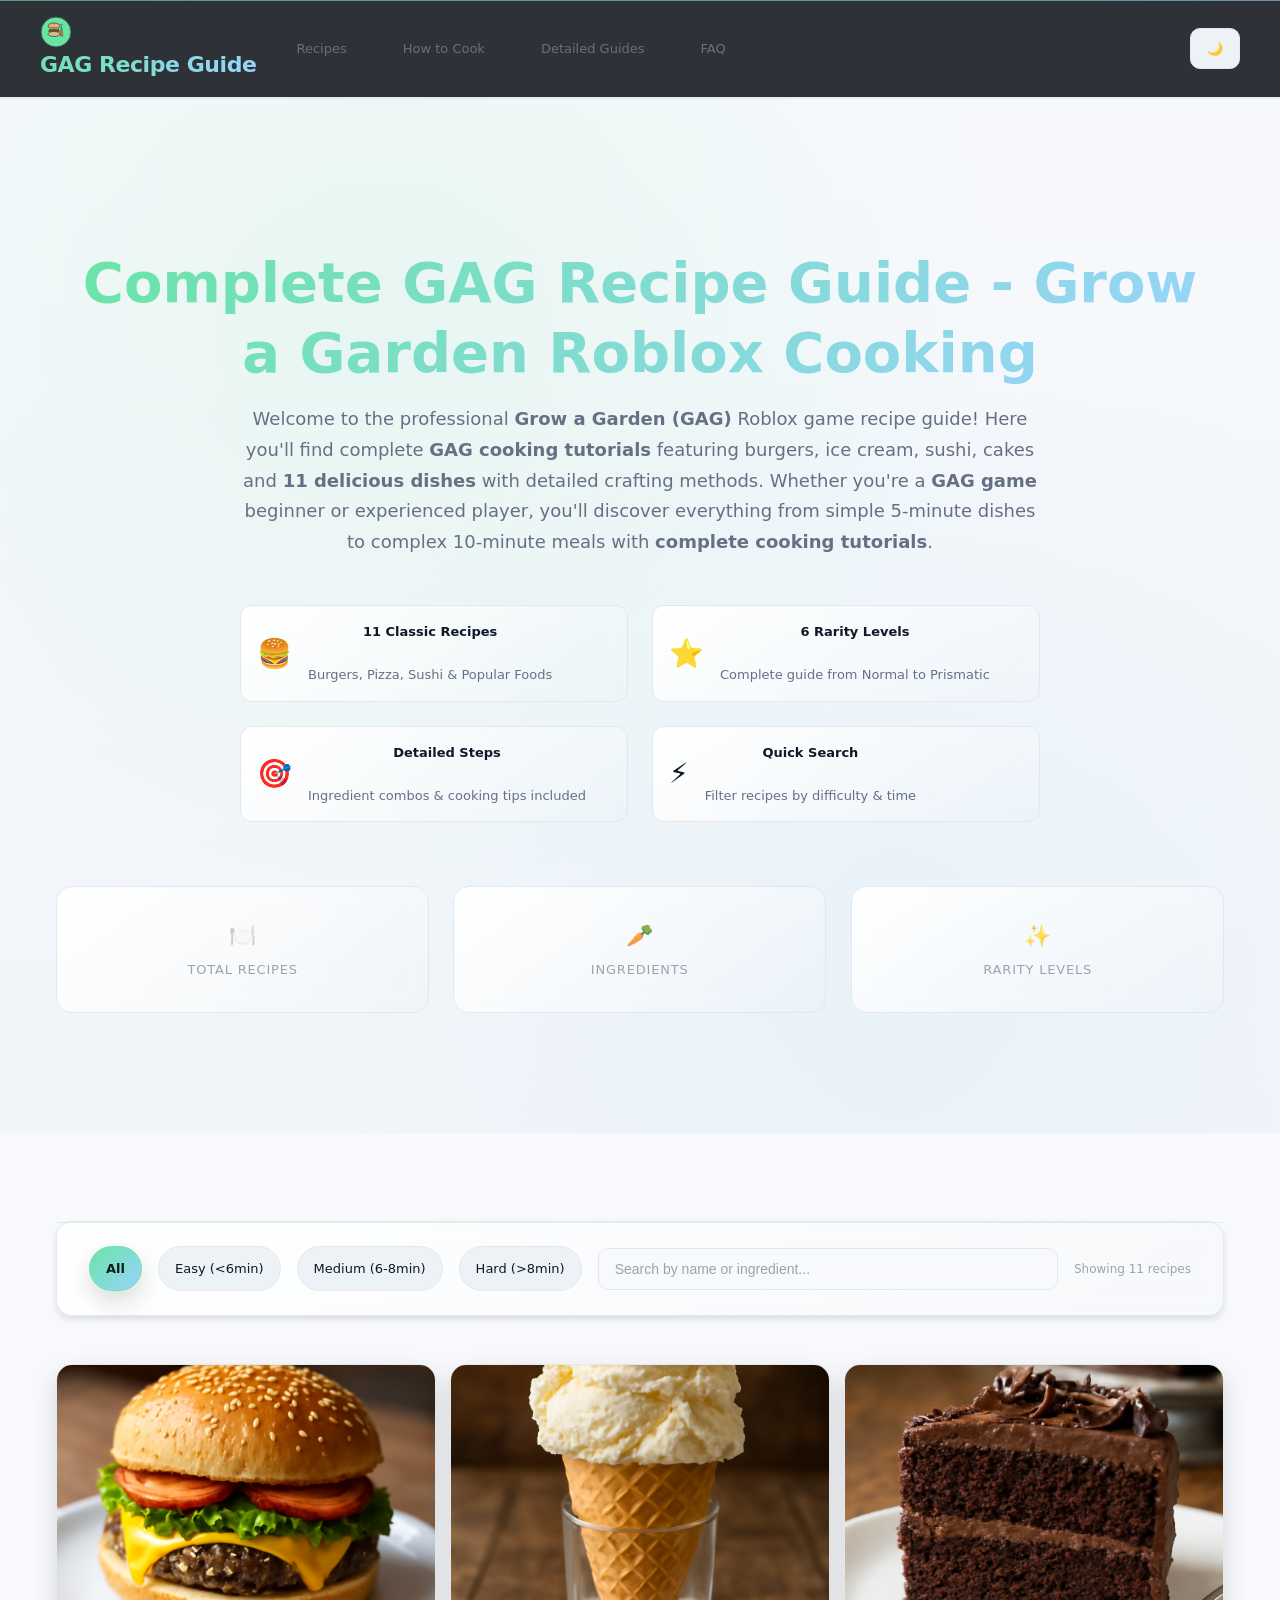
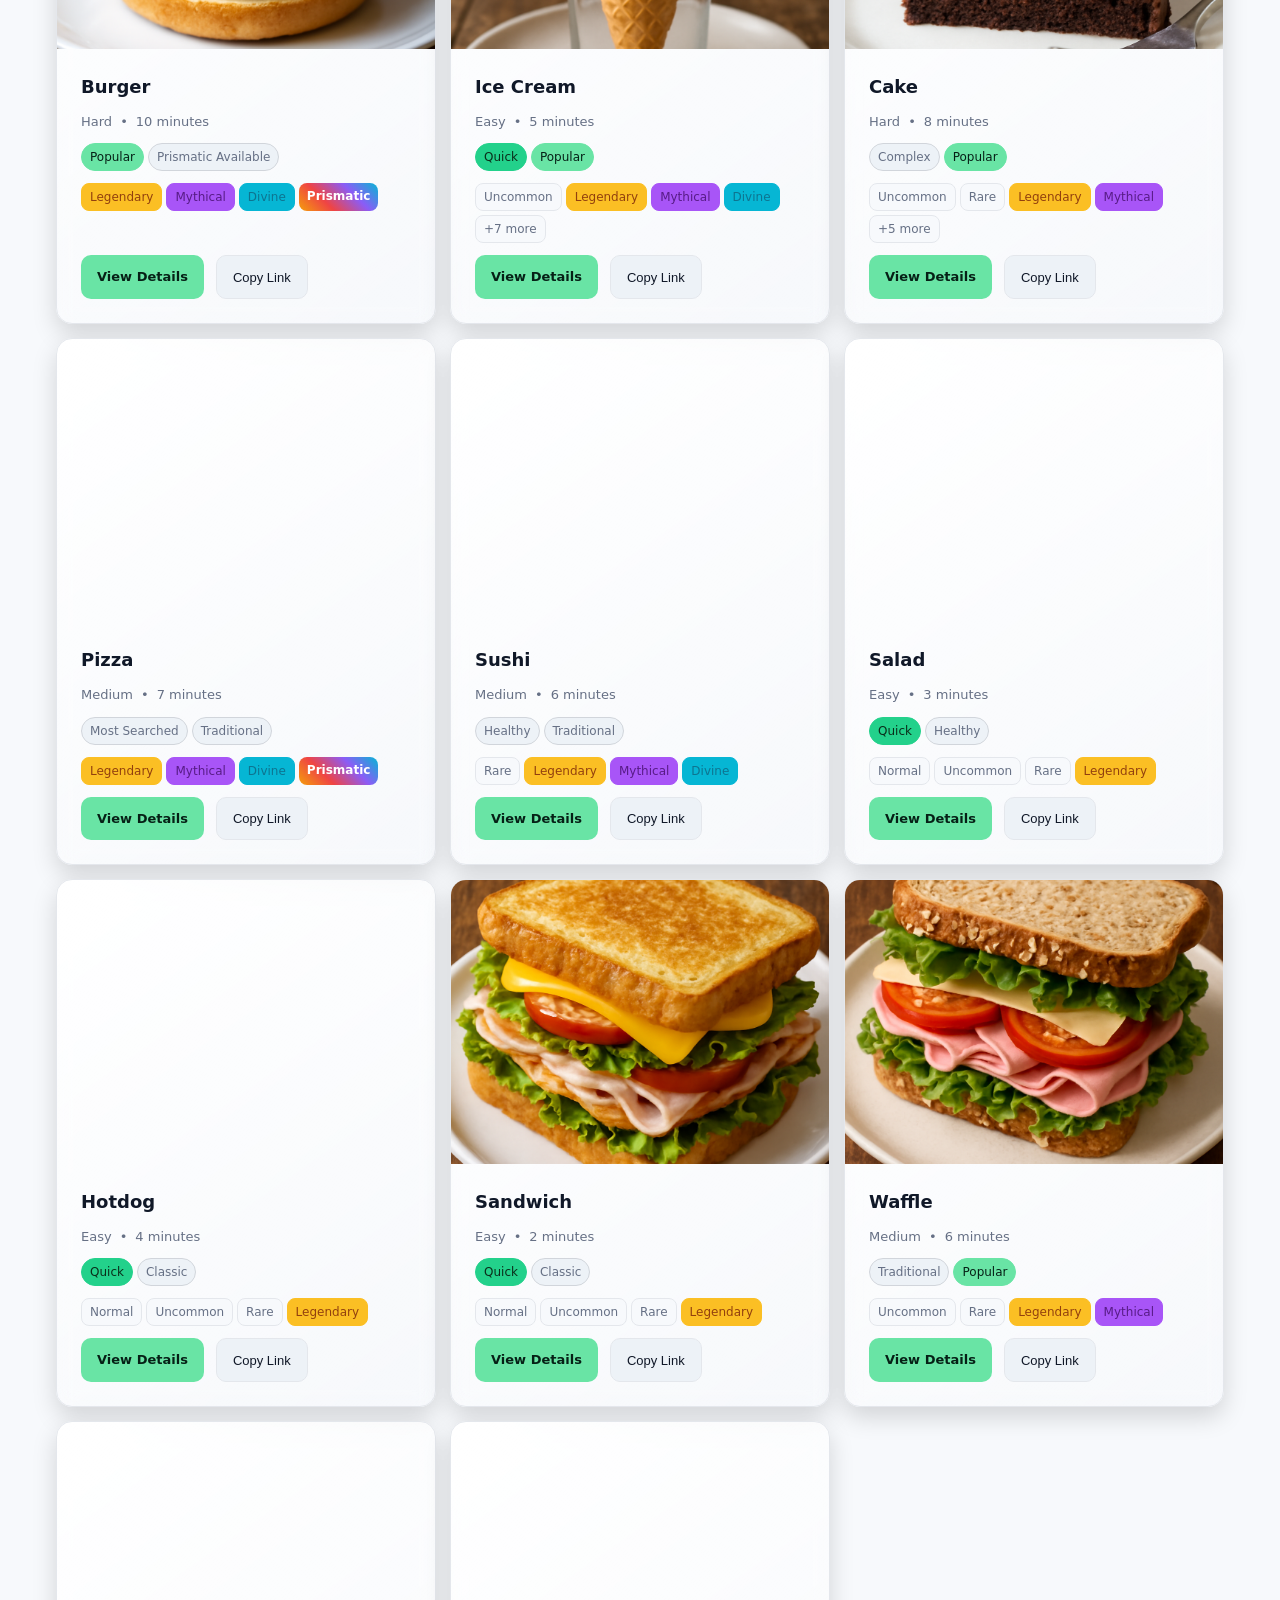
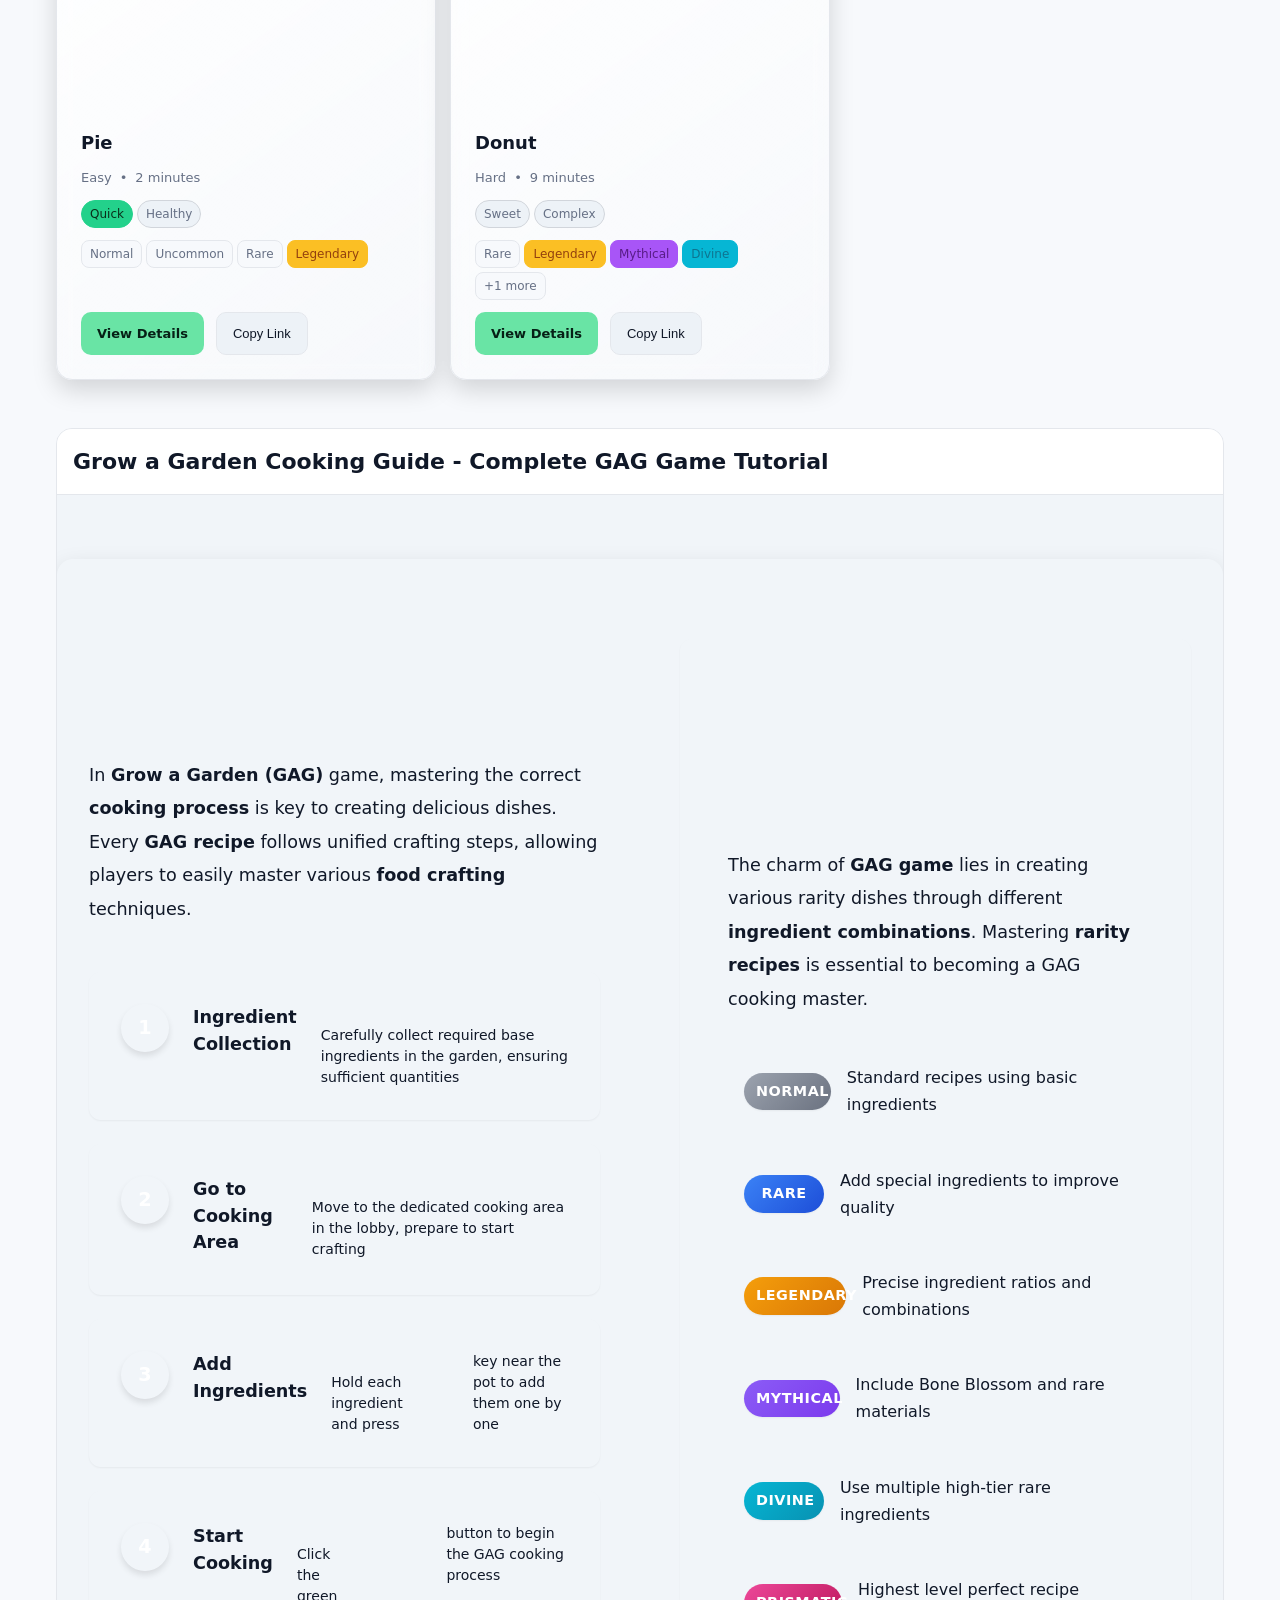
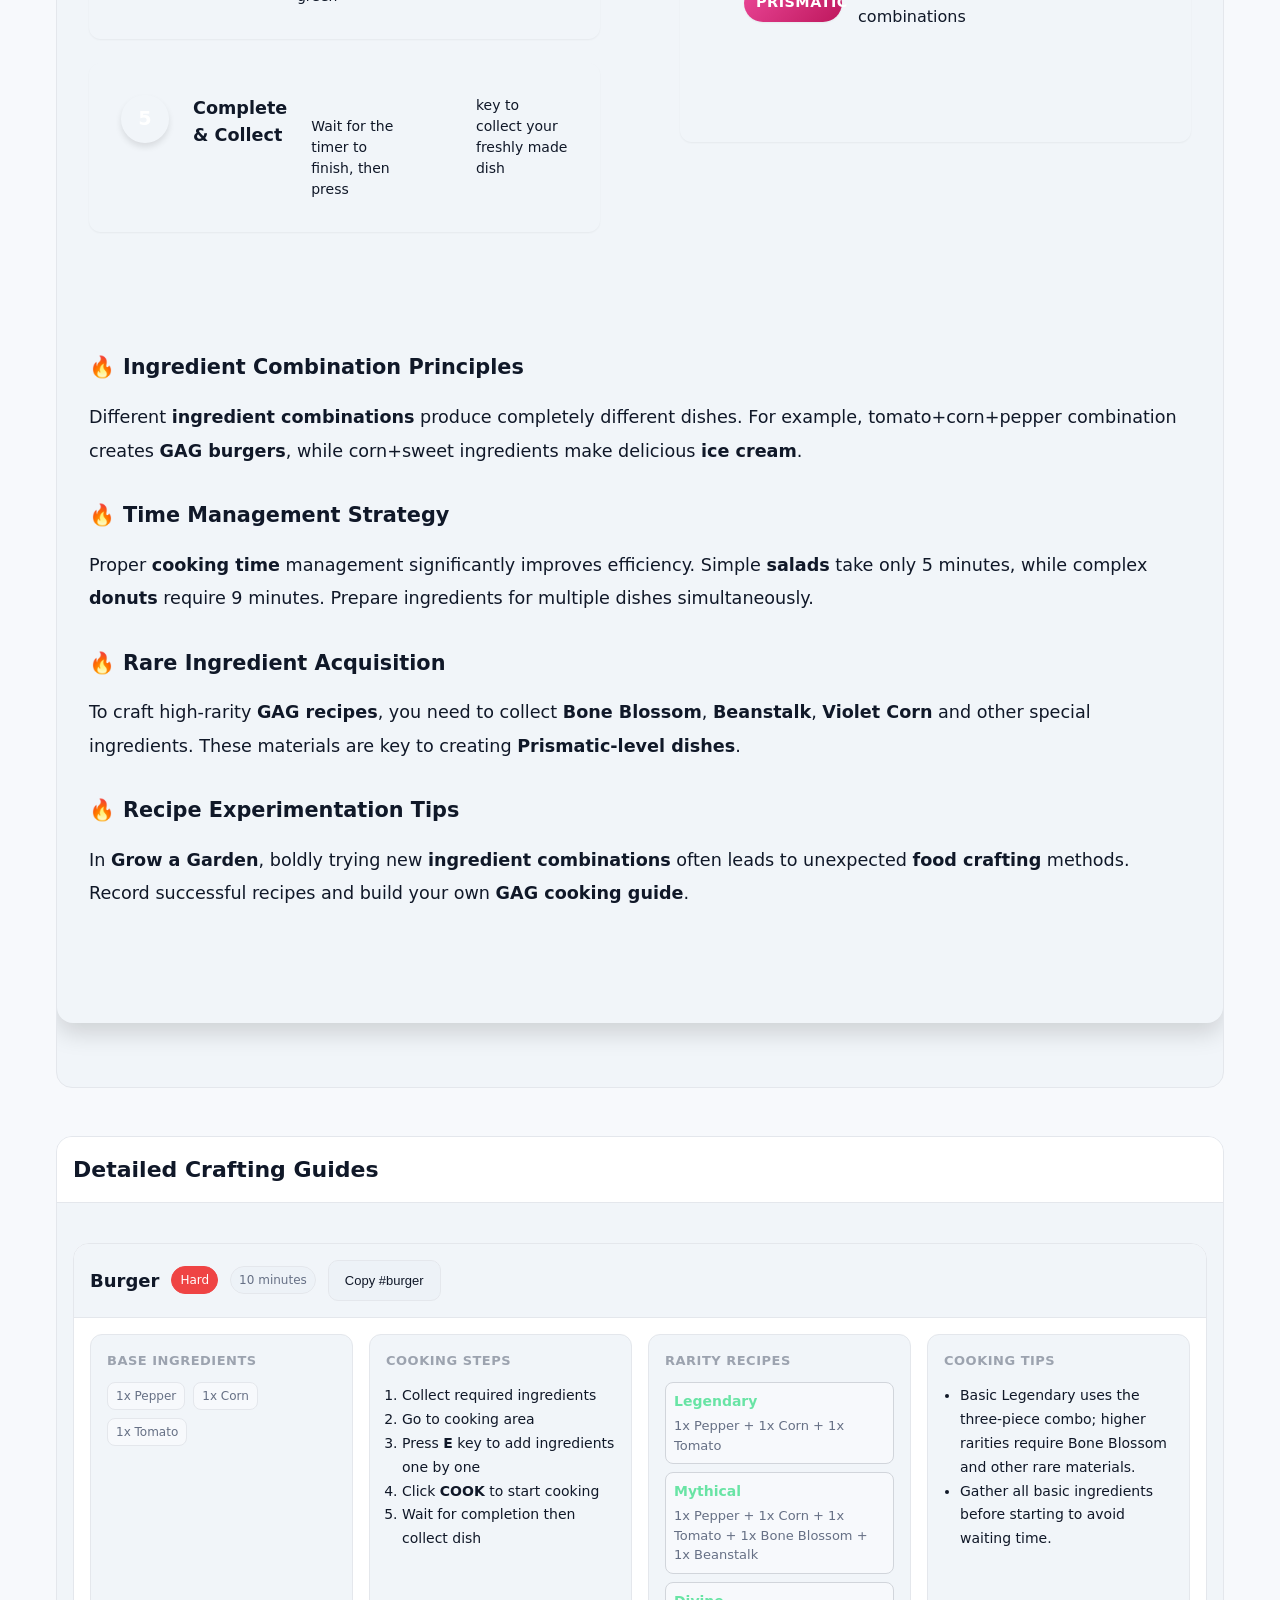
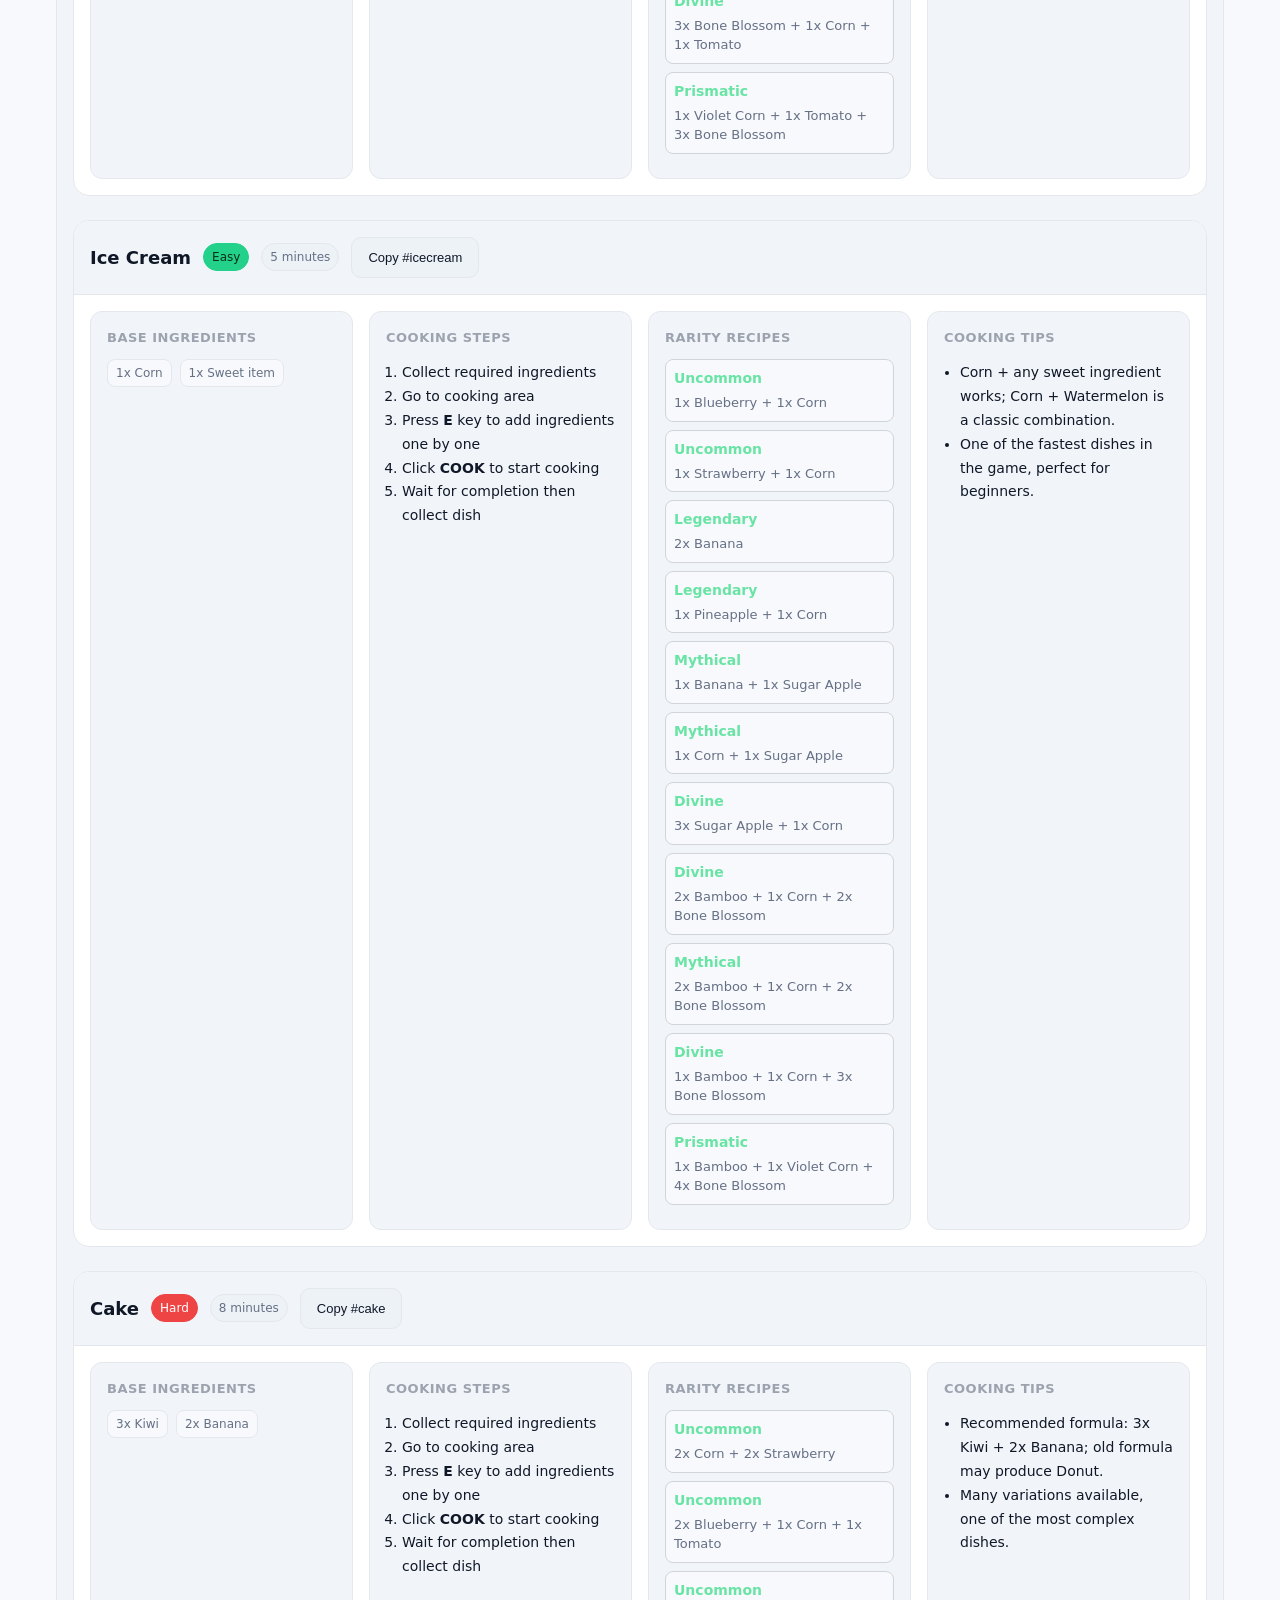
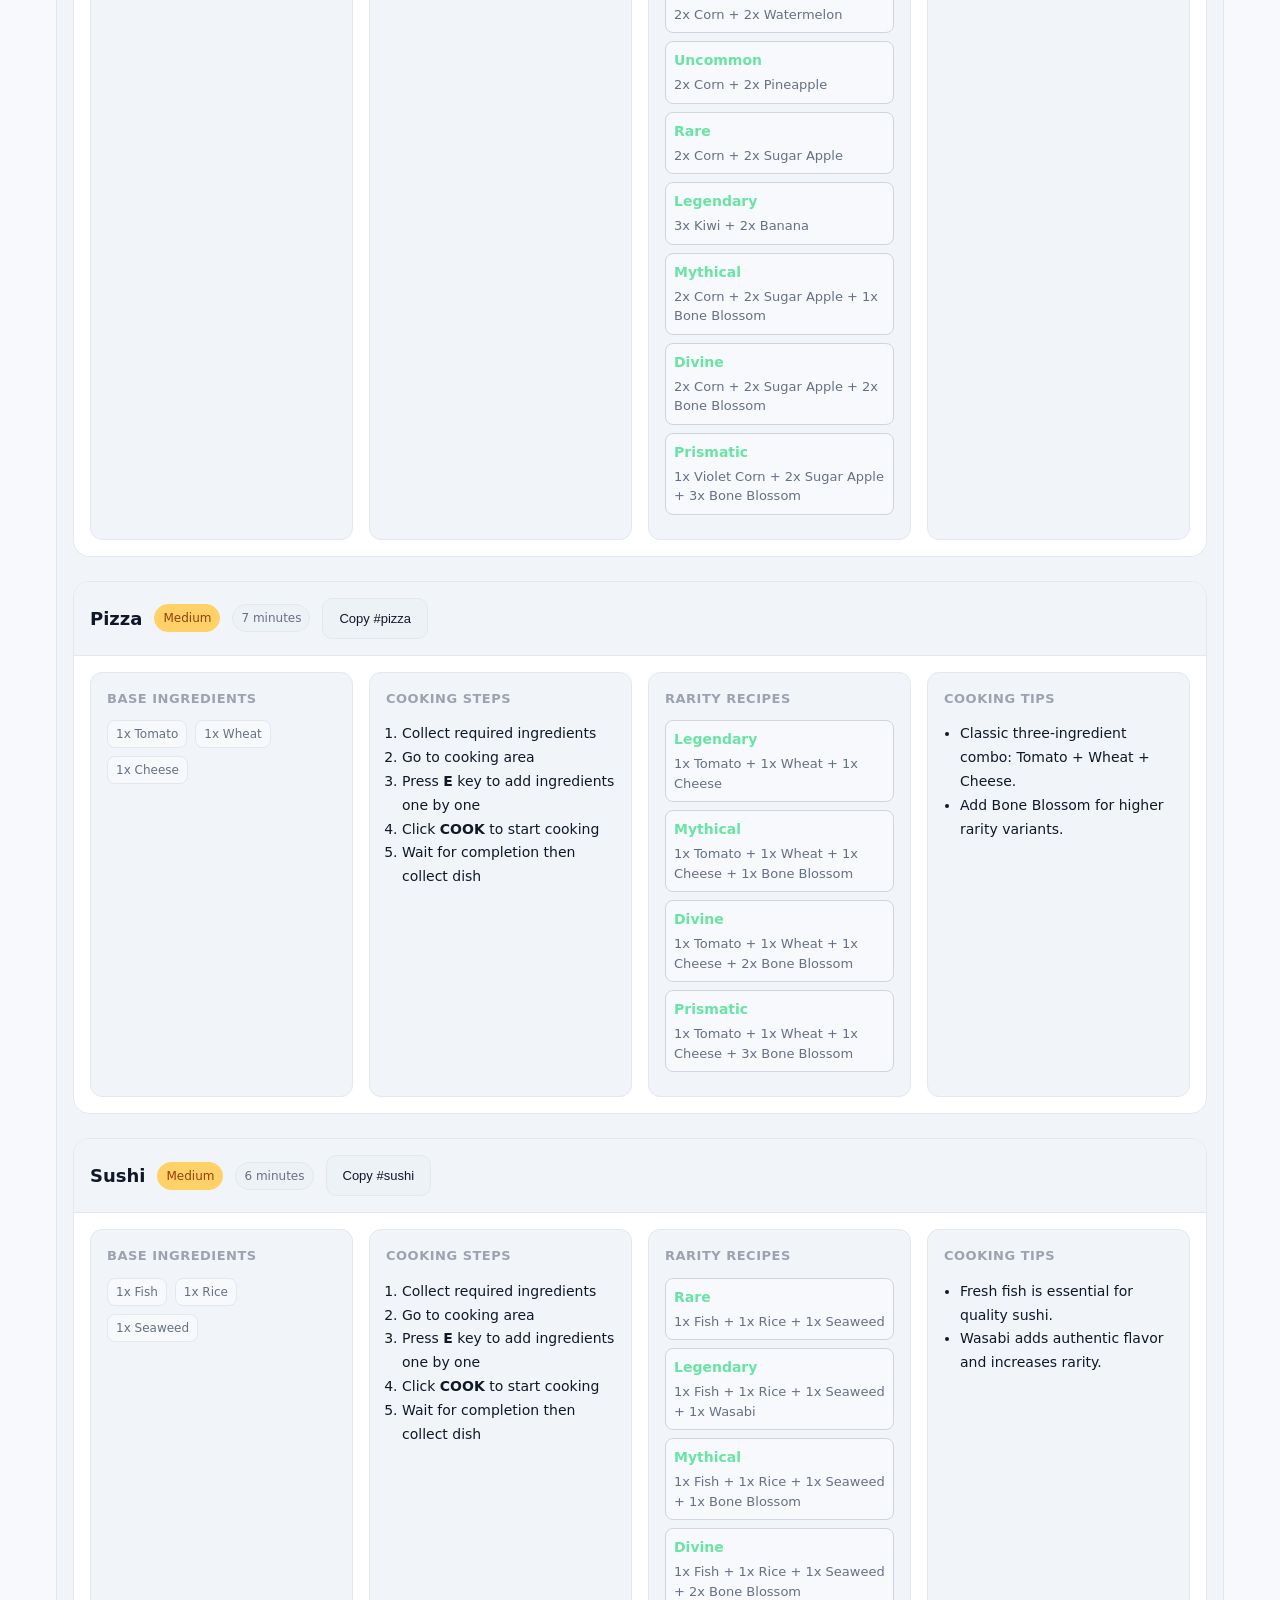
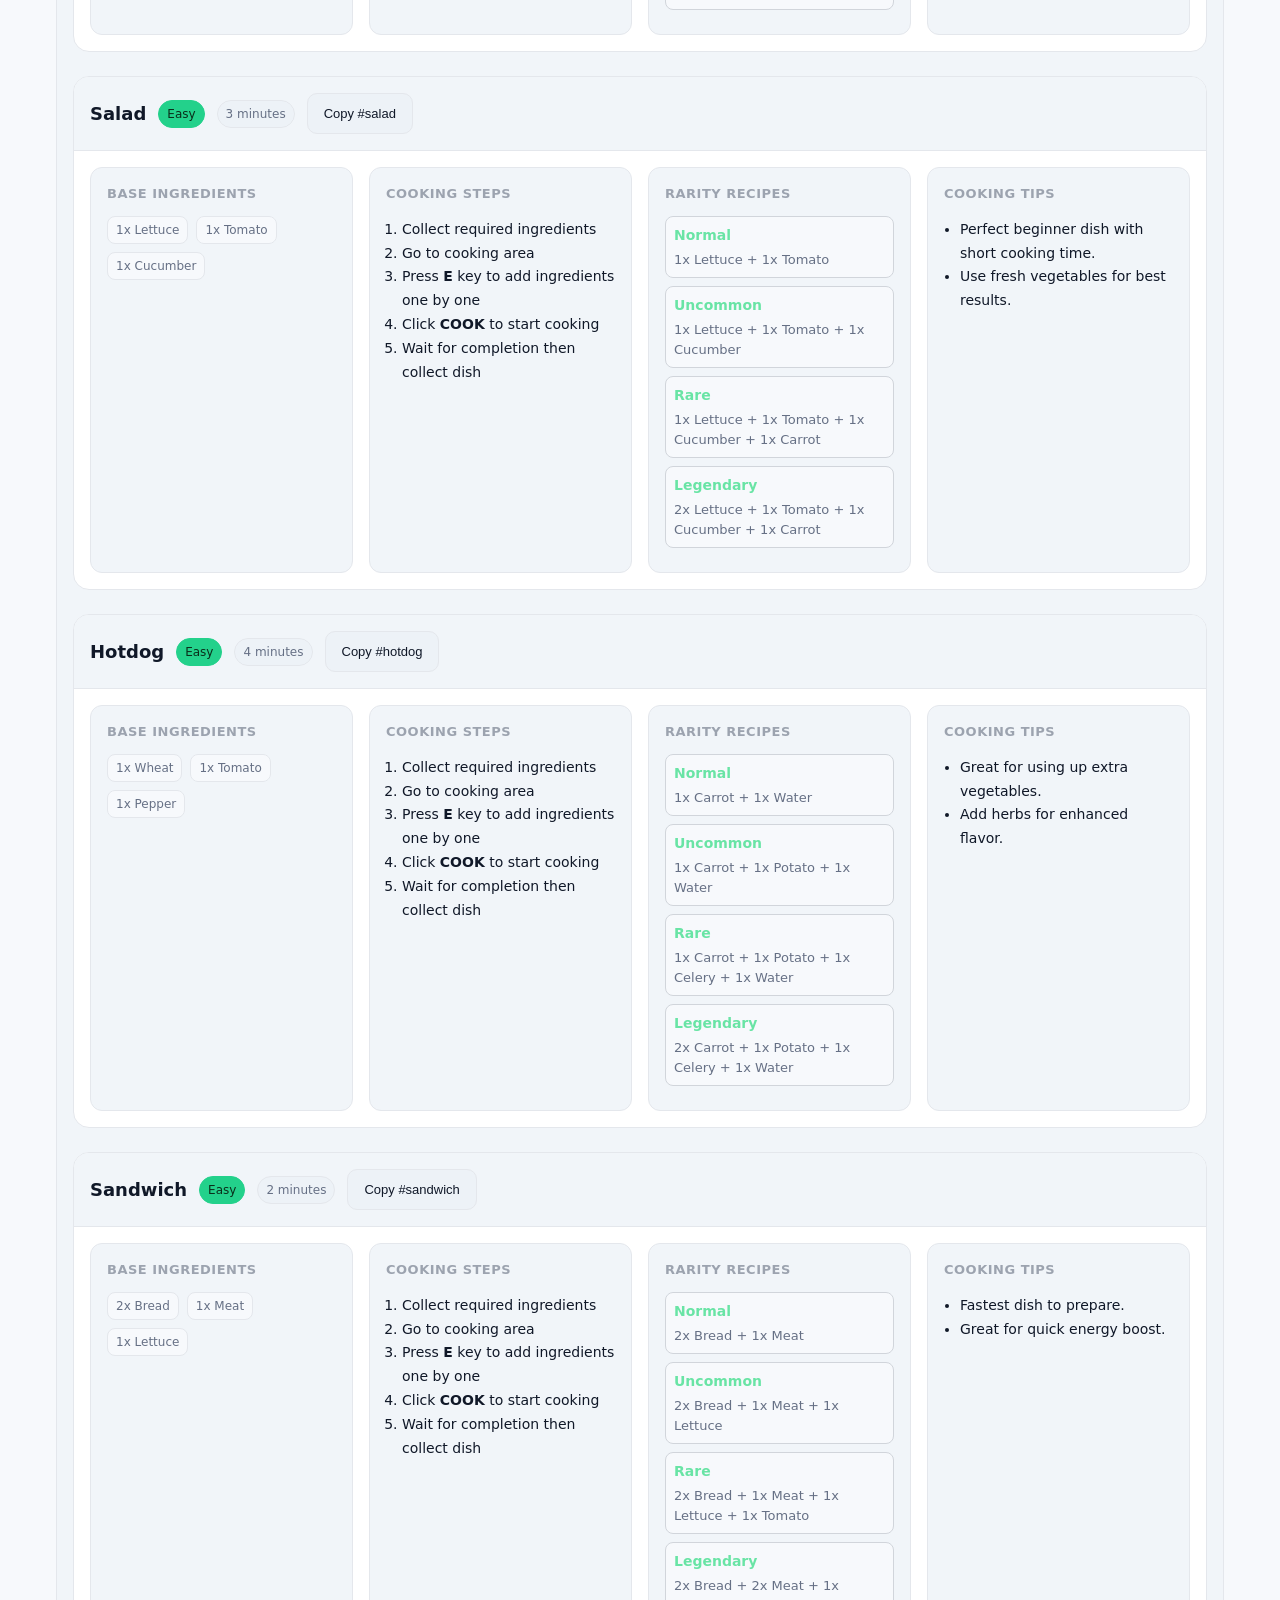
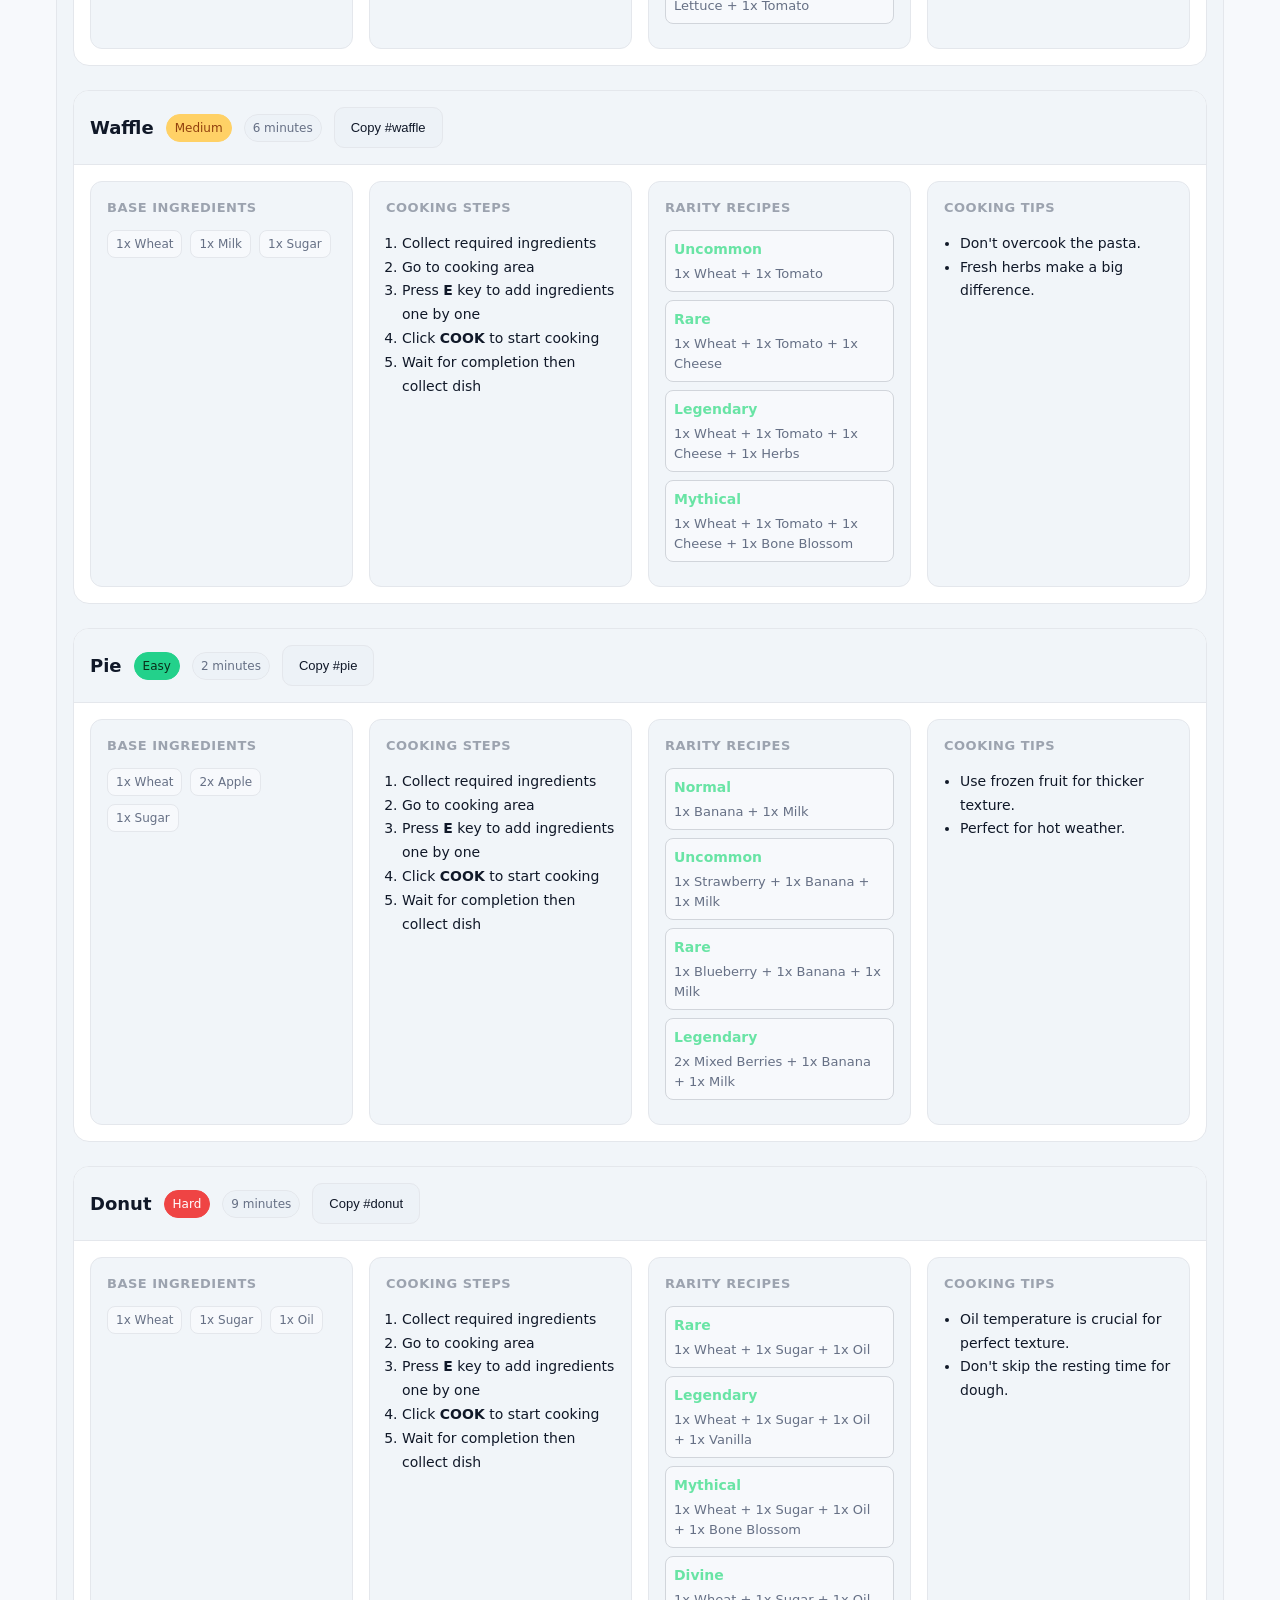
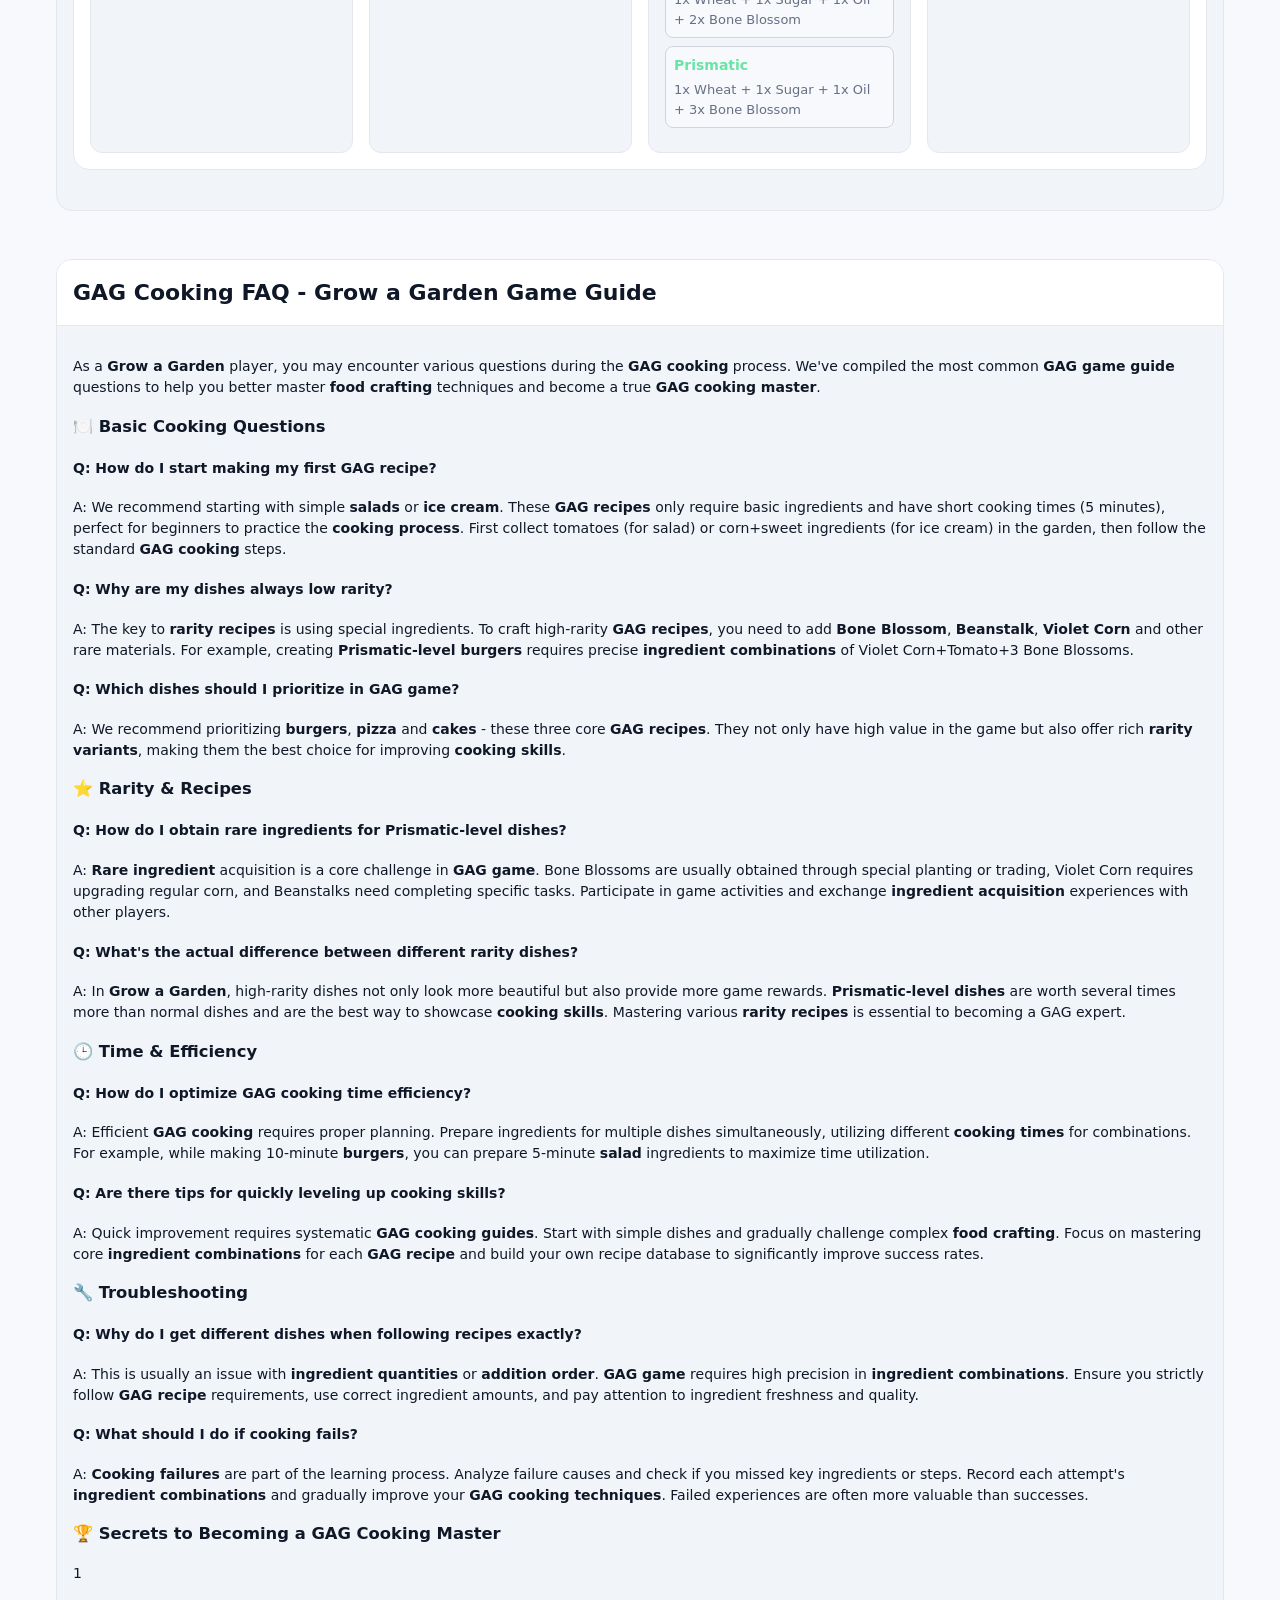
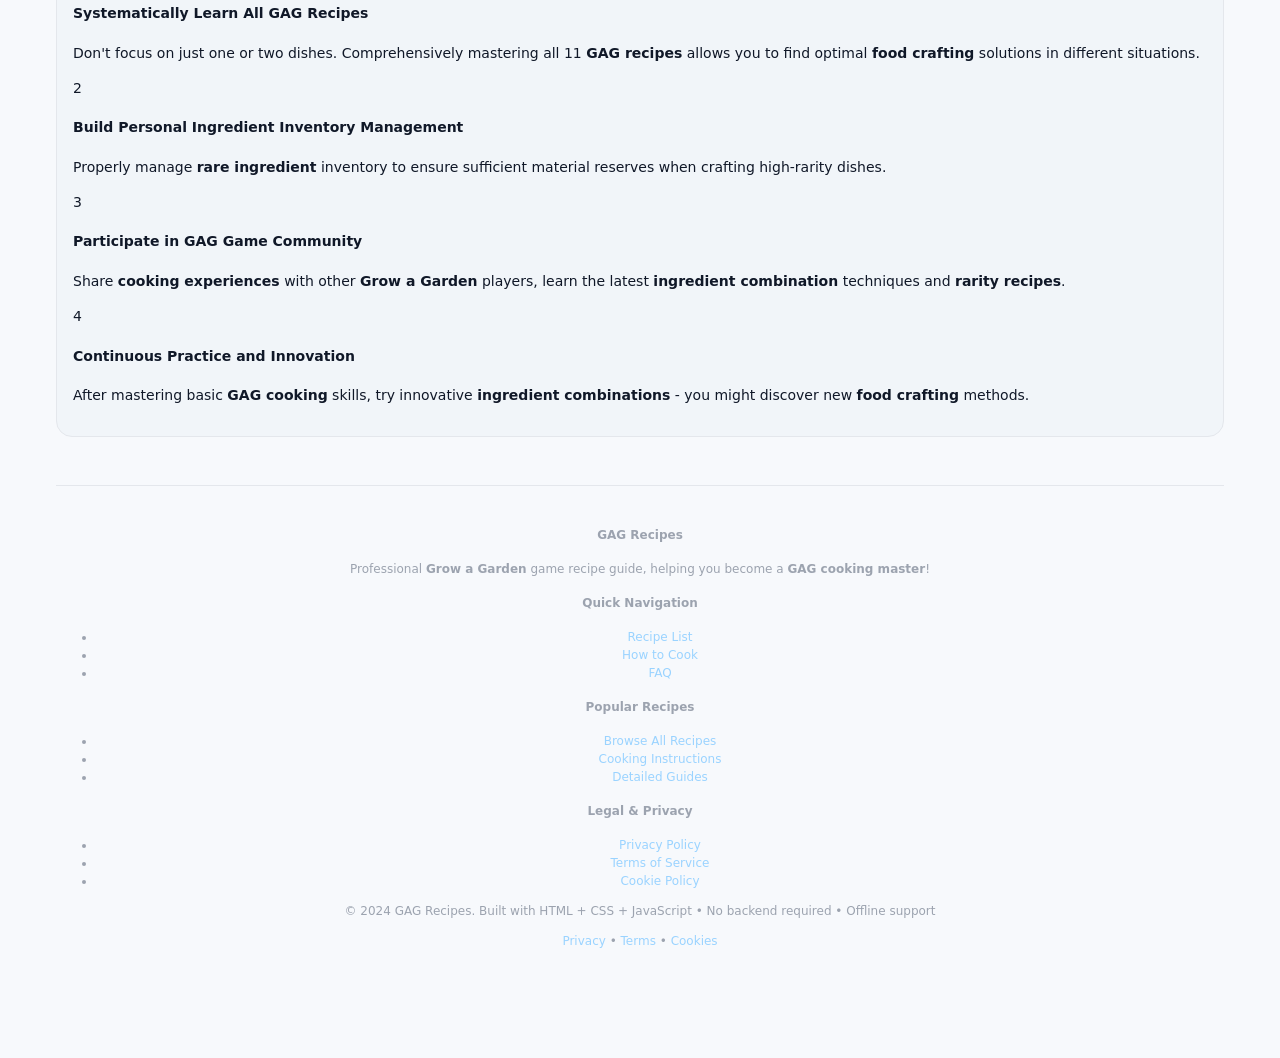
<file: index.html>
<!DOCTYPE html>
<html lang="en">
<head>
  <meta charset="UTF-8"/>
  <meta name="viewport" content="width=device-width, initial-scale=1"/>
  
  <!-- Core SEO Tags -->
  <title>Complete GAG Recipe Guide - Grow a Garden Roblox Cooking Recipes | 11 Food Crafting Tutorials</title>
  <meta name="description" content="Professional Grow a Garden (GAG) Roblox game recipe guide. Detailed tutorials for burgers, ice cream, sushi, cakes and 11 delicious foods with rarity recipes, ingredient combinations and cooking tips. From simple 5-minute dishes to complex 10-minute meals, become a GAG cooking master!"/>
  <meta name="keywords" content="Grow a Garden, GAG, Roblox game, recipe guide, cooking tutorial, food crafting, burger recipe, ice cream guide, sushi tutorial, cake cooking, game guide, rarity recipes, ingredient combinations"/>
  <meta name="author" content="GAG Recipes Team"/>
  <meta name="robots" content="index, follow, max-image-preview:large, max-snippet:-1, max-video-preview:-1"/>
  <link rel="canonical" href="https://gag-recipes.net/"/>
  
  <!-- Language and Region -->
  <meta name="language" content="en"/>
  <meta name="geo.region" content="US"/>
  <meta name="geo.placename" content="United States"/>
  
  <!-- Preload Critical Resources -->
  <link rel="preload" href="./assets/tokens.css" as="style"/>
  <link rel="preload" href="./assets/components.css" as="style"/>
  <link rel="preload" href="./assets/recipes.json?v=2.6" as="fetch" crossorigin/>
  <link rel="dns-prefetch" href="//fonts.googleapis.com"/>
  <link rel="dns-prefetch" href="//www.googletagmanager.com"/>
  <link rel="dns-prefetch" href="//pagead2.googlesyndication.com"/>
  <link rel="dns-prefetch" href="//click.pageview.click"/>
  
  <!-- Stylesheets -->
  <link rel="stylesheet" href="./assets/tokens.css?v=1.1"/>
  <link rel="stylesheet" href="./assets/components.css?v=1.2"/>
  
  <!-- Open Graph Social Media Optimization -->
  <meta property="og:title" content="Complete GAG Recipe Guide - Grow a Garden Roblox Cooking"/>
  <meta property="og:description" content="Professional GAG game recipe guide with 11 food crafting tutorials, from burgers to cakes with complete cooking instructions"/>
  <meta property="og:type" content="website"/>
  <meta property="og:url" content="https://gag-recipes.net/"/>
  <meta property="og:image" content="https://gag-recipes.net/images/og-image.svg"/>
  <meta property="og:image:width" content="1200"/>
  <meta property="og:image:height" content="630"/>
  <meta property="og:site_name" content="GAG Recipes"/>
  <meta property="og:locale" content="en_US"/>
  
  <!-- Twitter Card -->
  <meta name="twitter:card" content="summary_large_image"/>
  <meta name="twitter:title" content="Complete GAG Recipe Guide - Grow a Garden Roblox Cooking"/>
  <meta name="twitter:description" content="Professional GAG game recipe guide with 11 food crafting tutorials"/>
  <meta name="twitter:image" content="https://gag-recipes.net/images/og-image.svg"/>
  
  <script defer data-domain="gag-recipes.net" src="https://app.pageview.app/js/script.js"></script>
  

  <!-- Theme and Icons -->
  <meta name="theme-color" content="#69e4a5"/>
  <meta name="msapplication-TileColor" content="#69e4a5"/>
  <link rel="icon" type="image/x-icon" href="./favicon.ico"/>
  <link rel="icon" type="image/svg+xml" href="./favicon.svg"/>
  <link rel="apple-touch-icon" sizes="180x180" href="./favicon.svg"/>
  <link rel="manifest" href="./site.webmanifest"/>
  
  <!-- Structured Data Preview -->
  <script type="application/ld+json">
  {
    "@context": "https://schema.org",
    "@type": "WebSite",
    "name": "GAG Recipes - Complete Grow a Garden Recipe Guide",
    "url": "https://gag-recipes.net/",
    "description": "Professional Grow a Garden (GAG) Roblox game recipe guide",
    "potentialAction": {
      "@type": "SearchAction",
      "target": "https://gag-recipes.net/?search={search_term_string}",
      "query-input": "required name=search_term_string"
    },
    "publisher": {
      "@type": "Organization",
      "name": "GAG Recipes Team",
      "url": "https://gag-recipes.net/"
    }
  }
  </script>
</head>
<body>
<header class="site-header">
  <nav class="nav container">
    <div class="brand">
      <img src="./favicon.svg" alt="GAG Recipes Logo" class="brand-logo" loading="eager">
      GAG Recipe Guide
    </div>
    <a href="#recipes">Recipes</a>
    <a href="#howto">How to Cook</a>
    <a href="#details">Detailed Guides</a>
    <a href="#faq">FAQ</a>
    <div class="spacer"></div>
    <button id="themeToggle" class="btn">🌙</button>
  </nav>
</header>

<!-- Hero Section -->
<section class="hero-section" id="top">
  <div class="container">
    <div class="hero-content">
      <h1 class="hero-title">Complete GAG Recipe Guide - Grow a Garden Roblox Cooking</h1>
      <p class="hero-subtitle">
        Welcome to the professional <strong>Grow a Garden (GAG)</strong> Roblox game recipe guide! Here you'll find complete <strong>GAG cooking tutorials</strong> featuring burgers, ice cream, sushi, cakes and <strong>11 delicious dishes</strong> with detailed crafting methods. Whether you're a <strong>GAG game</strong> beginner or experienced player, you'll discover everything from simple 5-minute dishes to complex 10-minute meals with <strong>complete cooking tutorials</strong>.
      </p>
      <div class="hero-features">
        <div class="feature-grid">
          <div class="feature-item">
            <span class="feature-icon">🍔</span>
            <span class="feature-text"><strong>11 Classic Recipes</strong><br/>Burgers, Pizza, Sushi & Popular Foods</span>
          </div>
          <div class="feature-item">
            <span class="feature-icon">⭐</span>
            <span class="feature-text"><strong>6 Rarity Levels</strong><br/>Complete guide from Normal to Prismatic</span>
          </div>
          <div class="feature-item">
            <span class="feature-icon">🎯</span>
            <span class="feature-text"><strong>Detailed Steps</strong><br/>Ingredient combos & cooking tips included</span>
          </div>
          <div class="feature-item">
            <span class="feature-icon">⚡</span>
            <span class="feature-text"><strong>Quick Search</strong><br/>Filter recipes by difficulty & time</span>
          </div>
        </div>
      </div>
    </div>
    
    <!-- KPI Metrics -->
  <section class="kpi" id="kpi">
      <div class="kpi-card">
        <div class="kpi-icon">🍽️</div>
        <div class="kpi-value loading" id="kpiRecipes" data-value="—">—</div>
        <div class="kpi-label">Total Recipes</div>
      </div>
      <div class="kpi-card">
        <div class="kpi-icon">🥕</div>
        <div class="kpi-value loading" id="kpiIngredients" data-value="—">—</div>
        <div class="kpi-label">Ingredients</div>
      </div>
      <div class="kpi-card">
        <div class="kpi-icon">✨</div>
        <div class="kpi-value loading" id="kpiRarities" data-value="—">—</div>
        <div class="kpi-label">Rarity Levels</div>
      </div>
    </section>
  </div>
  </section>

<main class="container">

  <!-- Toolbar -->
  <section class="toolbar">
    <div class="chip active" data-filter="All">All</div>
    <div class="chip" data-filter="Easy">Easy (&lt;6min)</div>
    <div class="chip" data-filter="Medium">Medium (6-8min)</div>
    <div class="chip" data-filter="Hard">Hard (&gt;8min)</div>
    <div class="search">
      <input id="search" type="text" placeholder="Search by name or ingredient..."/>
    </div>
    <div class="count" id="count">Showing — recipes</div>
  </section>

  <!-- Recipe Card List -->
  <section class="grid grid-3" id="recipes" aria-live="polite">
    <div class="loading">Loading recipes...</div>
  </section>

  <!-- Universal Cooking Method -->
  <section class="section" id="howto">
    <div class="section-header">
      <h2>Grow a Garden Cooking Guide - Complete GAG Game Tutorial</h2>
    </div>
    <div class="section-body howto">
      <div class="content-grid">
        <div class="content-column">
          <h3>🎯 Basic Cooking Process</h3>
          <p>In <strong>Grow a Garden (GAG)</strong> game, mastering the correct <strong>cooking process</strong> is key to creating delicious dishes. Every <strong>GAG recipe</strong> follows unified crafting steps, allowing players to easily master various <strong>food crafting</strong> techniques.</p>
          
          <ol class="cooking-steps">
            <li><strong>Ingredient Collection</strong><br/>Carefully collect required base ingredients in the garden, ensuring sufficient quantities</li>
            <li><strong>Go to Cooking Area</strong><br/>Move to the dedicated cooking area in the lobby, prepare to start crafting</li>
            <li><strong>Add Ingredients</strong><br/>Hold each ingredient and press <b>E</b> key near the pot to add them one by one</li>
            <li><strong>Start Cooking</strong><br/>Click the green <b>COOK</b> button to begin the GAG cooking process</li>
            <li><strong>Complete & Collect</strong><br/>Wait for the timer to finish, then press <b>E</b> key to collect your freshly made dish</li>
      </ol>
        </div>
        
        <div class="content-column">
          <h3>⭐ Rarity Enhancement Tips</h3>
          <p>The charm of <strong>GAG game</strong> lies in creating various rarity dishes through different <strong>ingredient combinations</strong>. Mastering <strong>rarity recipes</strong> is essential to becoming a GAG cooking master.</p>
          
          <div class="rarity-guide">
            <div class="rarity-item">
              <span class="rarity-badge normal">Normal</span>
              <span>Standard recipes using basic ingredients</span>
            </div>
            <div class="rarity-item">
              <span class="rarity-badge rare">Rare</span>
              <span>Add special ingredients to improve quality</span>
            </div>
            <div class="rarity-item">
              <span class="rarity-badge legendary">Legendary</span>
              <span>Precise ingredient ratios and combinations</span>
            </div>
            <div class="rarity-item">
              <span class="rarity-badge mythical">Mythical</span>
              <span>Include Bone Blossom and rare materials</span>
            </div>
            <div class="rarity-item">
              <span class="rarity-badge divine">Divine</span>
              <span>Use multiple high-tier rare ingredients</span>
            </div>
            <div class="rarity-item">
              <span class="rarity-badge prismatic">Prismatic</span>
              <span>Highest level perfect recipe combinations</span>
            </div>
          </div>
        </div>
      </div>
      
      <div class="pro-tips">
        <h3>🔥 Professional Cooking Tips</h3>
        <div class="tips-grid">
          <div class="tip-card">
            <h4>Ingredient Combination Principles</h4>
            <p>Different <strong>ingredient combinations</strong> produce completely different dishes. For example, tomato+corn+pepper combination creates <strong>GAG burgers</strong>, while corn+sweet ingredients make delicious <strong>ice cream</strong>.</p>
          </div>
          <div class="tip-card">
            <h4>Time Management Strategy</h4>
            <p>Proper <strong>cooking time</strong> management significantly improves efficiency. Simple <strong>salads</strong> take only 5 minutes, while complex <strong>donuts</strong> require 9 minutes. Prepare ingredients for multiple dishes simultaneously.</p>
          </div>
          <div class="tip-card">
            <h4>Rare Ingredient Acquisition</h4>
            <p>To craft high-rarity <strong>GAG recipes</strong>, you need to collect <strong>Bone Blossom</strong>, <strong>Beanstalk</strong>, <strong>Violet Corn</strong> and other special ingredients. These materials are key to creating <strong>Prismatic-level dishes</strong>.</p>
          </div>
          <div class="tip-card">
            <h4>Recipe Experimentation Tips</h4>
            <p>In <strong>Grow a Garden</strong>, boldly trying new <strong>ingredient combinations</strong> often leads to unexpected <strong>food crafting</strong> methods. Record successful recipes and build your own <strong>GAG cooking guide</strong>.</p>
          </div>
        </div>
      </div>
    </div>
  </section>

  <!-- Detailed Guides -->
  <section class="section" id="details">
    <div class="section-header">
      <h2>Detailed Crafting Guides</h2>
    </div>
    <div class="section-body" id="detailsBody">
      <div class="loading">Loading detailed guides...</div>
    </div>
  </section>

  <!-- FAQ Section -->
  <section class="section" id="faq">
    <div class="section-header">
      <h2>GAG Cooking FAQ - Grow a Garden Game Guide</h2>
    </div>
    <div class="section-body">
      <div class="faq-intro">
        <p>As a <strong>Grow a Garden</strong> player, you may encounter various questions during the <strong>GAG cooking</strong> process. We've compiled the most common <strong>GAG game guide</strong> questions to help you better master <strong>food crafting</strong> techniques and become a true <strong>GAG cooking master</strong>.</p>
      </div>
      
      <div class="faq-grid">
        <div class="faq-section">
          <h3>🍽️ Basic Cooking Questions</h3>
          <div class="faq-list">
            <div class="faq-item">
              <h4>Q: How do I start making my first GAG recipe?</h4>
              <p>A: We recommend starting with simple <strong>salads</strong> or <strong>ice cream</strong>. These <strong>GAG recipes</strong> only require basic ingredients and have short cooking times (5 minutes), perfect for beginners to practice the <strong>cooking process</strong>. First collect tomatoes (for salad) or corn+sweet ingredients (for ice cream) in the garden, then follow the standard <strong>GAG cooking</strong> steps.</p>
            </div>
            
            <div class="faq-item">
              <h4>Q: Why are my dishes always low rarity?</h4>
              <p>A: The key to <strong>rarity recipes</strong> is using special ingredients. To craft high-rarity <strong>GAG recipes</strong>, you need to add <strong>Bone Blossom</strong>, <strong>Beanstalk</strong>, <strong>Violet Corn</strong> and other rare materials. For example, creating <strong>Prismatic-level burgers</strong> requires precise <strong>ingredient combinations</strong> of Violet Corn+Tomato+3 Bone Blossoms.</p>
            </div>
            
            <div class="faq-item">
              <h4>Q: Which dishes should I prioritize in GAG game?</h4>
              <p>A: We recommend prioritizing <strong>burgers</strong>, <strong>pizza</strong> and <strong>cakes</strong> - these three core <strong>GAG recipes</strong>. They not only have high value in the game but also offer rich <strong>rarity variants</strong>, making them the best choice for improving <strong>cooking skills</strong>.</p>
            </div>
          </div>
        </div>
        
        <div class="faq-section">
          <h3>⭐ Rarity & Recipes</h3>
          <div class="faq-list">
            <div class="faq-item">
              <h4>Q: How do I obtain rare ingredients for Prismatic-level dishes?</h4>
              <p>A: <strong>Rare ingredient</strong> acquisition is a core challenge in <strong>GAG game</strong>. Bone Blossoms are usually obtained through special planting or trading, Violet Corn requires upgrading regular corn, and Beanstalks need completing specific tasks. Participate in game activities and exchange <strong>ingredient acquisition</strong> experiences with other players.</p>
            </div>
            
            <div class="faq-item">
              <h4>Q: What's the actual difference between different rarity dishes?</h4>
              <p>A: In <strong>Grow a Garden</strong>, high-rarity dishes not only look more beautiful but also provide more game rewards. <strong>Prismatic-level dishes</strong> are worth several times more than normal dishes and are the best way to showcase <strong>cooking skills</strong>. Mastering various <strong>rarity recipes</strong> is essential to becoming a GAG expert.</p>
            </div>
          </div>
        </div>
        
        <div class="faq-section">
          <h3>🕒 Time & Efficiency</h3>
          <div class="faq-list">
            <div class="faq-item">
              <h4>Q: How do I optimize GAG cooking time efficiency?</h4>
              <p>A: Efficient <strong>GAG cooking</strong> requires proper planning. Prepare ingredients for multiple dishes simultaneously, utilizing different <strong>cooking times</strong> for combinations. For example, while making 10-minute <strong>burgers</strong>, you can prepare 5-minute <strong>salad</strong> ingredients to maximize time utilization.</p>
            </div>
            
            <div class="faq-item">
              <h4>Q: Are there tips for quickly leveling up cooking skills?</h4>
              <p>A: Quick improvement requires systematic <strong>GAG cooking guides</strong>. Start with simple dishes and gradually challenge complex <strong>food crafting</strong>. Focus on mastering core <strong>ingredient combinations</strong> for each <strong>GAG recipe</strong> and build your own recipe database to significantly improve success rates.</p>
            </div>
      </div>
      </div>
        
        <div class="faq-section">
          <h3>🔧 Troubleshooting</h3>
          <div class="faq-list">
            <div class="faq-item">
              <h4>Q: Why do I get different dishes when following recipes exactly?</h4>
              <p>A: This is usually an issue with <strong>ingredient quantities</strong> or <strong>addition order</strong>. <strong>GAG game</strong> requires high precision in <strong>ingredient combinations</strong>. Ensure you strictly follow <strong>GAG recipe</strong> requirements, use correct ingredient amounts, and pay attention to ingredient freshness and quality.</p>
            </div>
            
            <div class="faq-item">
              <h4>Q: What should I do if cooking fails?</h4>
              <p>A: <strong>Cooking failures</strong> are part of the learning process. Analyze failure causes and check if you missed key ingredients or steps. Record each attempt's <strong>ingredient combinations</strong> and gradually improve your <strong>GAG cooking techniques</strong>. Failed experiences are often more valuable than successes.</p>
            </div>
          </div>
      </div>
      </div>
      
      <div class="success-tips">
        <h3>🏆 Secrets to Becoming a GAG Cooking Master</h3>
        <div class="tips-highlight">
          <div class="tip-highlight">
            <span class="tip-number">1</span>
            <div class="tip-content">
              <h4>Systematically Learn All GAG Recipes</h4>
              <p>Don't focus on just one or two dishes. Comprehensively mastering all 11 <strong>GAG recipes</strong> allows you to find optimal <strong>food crafting</strong> solutions in different situations.</p>
            </div>
          </div>
          
          <div class="tip-highlight">
            <span class="tip-number">2</span>
            <div class="tip-content">
              <h4>Build Personal Ingredient Inventory Management</h4>
              <p>Properly manage <strong>rare ingredient</strong> inventory to ensure sufficient material reserves when crafting high-rarity dishes.</p>
      </div>
          </div>
          
          <div class="tip-highlight">
            <span class="tip-number">3</span>
            <div class="tip-content">
              <h4>Participate in GAG Game Community</h4>
              <p>Share <strong>cooking experiences</strong> with other <strong>Grow a Garden</strong> players, learn the latest <strong>ingredient combination</strong> techniques and <strong>rarity recipes</strong>.</p>
          </div>
              </div>
          
          <div class="tip-highlight">
            <span class="tip-number">4</span>
            <div class="tip-content">
              <h4>Continuous Practice and Innovation</h4>
              <p>After mastering basic <strong>GAG cooking</strong> skills, try innovative <strong>ingredient combinations</strong> - you might discover new <strong>food crafting</strong> methods.</p>
          </div>
            </div>
          </div>
        </div>
      </div>
    </section>

  <footer class="site-footer">
    <div class="footer-content">
      <div class="footer-section">
        <h4>GAG Recipes</h4>
        <p>Professional <strong>Grow a Garden</strong> game recipe guide, helping you become a <strong>GAG cooking master</strong>!</p>
      </div>
      <div class="footer-section">
        <h4>Quick Navigation</h4>
        <ul>
          <li><a href="#recipes">Recipe List</a></li>
          <li><a href="#howto">How to Cook</a></li>
          <li><a href="#faq">FAQ</a></li>
        </ul>
      </div>
      <div class="footer-section">
        <h4>Popular Recipes</h4>
        <ul>
          <li><a href="#recipes">Browse All Recipes</a></li>
          <li><a href="#howto">Cooking Instructions</a></li>
          <li><a href="#details">Detailed Guides</a></li>
        </ul>
      </div>
      <div class="footer-section">
        <h4>Legal & Privacy</h4>
        <ul>
          <li><a href="./privacy-policy.html">Privacy Policy</a></li>
          <li><a href="./terms-of-service.html">Terms of Service</a></li>
          <li><a href="./cookie-policy.html">Cookie Policy</a></li>
        </ul>
      </div>
    </div>
    <div class="footer-bottom">
      <p>&copy; 2024 GAG Recipes. Built with HTML + CSS + JavaScript • No backend required • Offline support</p>
      <p><a href="./privacy-policy.html">Privacy</a> • <a href="./terms-of-service.html">Terms</a> • <a href="./cookie-policy.html">Cookies</a></p>
    </div>
  </footer>
</main>

<!-- Modular JavaScript -->
<script type="module" src="./assets/app.js?v=1.3"></script>

<!-- Service Worker Registration -->
<script>
  if ('serviceWorker' in navigator) {
    navigator.serviceWorker.register('./assets/sw.js').catch(console.error);
  }
</script>

</body>
</html>
</file>
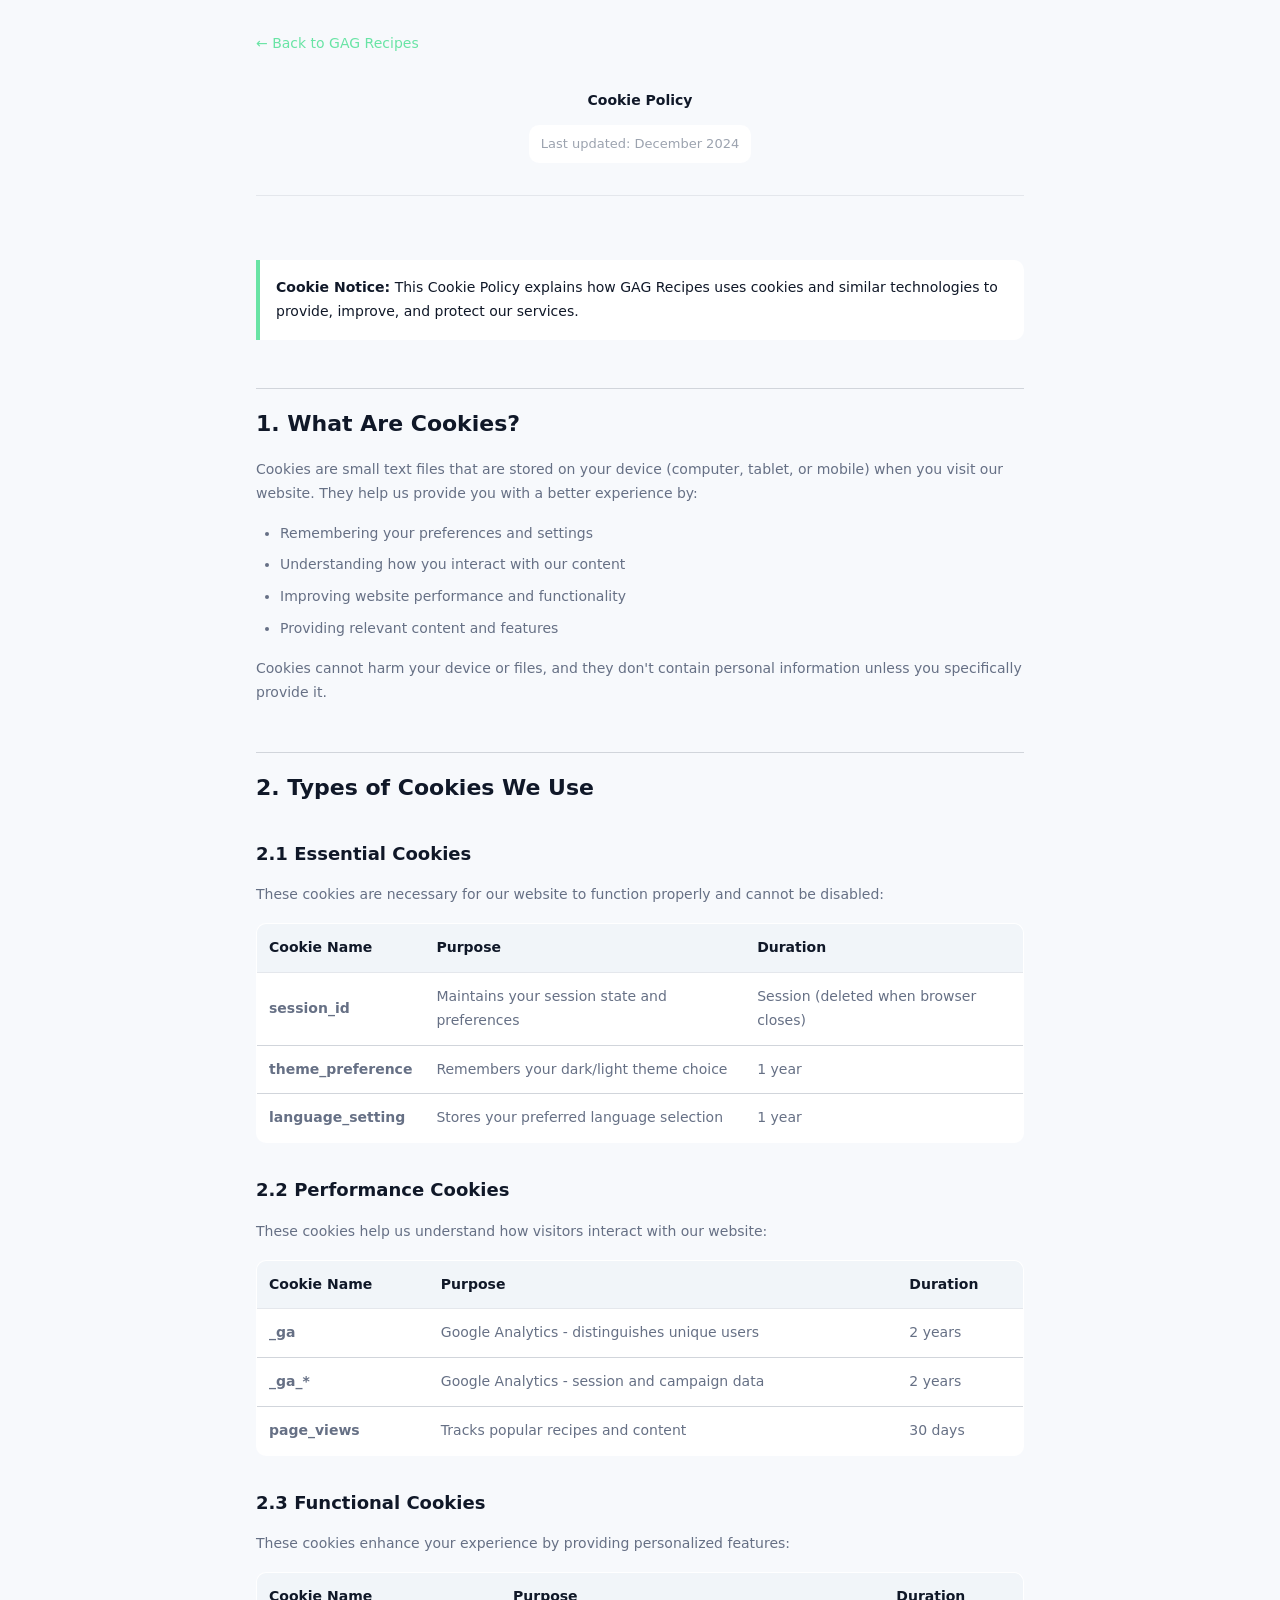
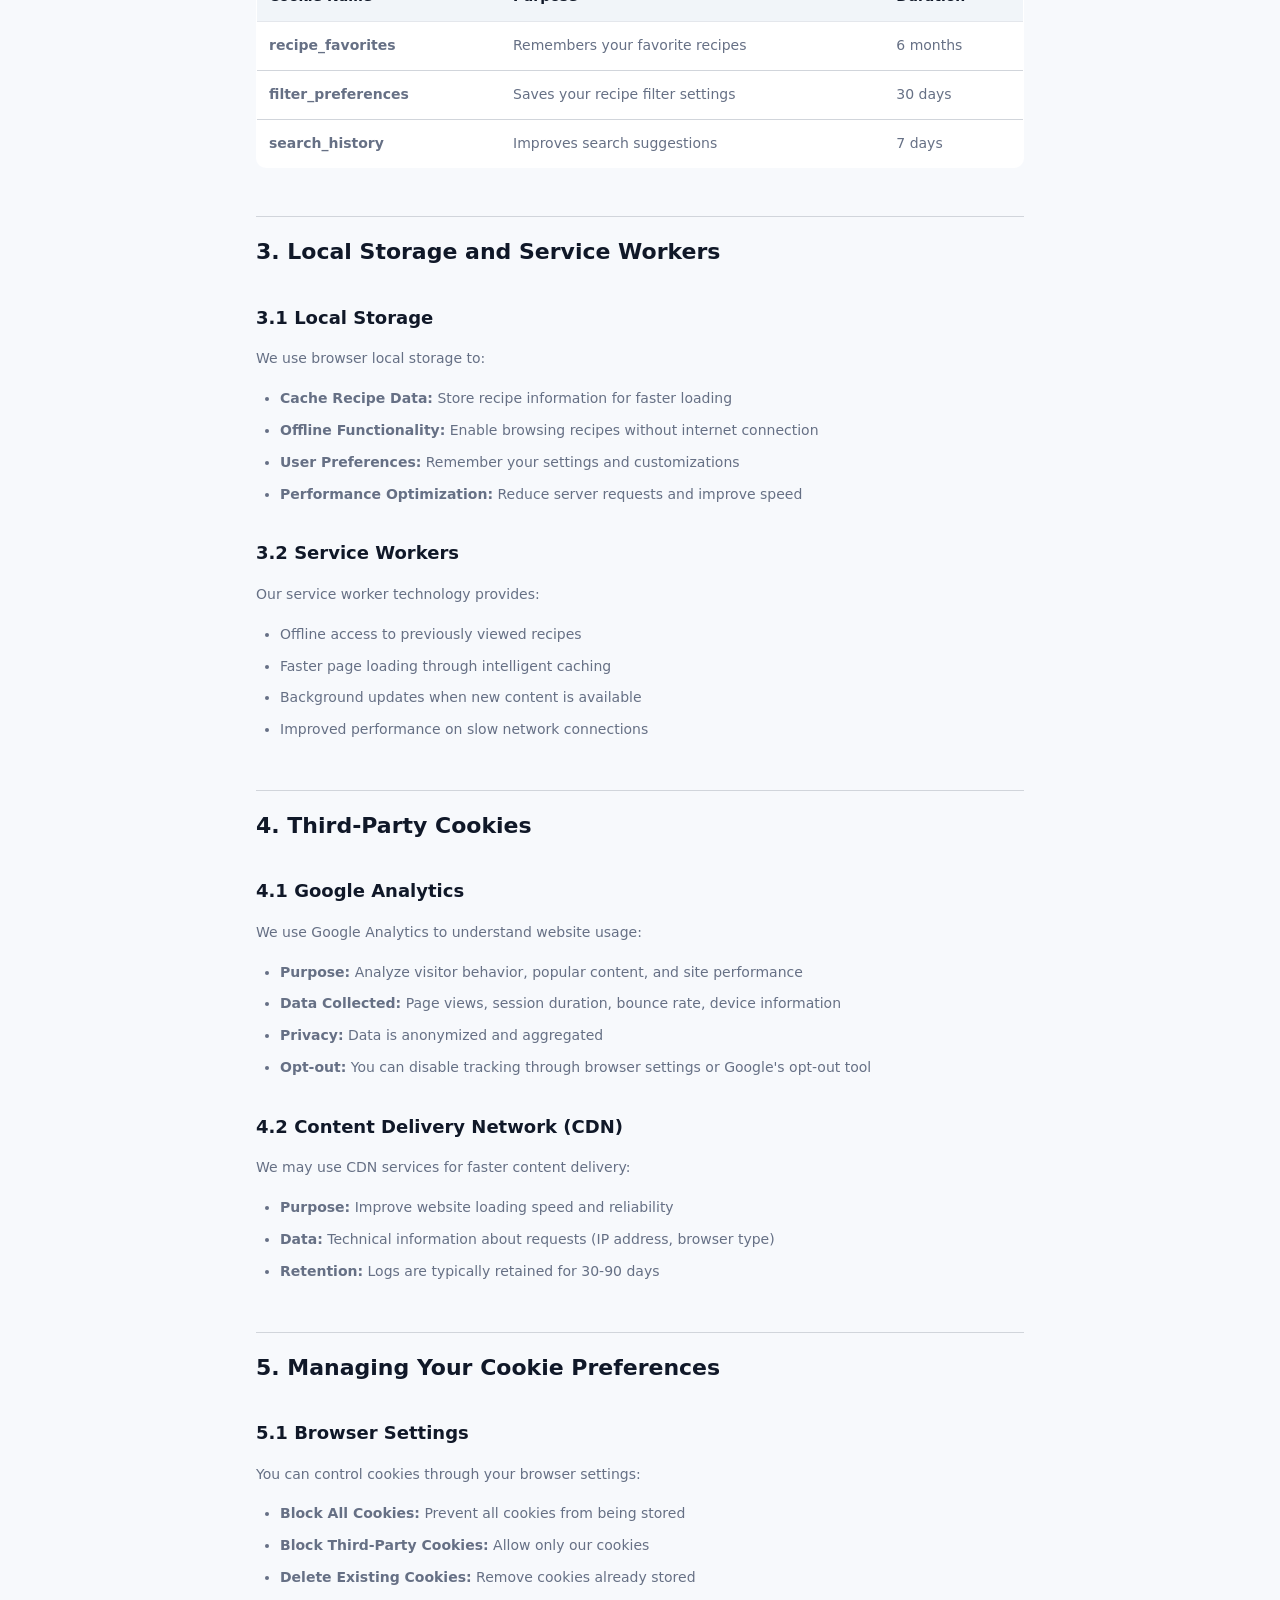
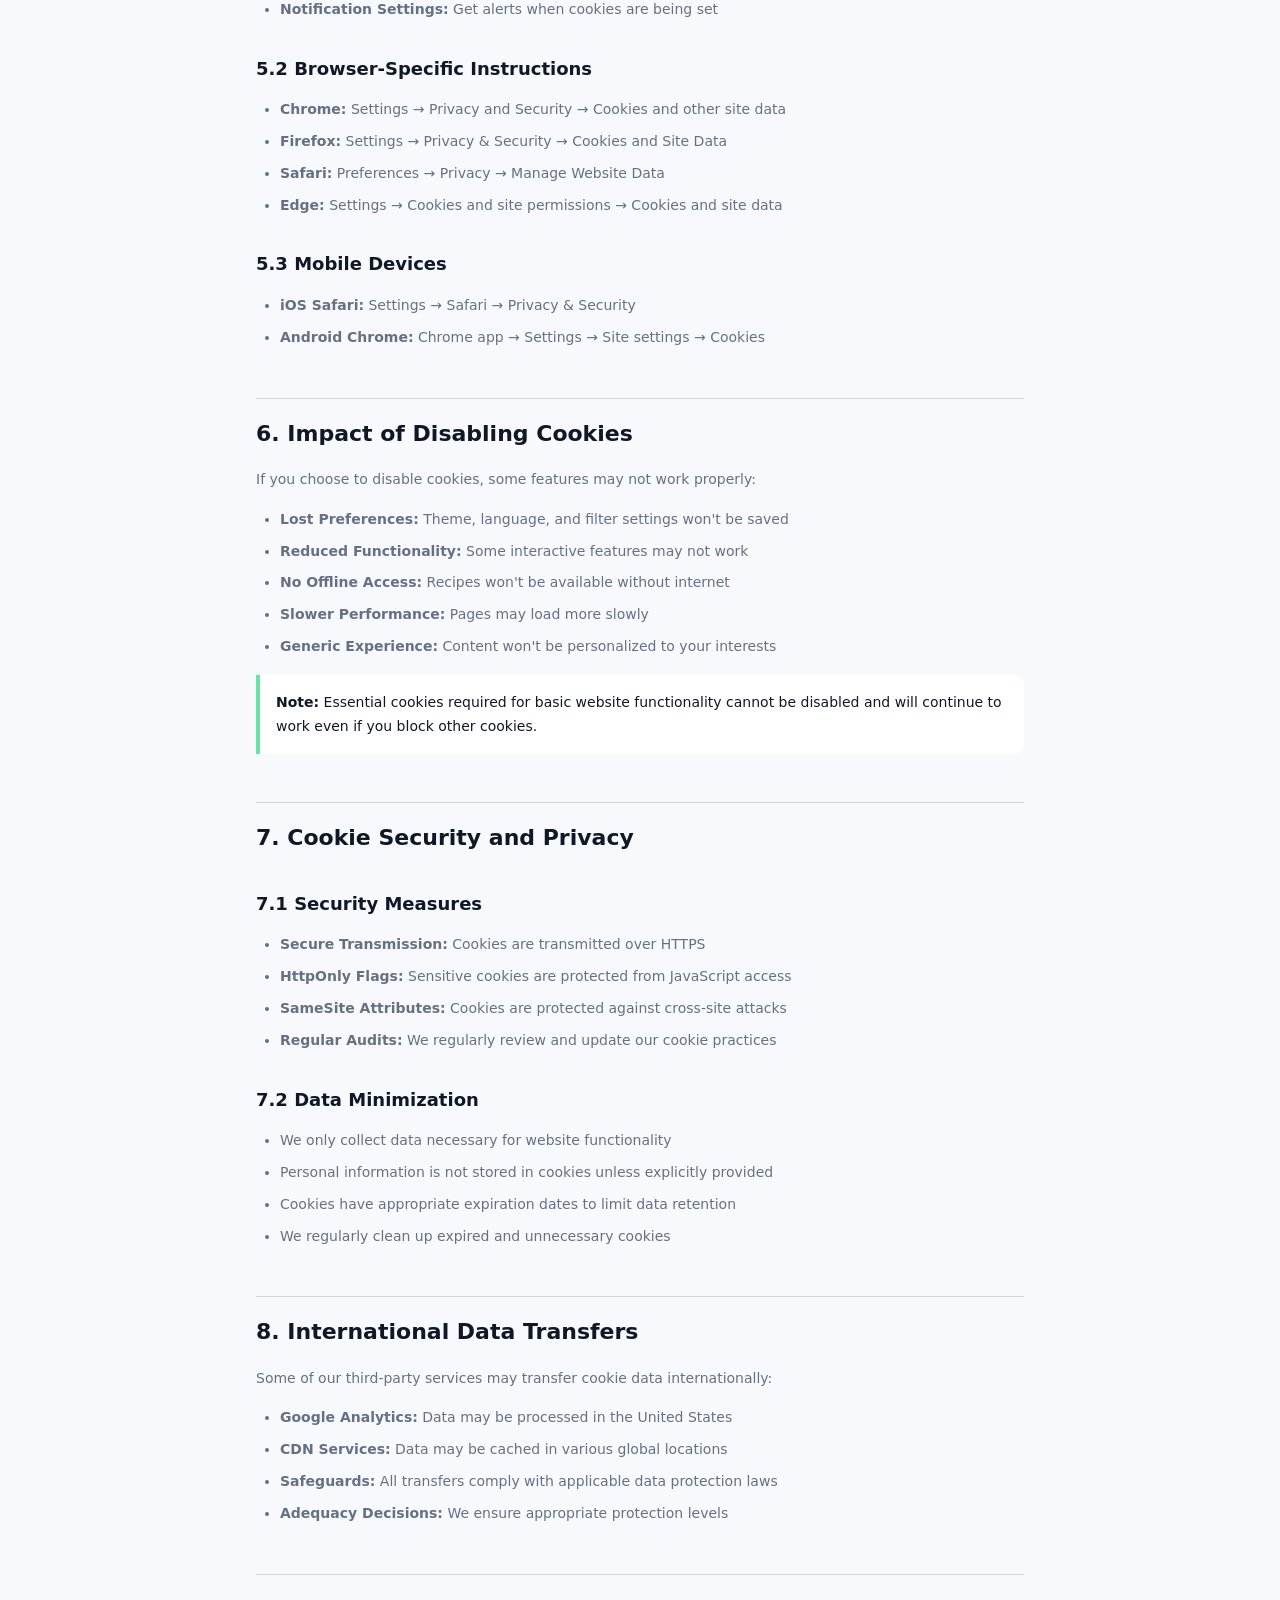
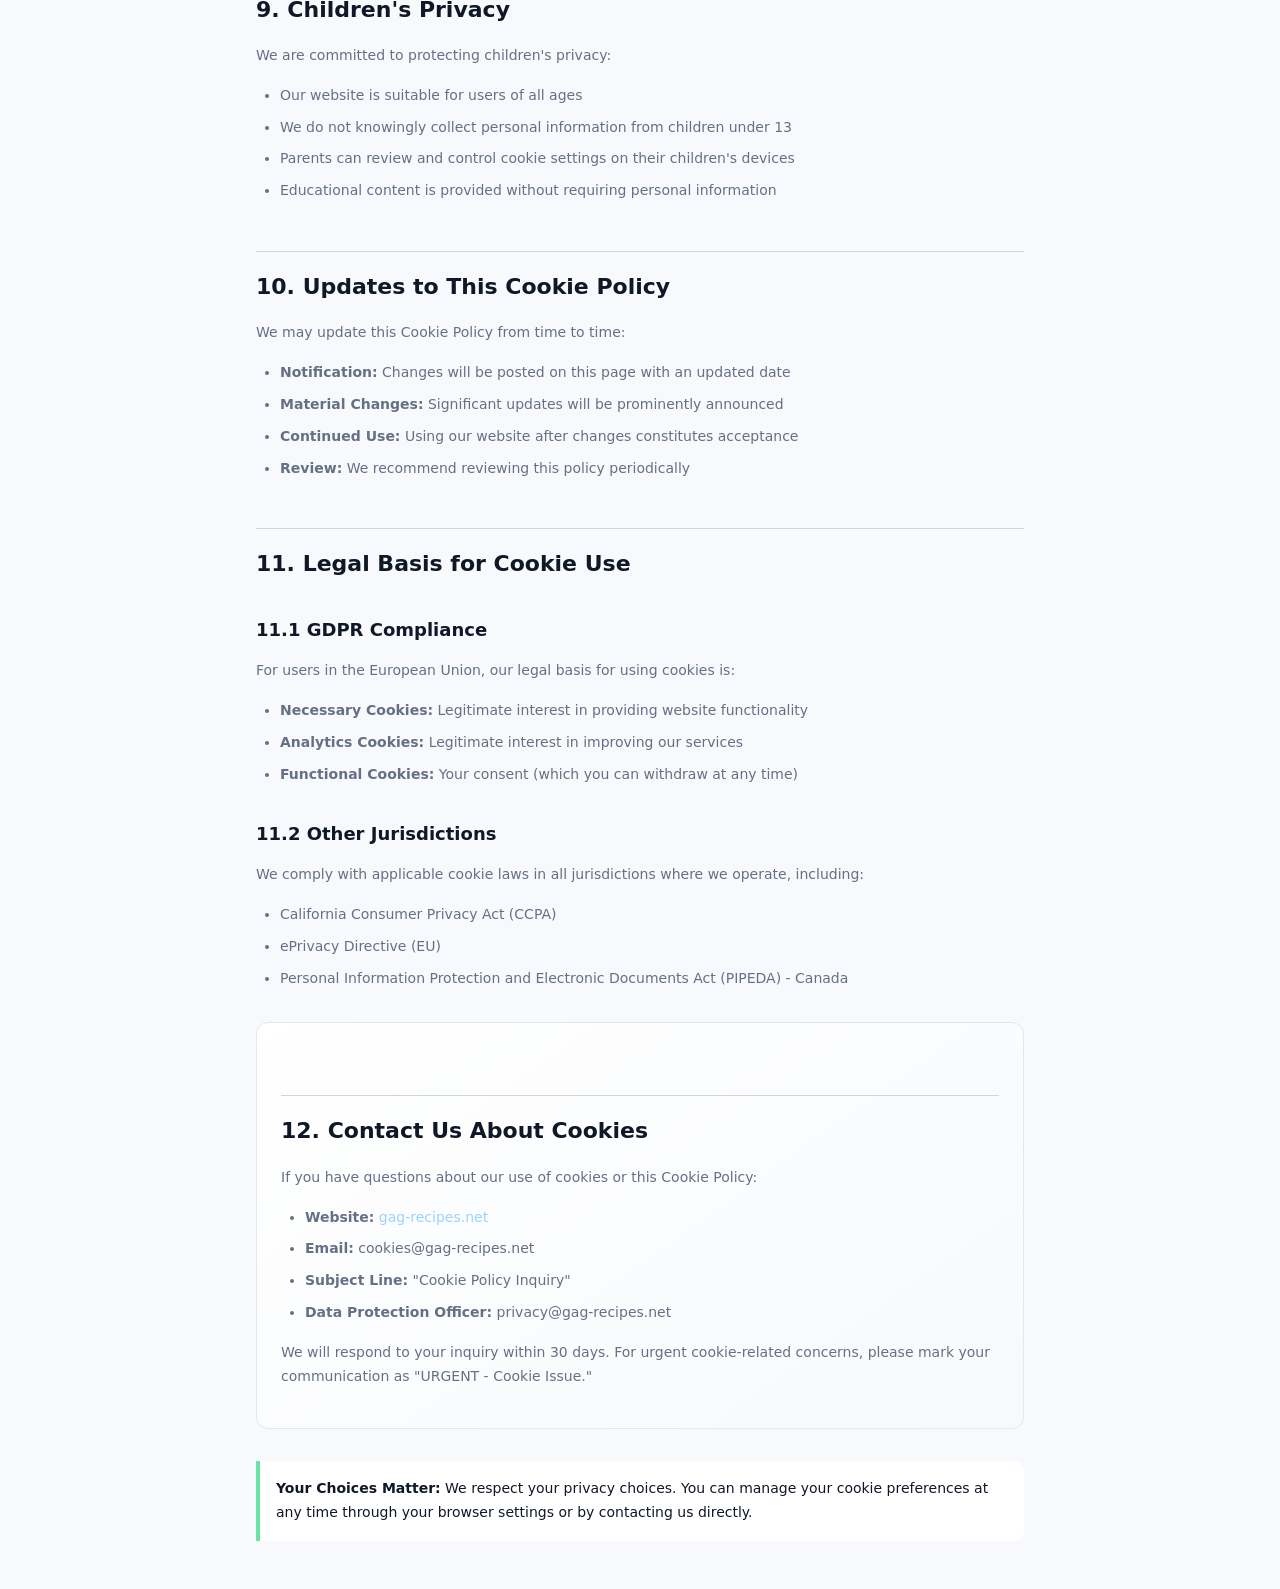
<file: cookie-policy.html>
<!DOCTYPE html>
<html lang="en">
<head>
  <meta charset="UTF-8">
  <meta name="viewport" content="width=device-width, initial-scale=1.0">
  <title>Cookie Policy - GAG Recipes</title>
  <meta name="description" content="Cookie Policy for GAG Recipes - Learn about how we use cookies and similar technologies on our Grow a Garden recipe website.">
  <meta name="robots" content="index, follow">
  <link rel="canonical" href="https://gag-recipes.net/cookie-policy.html">
  
  <!-- Analytics -->
  <!-- Google tag (gtag.js) -->
  <script async src="https://www.googletagmanager.com/gtag/js?id=G-KZNZWPHKRW"></script>
  <script>
    window.dataLayer = window.dataLayer || [];
    function gtag(){dataLayer.push(arguments);}
    gtag('js', new Date());
    gtag('config', 'G-KZNZWPHKRW');
  </script>
  <script defer data-domain="gag-recipes.net" src="https://app.pageview.app/js/script.js"></script>
  

  <!-- Open Graph -->
  <meta property="og:title" content="Cookie Policy - GAG Recipes">
  <meta property="og:description" content="Cookie Policy for GAG Recipes - Learn about our use of cookies and tracking technologies.">
  <meta property="og:type" content="website">
  <meta property="og:url" content="https://gag-recipes.net/cookie-policy.html">
  <meta property="og:locale" content="en_US">
  
  <!-- Stylesheets -->
  <link rel="stylesheet" href="./assets/tokens.css">
  <link rel="stylesheet" href="./assets/components.css">
  
  <style>
    .legal-page {
      max-width: 800px;
      margin: 0 auto;
      padding: var(--space-2xl) var(--space-lg);
      line-height: var(--line-height-relaxed);
    }
    
    .legal-header {
      text-align: center;
      margin-bottom: var(--space-4xl);
      padding-bottom: var(--space-2xl);
      border-bottom: 1px solid var(--color-border-primary);
    }
    
    .legal-header h1 {
      color: var(--color-text-primary);
      font-size: var(--font-size-3xl);
      font-weight: var(--font-weight-bold);
      margin-bottom: var(--space-md);
    }
    
    .last-updated {
      color: var(--color-text-muted);
      font-size: var(--font-size-sm);
      background: var(--color-bg-secondary);
      padding: var(--space-sm) var(--space-md);
      border-radius: var(--radius-md);
      display: inline-block;
    }
    
    .legal-content h2 {
      color: var(--color-text-primary);
      font-size: var(--font-size-xl);
      font-weight: var(--font-weight-bold);
      margin: var(--space-3xl) 0 var(--space-lg) 0;
      padding-top: var(--space-lg);
      border-top: 1px solid var(--color-border-secondary);
    }
    
    .legal-content h3 {
      color: var(--color-text-primary);
      font-size: var(--font-size-lg);
      font-weight: var(--font-weight-semibold);
      margin: var(--space-2xl) 0 var(--space-md) 0;
    }
    
    .legal-content p {
      color: var(--color-text-secondary);
      margin-bottom: var(--space-lg);
    }
    
    .legal-content ul, .legal-content ol {
      color: var(--color-text-secondary);
      margin-bottom: var(--space-lg);
      padding-left: var(--space-xl);
    }
    
    .legal-content li {
      margin-bottom: var(--space-sm);
    }
    
    .contact-info {
      background: var(--gradient-card);
      padding: var(--space-xl);
      border-radius: var(--radius-lg);
      border: 1px solid var(--color-border-primary);
      margin: var(--space-2xl) 0;
    }
    
    .contact-info h3 {
      margin-top: 0;
    }
    
    .back-link {
      display: inline-flex;
      align-items: center;
      gap: var(--space-sm);
      color: var(--color-brand-primary);
      text-decoration: none;
      font-weight: var(--font-weight-medium);
      margin-bottom: var(--space-xl);
      transition: color var(--transition-fast);
    }
    
    .back-link:hover {
      color: var(--color-brand-secondary);
    }
    
    .highlight-box {
      background: var(--color-bg-secondary);
      border-left: 4px solid var(--color-brand-primary);
      padding: var(--space-lg);
      margin: var(--space-lg) 0;
      border-radius: 0 var(--radius-md) var(--radius-md) 0;
    }
    
    .highlight-box p {
      margin: 0;
      color: var(--color-text-primary);
      font-weight: var(--font-weight-medium);
    }
    
    .cookie-table {
      width: 100%;
      border-collapse: collapse;
      margin: var(--space-lg) 0;
      background: var(--color-bg-secondary);
      border-radius: var(--radius-md);
      overflow: hidden;
      border: 1px solid var(--color-border-primary);
    }
    
    .cookie-table th {
      background: var(--color-bg-tertiary);
      color: var(--color-text-primary);
      font-weight: var(--font-weight-bold);
      padding: var(--space-md);
      text-align: left;
      border-bottom: 1px solid var(--color-border-primary);
    }
    
    .cookie-table td {
      color: var(--color-text-secondary);
      padding: var(--space-md);
      border-bottom: 1px solid var(--color-border-secondary);
    }
    
    .cookie-table tr:last-child td {
      border-bottom: none;
    }
    
    .cookie-type {
      font-weight: var(--font-weight-bold);
      color: var(--color-brand-primary);
    }
  </style>
</head>
<body>
  <div class="legal-page">
    <a href="./index.html" class="back-link">
      ← Back to GAG Recipes
    </a>
    
    <header class="legal-header">
      <h1>Cookie Policy</h1>
      <div class="last-updated">Last updated: December 2024</div>
    </header>
    
    <div class="legal-content">
      <div class="highlight-box">
        <p><strong>Cookie Notice:</strong> This Cookie Policy explains how GAG Recipes uses cookies and similar technologies to provide, improve, and protect our services.</p>
      </div>

      <h2>1. What Are Cookies?</h2>
      
      <p>Cookies are small text files that are stored on your device (computer, tablet, or mobile) when you visit our website. They help us provide you with a better experience by:</p>
      <ul>
        <li>Remembering your preferences and settings</li>
        <li>Understanding how you interact with our content</li>
        <li>Improving website performance and functionality</li>
        <li>Providing relevant content and features</li>
      </ul>
      
      <p>Cookies cannot harm your device or files, and they don't contain personal information unless you specifically provide it.</p>

      <h2>2. Types of Cookies We Use</h2>
      
      <h3>2.1 Essential Cookies</h3>
      <p>These cookies are necessary for our website to function properly and cannot be disabled:</p>
      
      <table class="cookie-table">
        <thead>
          <tr>
            <th>Cookie Name</th>
            <th>Purpose</th>
            <th>Duration</th>
          </tr>
        </thead>
        <tbody>
          <tr>
            <td class="cookie-type">session_id</td>
            <td>Maintains your session state and preferences</td>
            <td>Session (deleted when browser closes)</td>
          </tr>
          <tr>
            <td class="cookie-type">theme_preference</td>
            <td>Remembers your dark/light theme choice</td>
            <td>1 year</td>
          </tr>
          <tr>
            <td class="cookie-type">language_setting</td>
            <td>Stores your preferred language selection</td>
            <td>1 year</td>
          </tr>
        </tbody>
      </table>
      
      <h3>2.2 Performance Cookies</h3>
      <p>These cookies help us understand how visitors interact with our website:</p>
      
      <table class="cookie-table">
        <thead>
          <tr>
            <th>Cookie Name</th>
            <th>Purpose</th>
            <th>Duration</th>
          </tr>
        </thead>
        <tbody>
          <tr>
            <td class="cookie-type">_ga</td>
            <td>Google Analytics - distinguishes unique users</td>
            <td>2 years</td>
          </tr>
          <tr>
            <td class="cookie-type">_ga_*</td>
            <td>Google Analytics - session and campaign data</td>
            <td>2 years</td>
          </tr>
          <tr>
            <td class="cookie-type">page_views</td>
            <td>Tracks popular recipes and content</td>
            <td>30 days</td>
          </tr>
        </tbody>
      </table>
      
      <h3>2.3 Functional Cookies</h3>
      <p>These cookies enhance your experience by providing personalized features:</p>
      
      <table class="cookie-table">
        <thead>
          <tr>
            <th>Cookie Name</th>
            <th>Purpose</th>
            <th>Duration</th>
          </tr>
        </thead>
        <tbody>
          <tr>
            <td class="cookie-type">recipe_favorites</td>
            <td>Remembers your favorite recipes</td>
            <td>6 months</td>
          </tr>
          <tr>
            <td class="cookie-type">filter_preferences</td>
            <td>Saves your recipe filter settings</td>
            <td>30 days</td>
          </tr>
          <tr>
            <td class="cookie-type">search_history</td>
            <td>Improves search suggestions</td>
            <td>7 days</td>
          </tr>
        </tbody>
      </table>

      <h2>3. Local Storage and Service Workers</h2>
      
      <h3>3.1 Local Storage</h3>
      <p>We use browser local storage to:</p>
      <ul>
        <li><strong>Cache Recipe Data:</strong> Store recipe information for faster loading</li>
        <li><strong>Offline Functionality:</strong> Enable browsing recipes without internet connection</li>
        <li><strong>User Preferences:</strong> Remember your settings and customizations</li>
        <li><strong>Performance Optimization:</strong> Reduce server requests and improve speed</li>
      </ul>
      
      <h3>3.2 Service Workers</h3>
      <p>Our service worker technology provides:</p>
      <ul>
        <li>Offline access to previously viewed recipes</li>
        <li>Faster page loading through intelligent caching</li>
        <li>Background updates when new content is available</li>
        <li>Improved performance on slow network connections</li>
      </ul>

      <h2>4. Third-Party Cookies</h2>
      
      <h3>4.1 Google Analytics</h3>
      <p>We use Google Analytics to understand website usage:</p>
      <ul>
        <li><strong>Purpose:</strong> Analyze visitor behavior, popular content, and site performance</li>
        <li><strong>Data Collected:</strong> Page views, session duration, bounce rate, device information</li>
        <li><strong>Privacy:</strong> Data is anonymized and aggregated</li>
        <li><strong>Opt-out:</strong> You can disable tracking through browser settings or Google's opt-out tool</li>
      </ul>
      
      <h3>4.2 Content Delivery Network (CDN)</h3>
      <p>We may use CDN services for faster content delivery:</p>
      <ul>
        <li><strong>Purpose:</strong> Improve website loading speed and reliability</li>
        <li><strong>Data:</strong> Technical information about requests (IP address, browser type)</li>
        <li><strong>Retention:</strong> Logs are typically retained for 30-90 days</li>
      </ul>

      <h2>5. Managing Your Cookie Preferences</h2>
      
      <h3>5.1 Browser Settings</h3>
      <p>You can control cookies through your browser settings:</p>
      <ul>
        <li><strong>Block All Cookies:</strong> Prevent all cookies from being stored</li>
        <li><strong>Block Third-Party Cookies:</strong> Allow only our cookies</li>
        <li><strong>Delete Existing Cookies:</strong> Remove cookies already stored</li>
        <li><strong>Notification Settings:</strong> Get alerts when cookies are being set</li>
      </ul>
      
      <h3>5.2 Browser-Specific Instructions</h3>
      <ul>
        <li><strong>Chrome:</strong> Settings → Privacy and Security → Cookies and other site data</li>
        <li><strong>Firefox:</strong> Settings → Privacy & Security → Cookies and Site Data</li>
        <li><strong>Safari:</strong> Preferences → Privacy → Manage Website Data</li>
        <li><strong>Edge:</strong> Settings → Cookies and site permissions → Cookies and site data</li>
      </ul>
      
      <h3>5.3 Mobile Devices</h3>
      <ul>
        <li><strong>iOS Safari:</strong> Settings → Safari → Privacy & Security</li>
        <li><strong>Android Chrome:</strong> Chrome app → Settings → Site settings → Cookies</li>
      </ul>

      <h2>6. Impact of Disabling Cookies</h2>
      
      <p>If you choose to disable cookies, some features may not work properly:</p>
      <ul>
        <li><strong>Lost Preferences:</strong> Theme, language, and filter settings won't be saved</li>
        <li><strong>Reduced Functionality:</strong> Some interactive features may not work</li>
        <li><strong>No Offline Access:</strong> Recipes won't be available without internet</li>
        <li><strong>Slower Performance:</strong> Pages may load more slowly</li>
        <li><strong>Generic Experience:</strong> Content won't be personalized to your interests</li>
      </ul>
      
      <div class="highlight-box">
        <p><strong>Note:</strong> Essential cookies required for basic website functionality cannot be disabled and will continue to work even if you block other cookies.</p>
      </div>

      <h2>7. Cookie Security and Privacy</h2>
      
      <h3>7.1 Security Measures</h3>
      <ul>
        <li><strong>Secure Transmission:</strong> Cookies are transmitted over HTTPS</li>
        <li><strong>HttpOnly Flags:</strong> Sensitive cookies are protected from JavaScript access</li>
        <li><strong>SameSite Attributes:</strong> Cookies are protected against cross-site attacks</li>
        <li><strong>Regular Audits:</strong> We regularly review and update our cookie practices</li>
      </ul>
      
      <h3>7.2 Data Minimization</h3>
      <ul>
        <li>We only collect data necessary for website functionality</li>
        <li>Personal information is not stored in cookies unless explicitly provided</li>
        <li>Cookies have appropriate expiration dates to limit data retention</li>
        <li>We regularly clean up expired and unnecessary cookies</li>
      </ul>

      <h2>8. International Data Transfers</h2>
      
      <p>Some of our third-party services may transfer cookie data internationally:</p>
      <ul>
        <li><strong>Google Analytics:</strong> Data may be processed in the United States</li>
        <li><strong>CDN Services:</strong> Data may be cached in various global locations</li>
        <li><strong>Safeguards:</strong> All transfers comply with applicable data protection laws</li>
        <li><strong>Adequacy Decisions:</strong> We ensure appropriate protection levels</li>
      </ul>

      <h2>9. Children's Privacy</h2>
      
      <p>We are committed to protecting children's privacy:</p>
      <ul>
        <li>Our website is suitable for users of all ages</li>
        <li>We do not knowingly collect personal information from children under 13</li>
        <li>Parents can review and control cookie settings on their children's devices</li>
        <li>Educational content is provided without requiring personal information</li>
      </ul>

      <h2>10. Updates to This Cookie Policy</h2>
      
      <p>We may update this Cookie Policy from time to time:</p>
      <ul>
        <li><strong>Notification:</strong> Changes will be posted on this page with an updated date</li>
        <li><strong>Material Changes:</strong> Significant updates will be prominently announced</li>
        <li><strong>Continued Use:</strong> Using our website after changes constitutes acceptance</li>
        <li><strong>Review:</strong> We recommend reviewing this policy periodically</li>
      </ul>

      <h2>11. Legal Basis for Cookie Use</h2>
      
      <h3>11.1 GDPR Compliance</h3>
      <p>For users in the European Union, our legal basis for using cookies is:</p>
      <ul>
        <li><strong>Necessary Cookies:</strong> Legitimate interest in providing website functionality</li>
        <li><strong>Analytics Cookies:</strong> Legitimate interest in improving our services</li>
        <li><strong>Functional Cookies:</strong> Your consent (which you can withdraw at any time)</li>
      </ul>
      
      <h3>11.2 Other Jurisdictions</h3>
      <p>We comply with applicable cookie laws in all jurisdictions where we operate, including:</p>
      <ul>
        <li>California Consumer Privacy Act (CCPA)</li>
        <li>ePrivacy Directive (EU)</li>
        <li>Personal Information Protection and Electronic Documents Act (PIPEDA) - Canada</li>
      </ul>

      <div class="contact-info">
        <h2>12. Contact Us About Cookies</h2>
        <p>If you have questions about our use of cookies or this Cookie Policy:</p>
        <ul>
          <li><strong>Website:</strong> <a href="https://gag-recipes.net">gag-recipes.net</a></li>
          <li><strong>Email:</strong> cookies@gag-recipes.net</li>
          <li><strong>Subject Line:</strong> "Cookie Policy Inquiry"</li>
          <li><strong>Data Protection Officer:</strong> privacy@gag-recipes.net</li>
        </ul>
        <p>We will respond to your inquiry within 30 days. For urgent cookie-related concerns, please mark your communication as "URGENT - Cookie Issue."</p>
      </div>
      
      <div class="highlight-box">
        <p><strong>Your Choices Matter:</strong> We respect your privacy choices. You can manage your cookie preferences at any time through your browser settings or by contacting us directly.</p>
      </div>
    </div>
  </div>
</body>
</html>
</file>
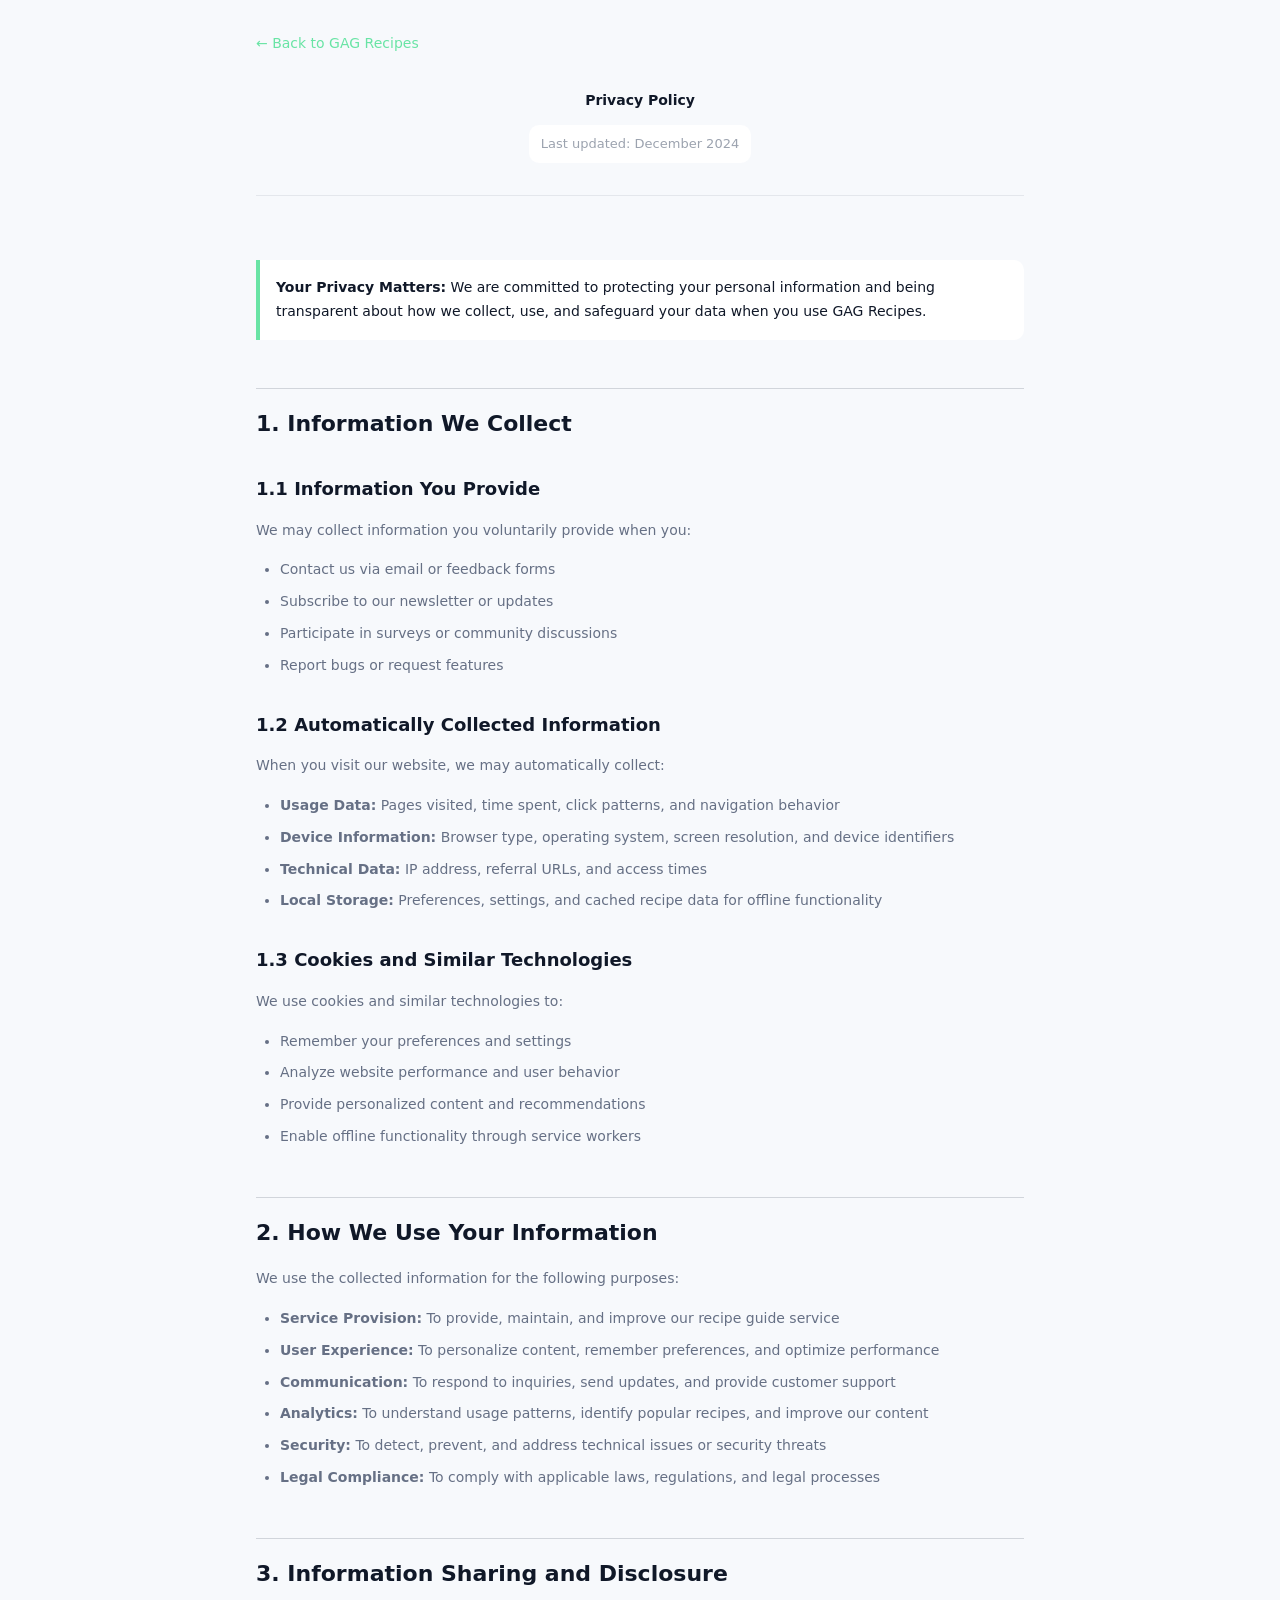
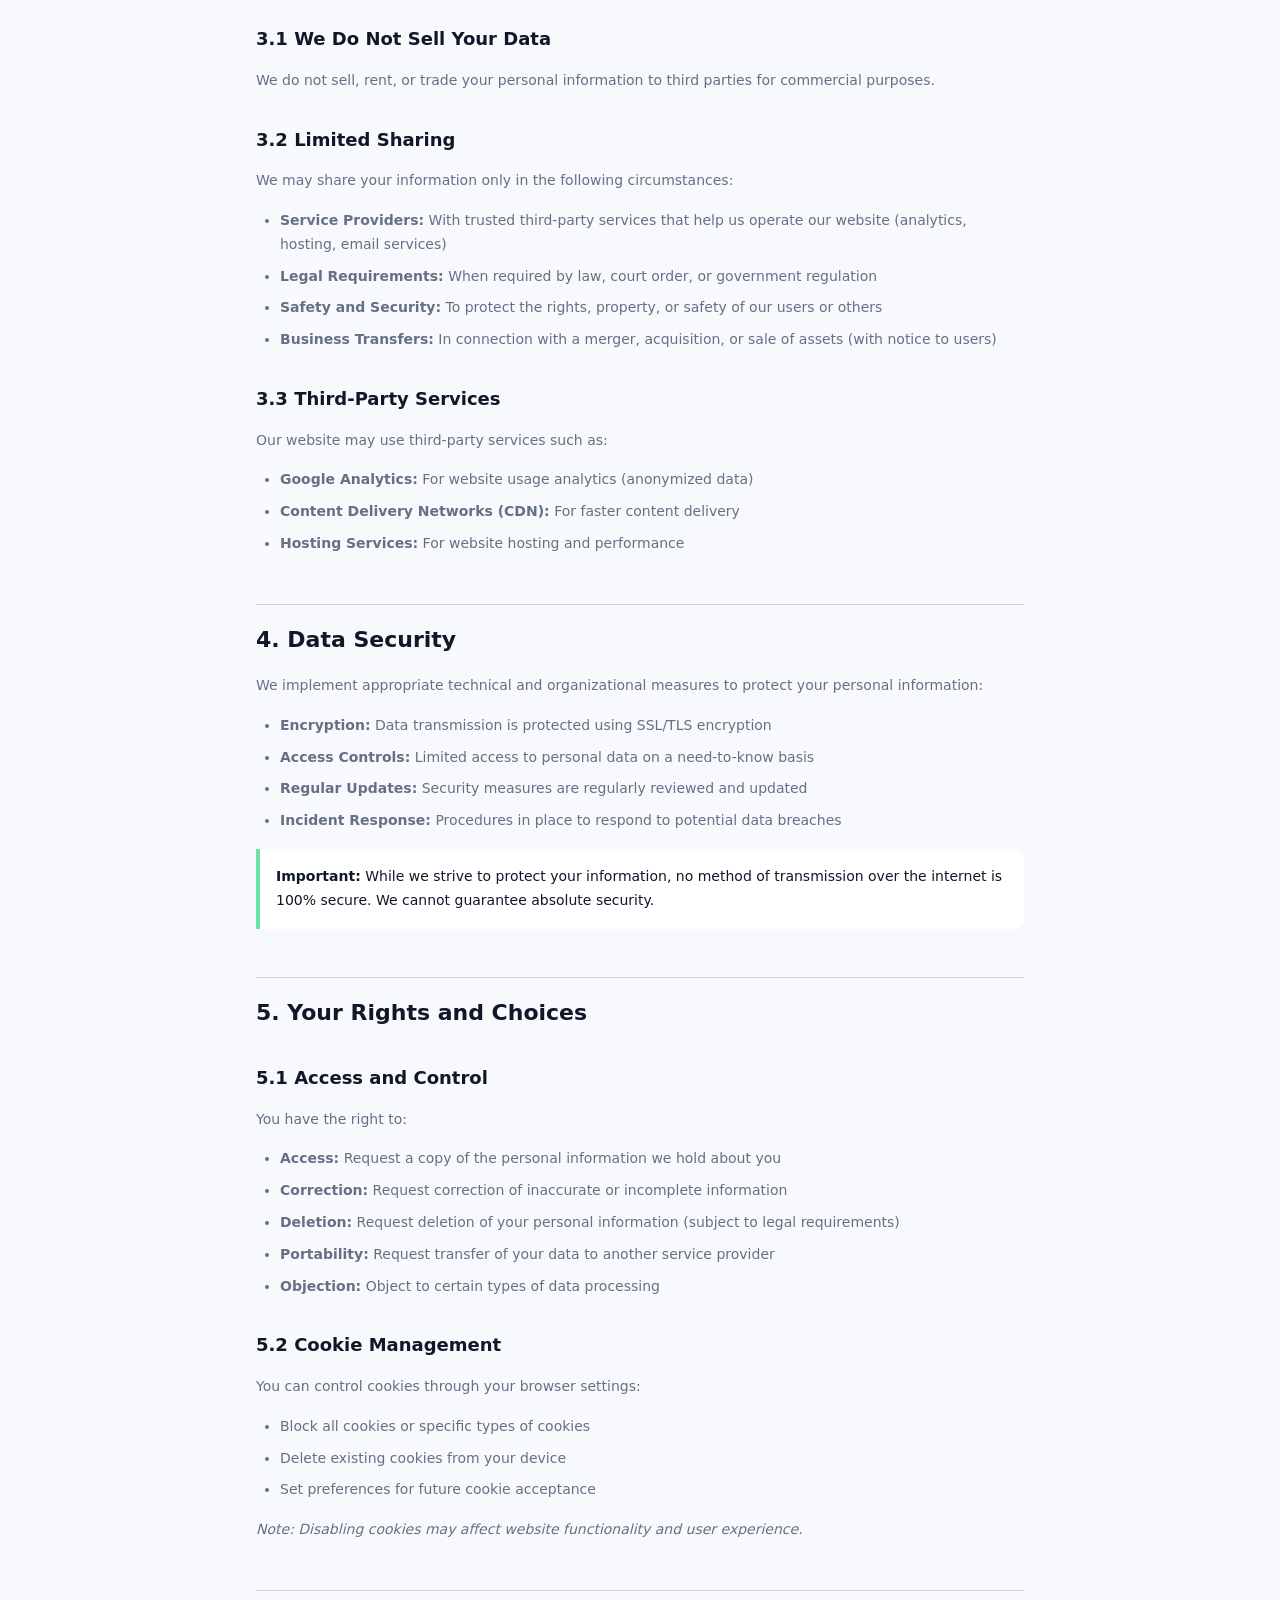
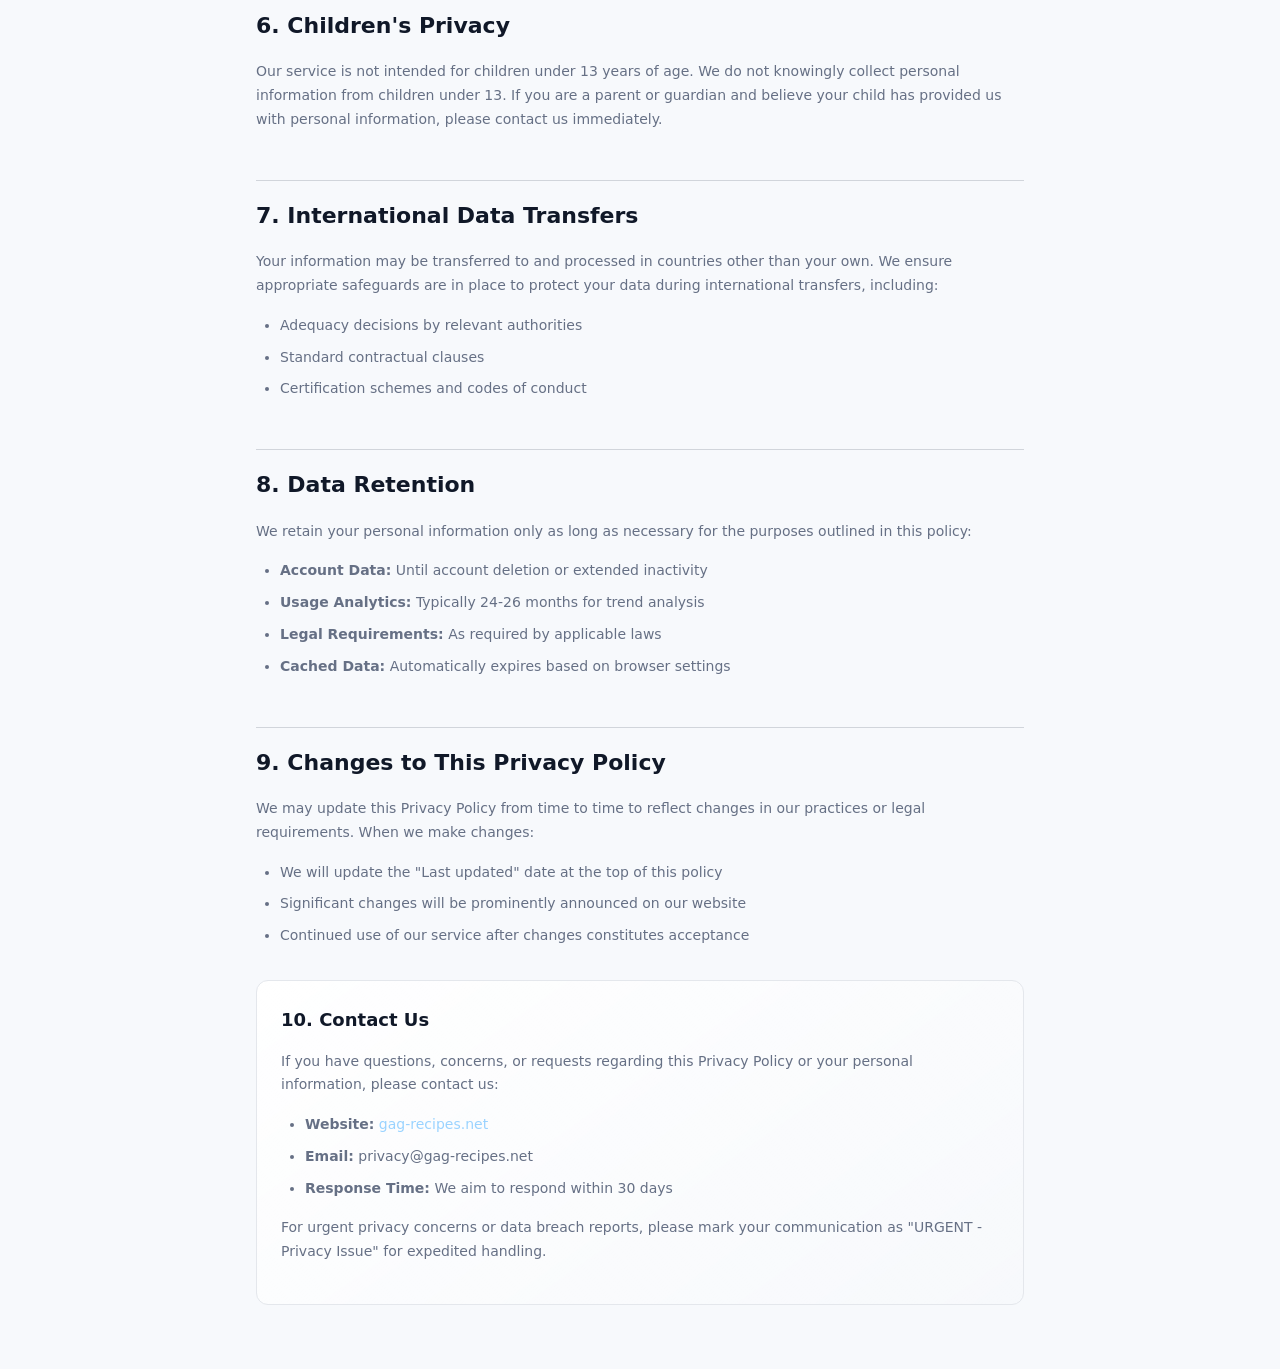
<file: privacy-policy.html>
<!DOCTYPE html>
<html lang="en">
<head>
  <meta charset="UTF-8">
  <meta name="viewport" content="width=device-width, initial-scale=1.0">
  <title>Privacy Policy - GAG Recipes</title>
  <meta name="description" content="Privacy Policy for GAG Recipes - Learn how we collect, use, and protect your personal information when using our Grow a Garden recipe guide.">
  <meta name="robots" content="index, follow">
  <link rel="canonical" href="https://gag-recipes.net/privacy-policy.html">
  
  <!-- Analytics -->
  <!-- Google tag (gtag.js) -->
  <script async src="https://www.googletagmanager.com/gtag/js?id=G-KZNZWPHKRW"></script>
  <script>
    window.dataLayer = window.dataLayer || [];
    function gtag(){dataLayer.push(arguments);}
    gtag('js', new Date());
    gtag('config', 'G-KZNZWPHKRW');
  </script>
  <script defer data-domain="gag-recipes.net" src="https://app.pageview.app/js/script.js"></script>
  

  <!-- Open Graph -->
  <meta property="og:title" content="Privacy Policy - GAG Recipes">
  <meta property="og:description" content="Privacy Policy for GAG Recipes - Learn how we collect, use, and protect your personal information.">
  <meta property="og:type" content="website">
  <meta property="og:url" content="https://gag-recipes.net/privacy-policy.html">
  <meta property="og:locale" content="en_US">
  
  <!-- Stylesheets -->
  <link rel="stylesheet" href="./assets/tokens.css">
  <link rel="stylesheet" href="./assets/components.css">
  
  <style>
    .legal-page {
      max-width: 800px;
      margin: 0 auto;
      padding: var(--space-2xl) var(--space-lg);
      line-height: var(--line-height-relaxed);
    }
    
    .legal-header {
      text-align: center;
      margin-bottom: var(--space-4xl);
      padding-bottom: var(--space-2xl);
      border-bottom: 1px solid var(--color-border-primary);
    }
    
    .legal-header h1 {
      color: var(--color-text-primary);
      font-size: var(--font-size-3xl);
      font-weight: var(--font-weight-bold);
      margin-bottom: var(--space-md);
    }
    
    .last-updated {
      color: var(--color-text-muted);
      font-size: var(--font-size-sm);
      background: var(--color-bg-secondary);
      padding: var(--space-sm) var(--space-md);
      border-radius: var(--radius-md);
      display: inline-block;
    }
    
    .legal-content h2 {
      color: var(--color-text-primary);
      font-size: var(--font-size-xl);
      font-weight: var(--font-weight-bold);
      margin: var(--space-3xl) 0 var(--space-lg) 0;
      padding-top: var(--space-lg);
      border-top: 1px solid var(--color-border-secondary);
    }
    
    .legal-content h3 {
      color: var(--color-text-primary);
      font-size: var(--font-size-lg);
      font-weight: var(--font-weight-semibold);
      margin: var(--space-2xl) 0 var(--space-md) 0;
    }
    
    .legal-content p {
      color: var(--color-text-secondary);
      margin-bottom: var(--space-lg);
    }
    
    .legal-content ul, .legal-content ol {
      color: var(--color-text-secondary);
      margin-bottom: var(--space-lg);
      padding-left: var(--space-xl);
    }
    
    .legal-content li {
      margin-bottom: var(--space-sm);
    }
    
    .contact-info {
      background: var(--gradient-card);
      padding: var(--space-xl);
      border-radius: var(--radius-lg);
      border: 1px solid var(--color-border-primary);
      margin: var(--space-2xl) 0;
    }
    
    .contact-info h3 {
      margin-top: 0;
    }
    
    .back-link {
      display: inline-flex;
      align-items: center;
      gap: var(--space-sm);
      color: var(--color-brand-primary);
      text-decoration: none;
      font-weight: var(--font-weight-medium);
      margin-bottom: var(--space-xl);
      transition: color var(--transition-fast);
    }
    
    .back-link:hover {
      color: var(--color-brand-secondary);
    }
    
    .highlight-box {
      background: var(--color-bg-secondary);
      border-left: 4px solid var(--color-brand-primary);
      padding: var(--space-lg);
      margin: var(--space-lg) 0;
      border-radius: 0 var(--radius-md) var(--radius-md) 0;
    }
    
    .highlight-box p {
      margin: 0;
      color: var(--color-text-primary);
      font-weight: var(--font-weight-medium);
    }
  </style>
</head>
<body>
  <div class="legal-page">
    <a href="./index.html" class="back-link">
      ← Back to GAG Recipes
    </a>
    
    <header class="legal-header">
      <h1>Privacy Policy</h1>
      <div class="last-updated">Last updated: December 2024</div>
    </header>
    
    <div class="legal-content">
      <div class="highlight-box">
        <p><strong>Your Privacy Matters:</strong> We are committed to protecting your personal information and being transparent about how we collect, use, and safeguard your data when you use GAG Recipes.</p>
      </div>

      <h2>1. Information We Collect</h2>
      
      <h3>1.1 Information You Provide</h3>
      <p>We may collect information you voluntarily provide when you:</p>
      <ul>
        <li>Contact us via email or feedback forms</li>
        <li>Subscribe to our newsletter or updates</li>
        <li>Participate in surveys or community discussions</li>
        <li>Report bugs or request features</li>
      </ul>
      
      <h3>1.2 Automatically Collected Information</h3>
      <p>When you visit our website, we may automatically collect:</p>
      <ul>
        <li><strong>Usage Data:</strong> Pages visited, time spent, click patterns, and navigation behavior</li>
        <li><strong>Device Information:</strong> Browser type, operating system, screen resolution, and device identifiers</li>
        <li><strong>Technical Data:</strong> IP address, referral URLs, and access times</li>
        <li><strong>Local Storage:</strong> Preferences, settings, and cached recipe data for offline functionality</li>
      </ul>
      
      <h3>1.3 Cookies and Similar Technologies</h3>
      <p>We use cookies and similar technologies to:</p>
      <ul>
        <li>Remember your preferences and settings</li>
        <li>Analyze website performance and user behavior</li>
        <li>Provide personalized content and recommendations</li>
        <li>Enable offline functionality through service workers</li>
      </ul>

      <h2>2. How We Use Your Information</h2>
      
      <p>We use the collected information for the following purposes:</p>
      <ul>
        <li><strong>Service Provision:</strong> To provide, maintain, and improve our recipe guide service</li>
        <li><strong>User Experience:</strong> To personalize content, remember preferences, and optimize performance</li>
        <li><strong>Communication:</strong> To respond to inquiries, send updates, and provide customer support</li>
        <li><strong>Analytics:</strong> To understand usage patterns, identify popular recipes, and improve our content</li>
        <li><strong>Security:</strong> To detect, prevent, and address technical issues or security threats</li>
        <li><strong>Legal Compliance:</strong> To comply with applicable laws, regulations, and legal processes</li>
      </ul>

      <h2>3. Information Sharing and Disclosure</h2>
      
      <h3>3.1 We Do Not Sell Your Data</h3>
      <p>We do not sell, rent, or trade your personal information to third parties for commercial purposes.</p>
      
      <h3>3.2 Limited Sharing</h3>
      <p>We may share your information only in the following circumstances:</p>
      <ul>
        <li><strong>Service Providers:</strong> With trusted third-party services that help us operate our website (analytics, hosting, email services)</li>
        <li><strong>Legal Requirements:</strong> When required by law, court order, or government regulation</li>
        <li><strong>Safety and Security:</strong> To protect the rights, property, or safety of our users or others</li>
        <li><strong>Business Transfers:</strong> In connection with a merger, acquisition, or sale of assets (with notice to users)</li>
      </ul>
      
      <h3>3.3 Third-Party Services</h3>
      <p>Our website may use third-party services such as:</p>
      <ul>
        <li><strong>Google Analytics:</strong> For website usage analytics (anonymized data)</li>
        <li><strong>Content Delivery Networks (CDN):</strong> For faster content delivery</li>
        <li><strong>Hosting Services:</strong> For website hosting and performance</li>
      </ul>

      <h2>4. Data Security</h2>
      
      <p>We implement appropriate technical and organizational measures to protect your personal information:</p>
      <ul>
        <li><strong>Encryption:</strong> Data transmission is protected using SSL/TLS encryption</li>
        <li><strong>Access Controls:</strong> Limited access to personal data on a need-to-know basis</li>
        <li><strong>Regular Updates:</strong> Security measures are regularly reviewed and updated</li>
        <li><strong>Incident Response:</strong> Procedures in place to respond to potential data breaches</li>
      </ul>
      
      <div class="highlight-box">
        <p><strong>Important:</strong> While we strive to protect your information, no method of transmission over the internet is 100% secure. We cannot guarantee absolute security.</p>
      </div>

      <h2>5. Your Rights and Choices</h2>
      
      <h3>5.1 Access and Control</h3>
      <p>You have the right to:</p>
      <ul>
        <li><strong>Access:</strong> Request a copy of the personal information we hold about you</li>
        <li><strong>Correction:</strong> Request correction of inaccurate or incomplete information</li>
        <li><strong>Deletion:</strong> Request deletion of your personal information (subject to legal requirements)</li>
        <li><strong>Portability:</strong> Request transfer of your data to another service provider</li>
        <li><strong>Objection:</strong> Object to certain types of data processing</li>
      </ul>
      
      <h3>5.2 Cookie Management</h3>
      <p>You can control cookies through your browser settings:</p>
      <ul>
        <li>Block all cookies or specific types of cookies</li>
        <li>Delete existing cookies from your device</li>
        <li>Set preferences for future cookie acceptance</li>
      </ul>
      <p><em>Note: Disabling cookies may affect website functionality and user experience.</em></p>

      <h2>6. Children's Privacy</h2>
      
      <p>Our service is not intended for children under 13 years of age. We do not knowingly collect personal information from children under 13. If you are a parent or guardian and believe your child has provided us with personal information, please contact us immediately.</p>

      <h2>7. International Data Transfers</h2>
      
      <p>Your information may be transferred to and processed in countries other than your own. We ensure appropriate safeguards are in place to protect your data during international transfers, including:</p>
      <ul>
        <li>Adequacy decisions by relevant authorities</li>
        <li>Standard contractual clauses</li>
        <li>Certification schemes and codes of conduct</li>
      </ul>

      <h2>8. Data Retention</h2>
      
      <p>We retain your personal information only as long as necessary for the purposes outlined in this policy:</p>
      <ul>
        <li><strong>Account Data:</strong> Until account deletion or extended inactivity</li>
        <li><strong>Usage Analytics:</strong> Typically 24-26 months for trend analysis</li>
        <li><strong>Legal Requirements:</strong> As required by applicable laws</li>
        <li><strong>Cached Data:</strong> Automatically expires based on browser settings</li>
      </ul>

      <h2>9. Changes to This Privacy Policy</h2>
      
      <p>We may update this Privacy Policy from time to time to reflect changes in our practices or legal requirements. When we make changes:</p>
      <ul>
        <li>We will update the "Last updated" date at the top of this policy</li>
        <li>Significant changes will be prominently announced on our website</li>
        <li>Continued use of our service after changes constitutes acceptance</li>
      </ul>

      <div class="contact-info">
        <h3>10. Contact Us</h3>
        <p>If you have questions, concerns, or requests regarding this Privacy Policy or your personal information, please contact us:</p>
        <ul>
          <li><strong>Website:</strong> <a href="https://gag-recipes.net">gag-recipes.net</a></li>
          <li><strong>Email:</strong> privacy@gag-recipes.net</li>
          <li><strong>Response Time:</strong> We aim to respond within 30 days</li>
        </ul>
        <p>For urgent privacy concerns or data breach reports, please mark your communication as "URGENT - Privacy Issue" for expedited handling.</p>
      </div>
    </div>
  </div>
</body>
</html>
</file>
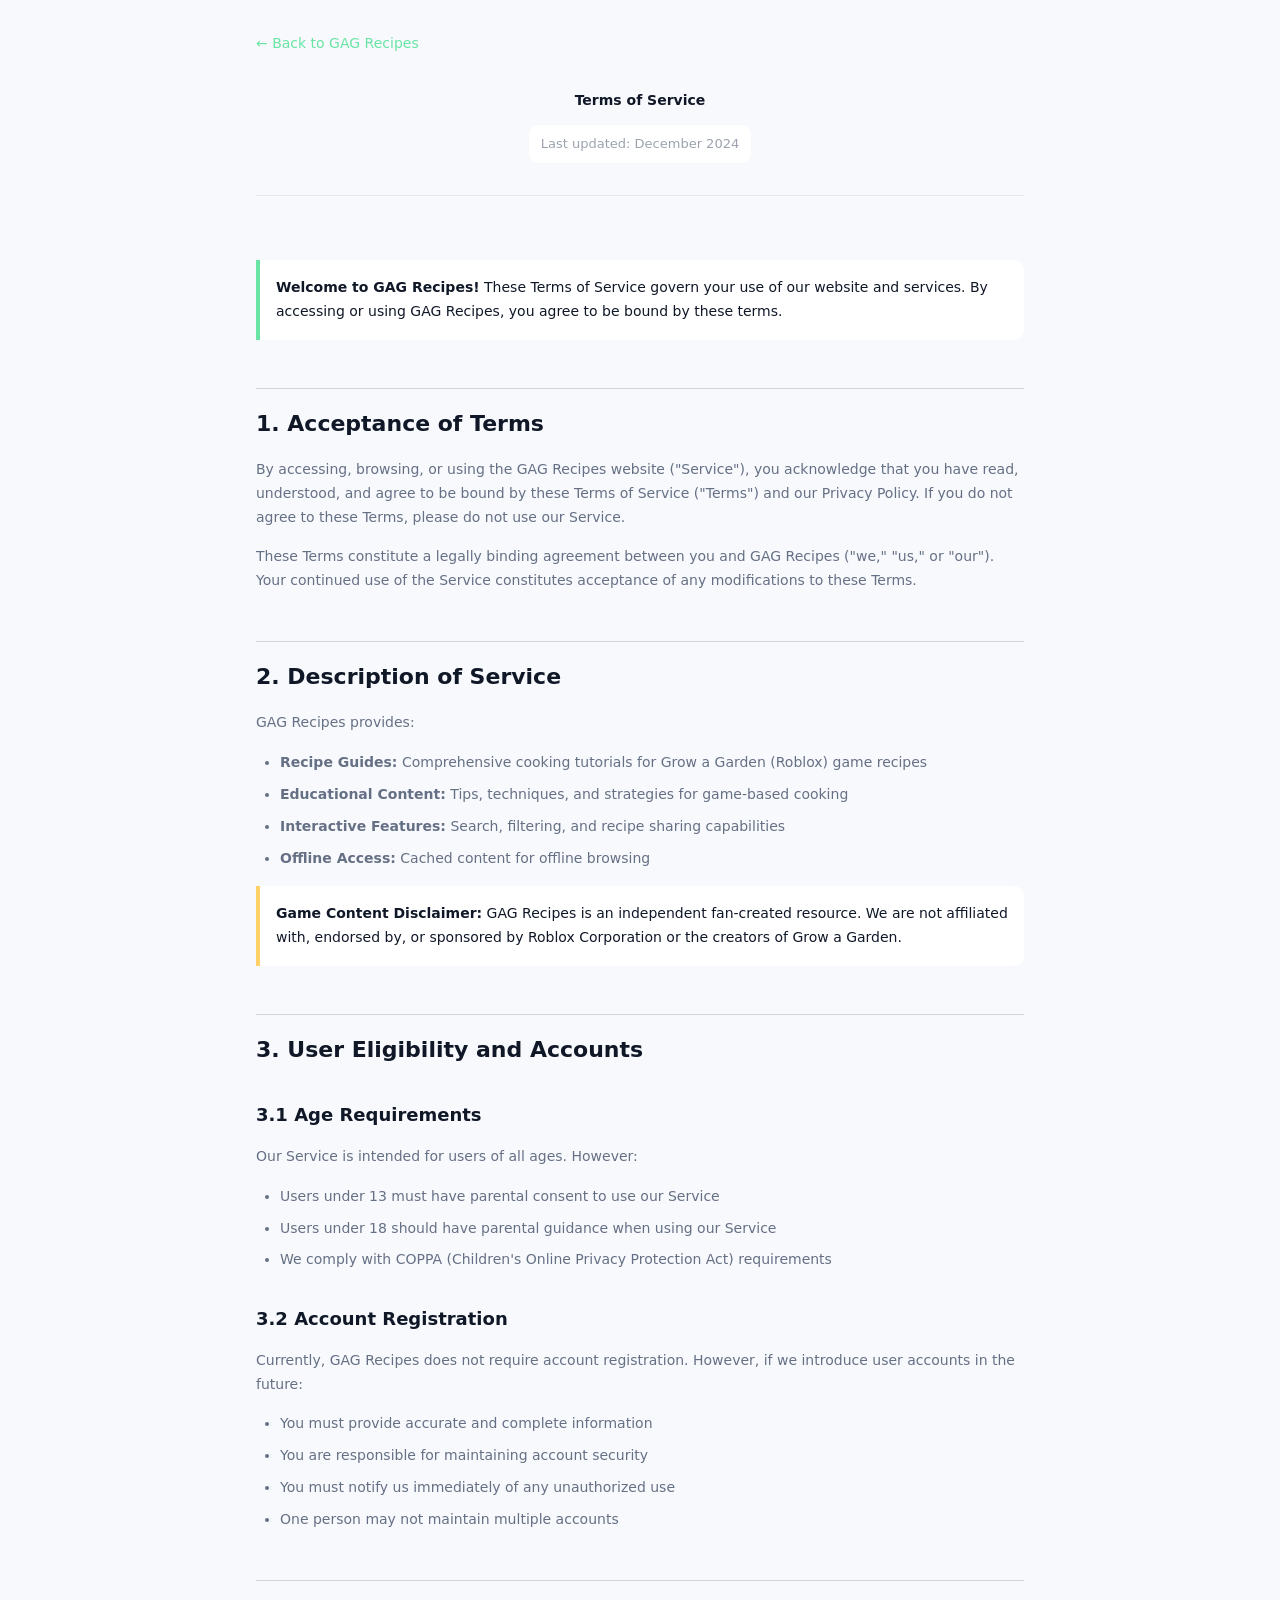
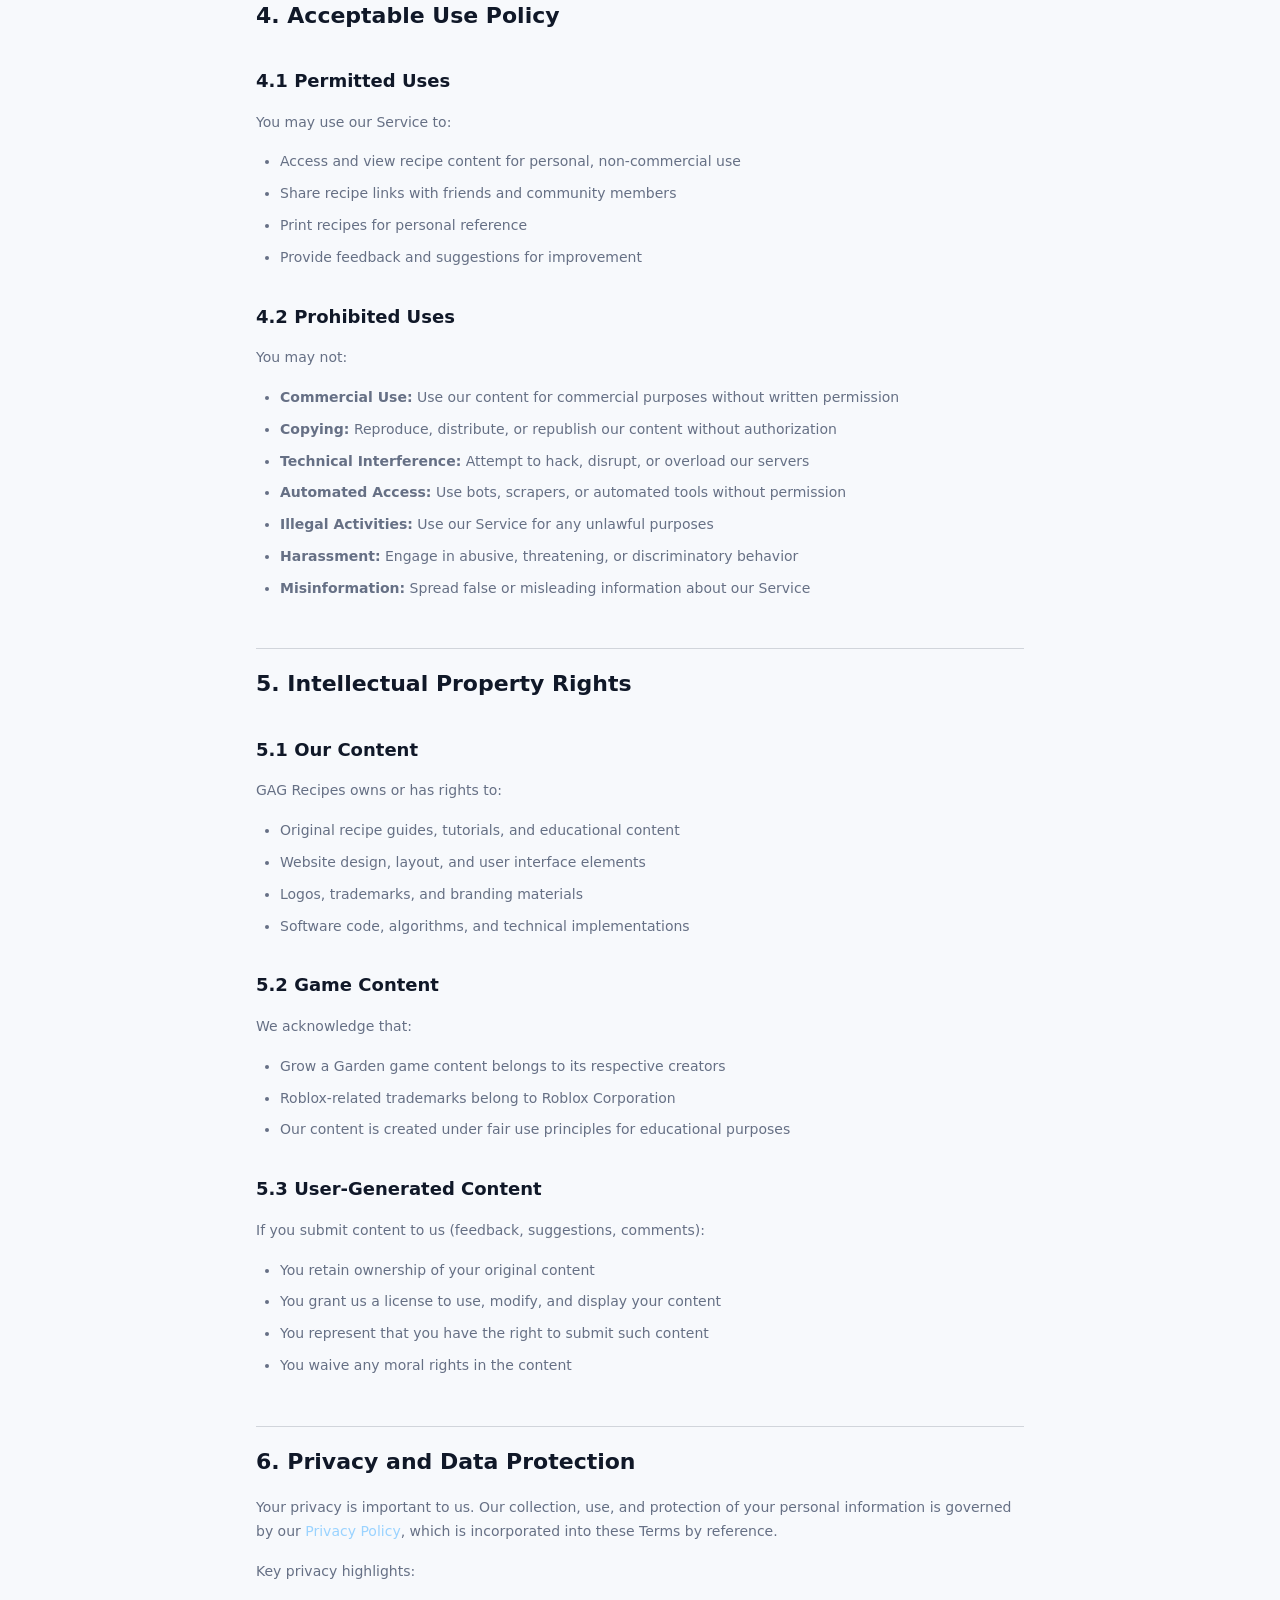
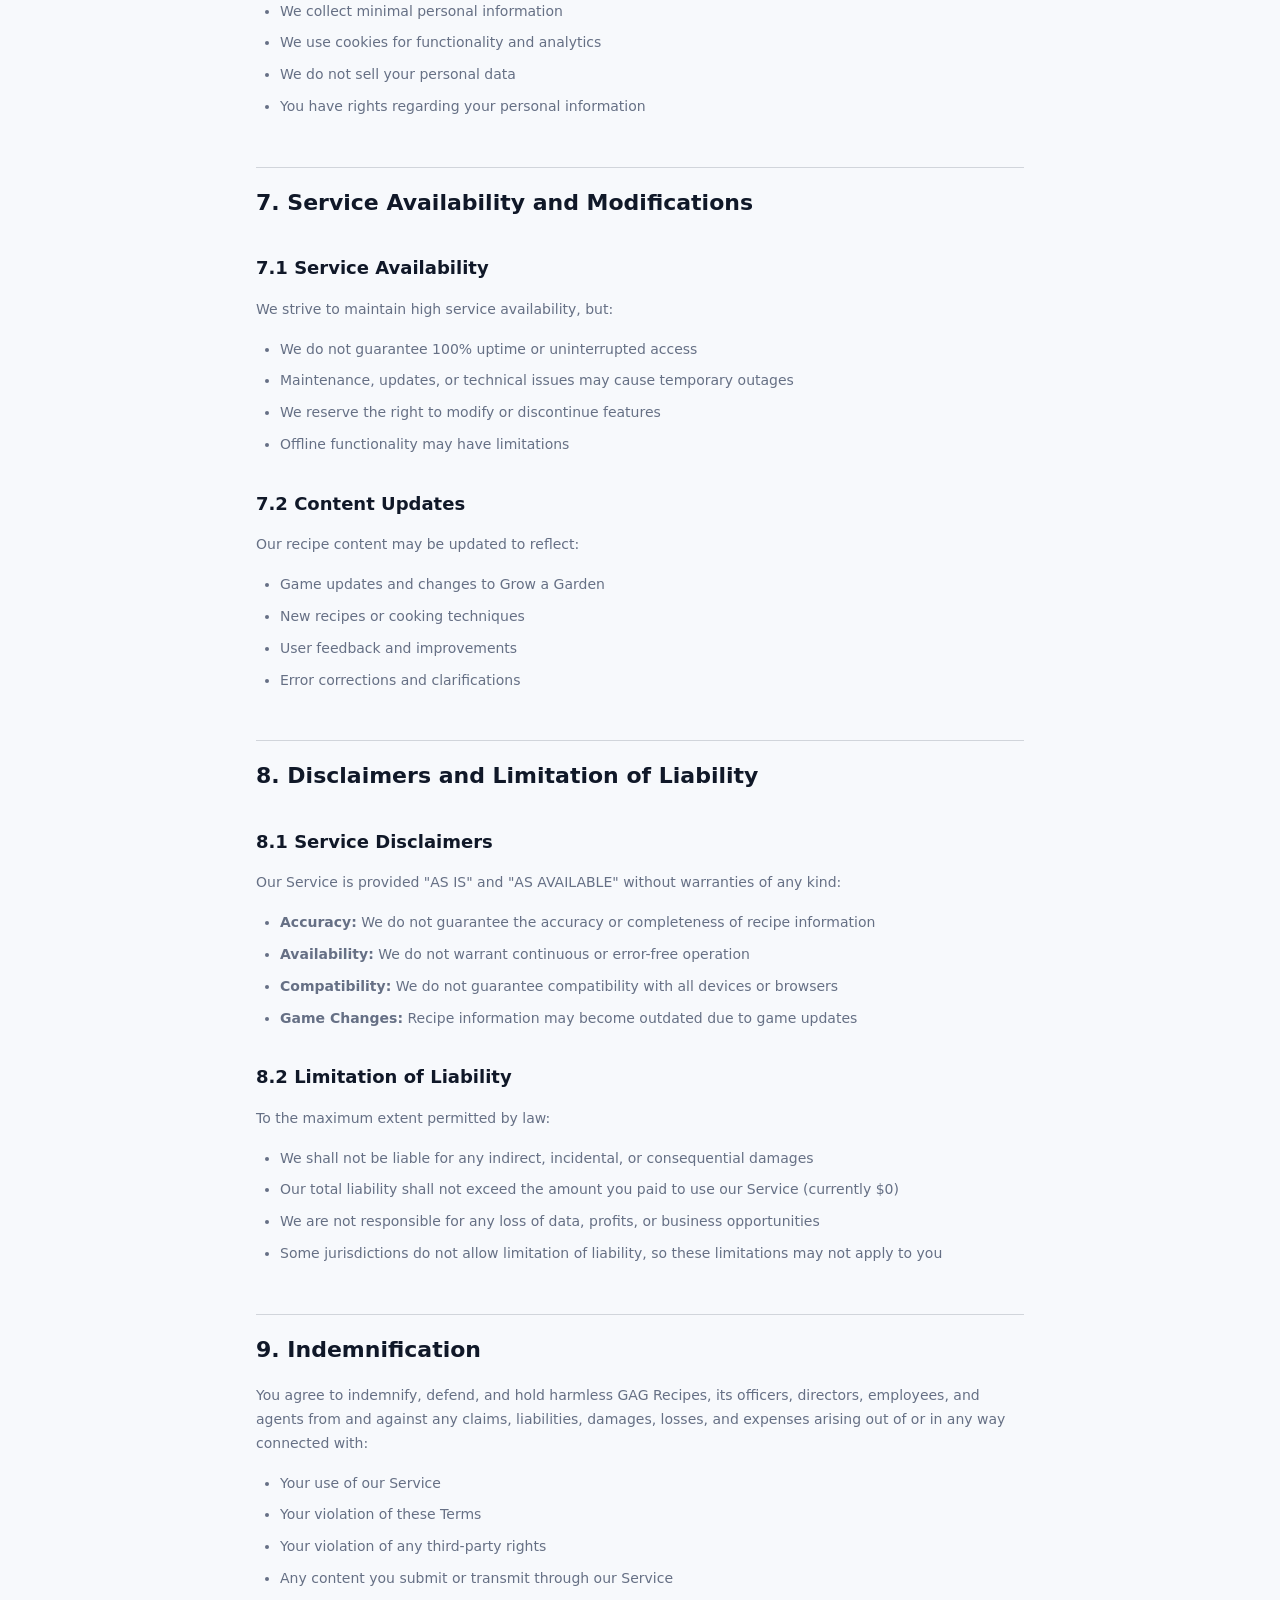
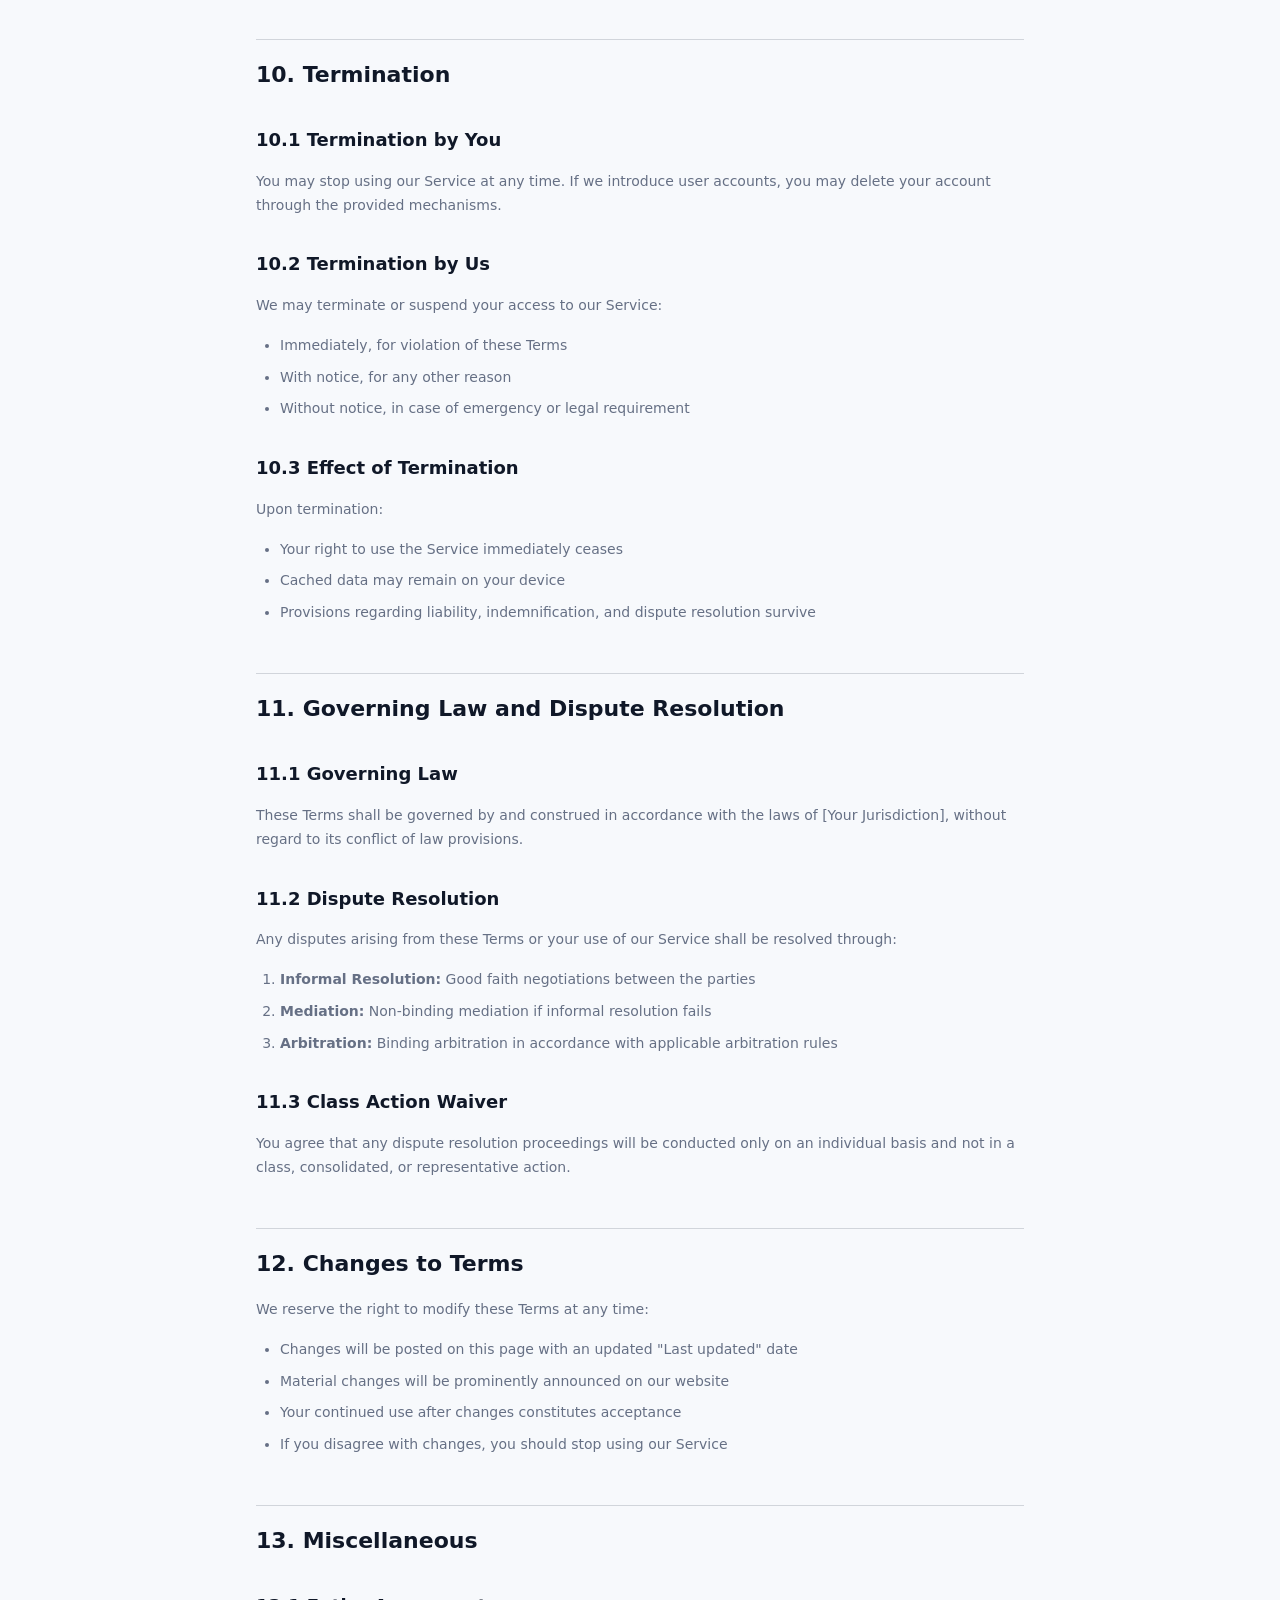
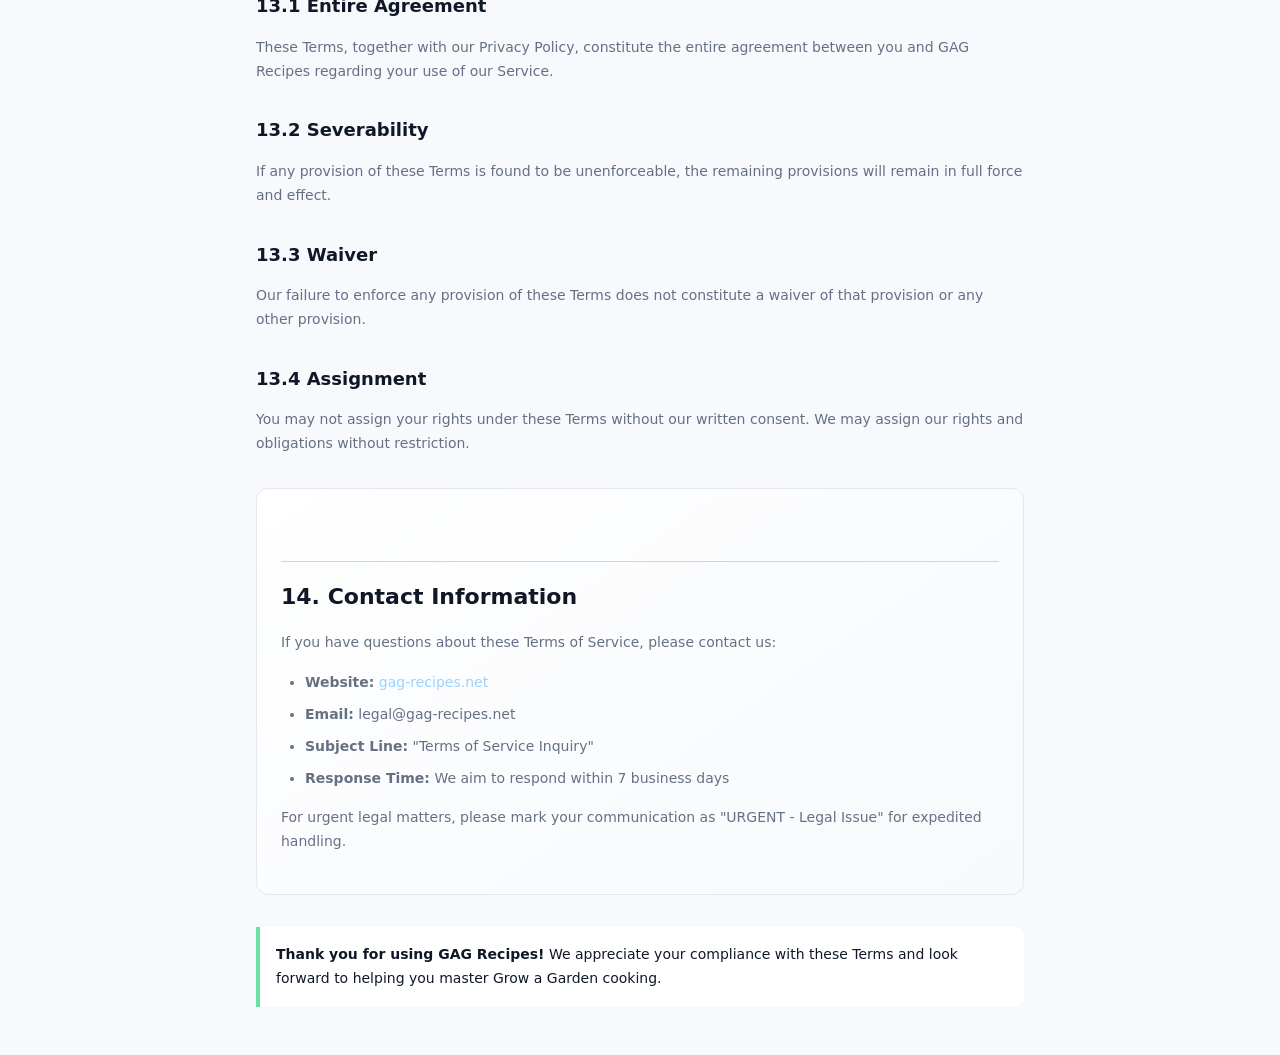
<file: terms-of-service.html>
<!DOCTYPE html>
<html lang="en">
<head>
  <meta charset="UTF-8">
  <meta name="viewport" content="width=device-width, initial-scale=1.0">
  <title>Terms of Service - GAG Recipes</title>
  <meta name="description" content="Terms of Service for GAG Recipes - Read our terms and conditions for using our Grow a Garden recipe guide and cooking tutorials.">
  <meta name="robots" content="index, follow">
  <link rel="canonical" href="https://gag-recipes.net/terms-of-service.html">
  
  <!-- Analytics -->
  <!-- Google tag (gtag.js) -->
  <script async src="https://www.googletagmanager.com/gtag/js?id=G-KZNZWPHKRW"></script>
  <script>
    window.dataLayer = window.dataLayer || [];
    function gtag(){dataLayer.push(arguments);}
    gtag('js', new Date());
    gtag('config', 'G-KZNZWPHKRW');
  </script>
  <script defer data-domain="gag-recipes.net" src="https://app.pageview.app/js/script.js"></script>
  

  <!-- Open Graph -->
  <meta property="og:title" content="Terms of Service - GAG Recipes">
  <meta property="og:description" content="Terms of Service for GAG Recipes - Read our terms and conditions for using our service.">
  <meta property="og:type" content="website">
  <meta property="og:url" content="https://gag-recipes.net/terms-of-service.html">
  <meta property="og:locale" content="en_US">
  
  <!-- Stylesheets -->
  <link rel="stylesheet" href="./assets/tokens.css">
  <link rel="stylesheet" href="./assets/components.css">
  
  <style>
    .legal-page {
      max-width: 800px;
      margin: 0 auto;
      padding: var(--space-2xl) var(--space-lg);
      line-height: var(--line-height-relaxed);
    }
    
    .legal-header {
      text-align: center;
      margin-bottom: var(--space-4xl);
      padding-bottom: var(--space-2xl);
      border-bottom: 1px solid var(--color-border-primary);
    }
    
    .legal-header h1 {
      color: var(--color-text-primary);
      font-size: var(--font-size-3xl);
      font-weight: var(--font-weight-bold);
      margin-bottom: var(--space-md);
    }
    
    .last-updated {
      color: var(--color-text-muted);
      font-size: var(--font-size-sm);
      background: var(--color-bg-secondary);
      padding: var(--space-sm) var(--space-md);
      border-radius: var(--radius-md);
      display: inline-block;
    }
    
    .legal-content h2 {
      color: var(--color-text-primary);
      font-size: var(--font-size-xl);
      font-weight: var(--font-weight-bold);
      margin: var(--space-3xl) 0 var(--space-lg) 0;
      padding-top: var(--space-lg);
      border-top: 1px solid var(--color-border-secondary);
    }
    
    .legal-content h3 {
      color: var(--color-text-primary);
      font-size: var(--font-size-lg);
      font-weight: var(--font-weight-semibold);
      margin: var(--space-2xl) 0 var(--space-md) 0;
    }
    
    .legal-content p {
      color: var(--color-text-secondary);
      margin-bottom: var(--space-lg);
    }
    
    .legal-content ul, .legal-content ol {
      color: var(--color-text-secondary);
      margin-bottom: var(--space-lg);
      padding-left: var(--space-xl);
    }
    
    .legal-content li {
      margin-bottom: var(--space-sm);
    }
    
    .contact-info {
      background: var(--gradient-card);
      padding: var(--space-xl);
      border-radius: var(--radius-lg);
      border: 1px solid var(--color-border-primary);
      margin: var(--space-2xl) 0;
    }
    
    .contact-info h3 {
      margin-top: 0;
    }
    
    .back-link {
      display: inline-flex;
      align-items: center;
      gap: var(--space-sm);
      color: var(--color-brand-primary);
      text-decoration: none;
      font-weight: var(--font-weight-medium);
      margin-bottom: var(--space-xl);
      transition: color var(--transition-fast);
    }
    
    .back-link:hover {
      color: var(--color-brand-secondary);
    }
    
    .highlight-box {
      background: var(--color-bg-secondary);
      border-left: 4px solid var(--color-brand-primary);
      padding: var(--space-lg);
      margin: var(--space-lg) 0;
      border-radius: 0 var(--radius-md) var(--radius-md) 0;
    }
    
    .highlight-box p {
      margin: 0;
      color: var(--color-text-primary);
      font-weight: var(--font-weight-medium);
    }
    
    .warning-box {
      background: var(--color-bg-secondary);
      border-left: 4px solid var(--color-warning);
      padding: var(--space-lg);
      margin: var(--space-lg) 0;
      border-radius: 0 var(--radius-md) var(--radius-md) 0;
    }
    
    .warning-box p {
      margin: 0;
      color: var(--color-text-primary);
      font-weight: var(--font-weight-medium);
    }
  </style>
</head>
<body>
  <div class="legal-page">
    <a href="./index.html" class="back-link">
      ← Back to GAG Recipes
    </a>
    
    <header class="legal-header">
      <h1>Terms of Service</h1>
      <div class="last-updated">Last updated: December 2024</div>
    </header>
    
    <div class="legal-content">
      <div class="highlight-box">
        <p><strong>Welcome to GAG Recipes!</strong> These Terms of Service govern your use of our website and services. By accessing or using GAG Recipes, you agree to be bound by these terms.</p>
      </div>

      <h2>1. Acceptance of Terms</h2>
      
      <p>By accessing, browsing, or using the GAG Recipes website ("Service"), you acknowledge that you have read, understood, and agree to be bound by these Terms of Service ("Terms") and our Privacy Policy. If you do not agree to these Terms, please do not use our Service.</p>
      
      <p>These Terms constitute a legally binding agreement between you and GAG Recipes ("we," "us," or "our"). Your continued use of the Service constitutes acceptance of any modifications to these Terms.</p>

      <h2>2. Description of Service</h2>
      
      <p>GAG Recipes provides:</p>
      <ul>
        <li><strong>Recipe Guides:</strong> Comprehensive cooking tutorials for Grow a Garden (Roblox) game recipes</li>
        <li><strong>Educational Content:</strong> Tips, techniques, and strategies for game-based cooking</li>
        <li><strong>Interactive Features:</strong> Search, filtering, and recipe sharing capabilities</li>
        <li><strong>Offline Access:</strong> Cached content for offline browsing</li>
      </ul>
      
      <div class="warning-box">
        <p><strong>Game Content Disclaimer:</strong> GAG Recipes is an independent fan-created resource. We are not affiliated with, endorsed by, or sponsored by Roblox Corporation or the creators of Grow a Garden.</p>
      </div>

      <h2>3. User Eligibility and Accounts</h2>
      
      <h3>3.1 Age Requirements</h3>
      <p>Our Service is intended for users of all ages. However:</p>
      <ul>
        <li>Users under 13 must have parental consent to use our Service</li>
        <li>Users under 18 should have parental guidance when using our Service</li>
        <li>We comply with COPPA (Children's Online Privacy Protection Act) requirements</li>
      </ul>
      
      <h3>3.2 Account Registration</h3>
      <p>Currently, GAG Recipes does not require account registration. However, if we introduce user accounts in the future:</p>
      <ul>
        <li>You must provide accurate and complete information</li>
        <li>You are responsible for maintaining account security</li>
        <li>You must notify us immediately of any unauthorized use</li>
        <li>One person may not maintain multiple accounts</li>
      </ul>

      <h2>4. Acceptable Use Policy</h2>
      
      <h3>4.1 Permitted Uses</h3>
      <p>You may use our Service to:</p>
      <ul>
        <li>Access and view recipe content for personal, non-commercial use</li>
        <li>Share recipe links with friends and community members</li>
        <li>Print recipes for personal reference</li>
        <li>Provide feedback and suggestions for improvement</li>
      </ul>
      
      <h3>4.2 Prohibited Uses</h3>
      <p>You may not:</p>
      <ul>
        <li><strong>Commercial Use:</strong> Use our content for commercial purposes without written permission</li>
        <li><strong>Copying:</strong> Reproduce, distribute, or republish our content without authorization</li>
        <li><strong>Technical Interference:</strong> Attempt to hack, disrupt, or overload our servers</li>
        <li><strong>Automated Access:</strong> Use bots, scrapers, or automated tools without permission</li>
        <li><strong>Illegal Activities:</strong> Use our Service for any unlawful purposes</li>
        <li><strong>Harassment:</strong> Engage in abusive, threatening, or discriminatory behavior</li>
        <li><strong>Misinformation:</strong> Spread false or misleading information about our Service</li>
      </ul>

      <h2>5. Intellectual Property Rights</h2>
      
      <h3>5.1 Our Content</h3>
      <p>GAG Recipes owns or has rights to:</p>
      <ul>
        <li>Original recipe guides, tutorials, and educational content</li>
        <li>Website design, layout, and user interface elements</li>
        <li>Logos, trademarks, and branding materials</li>
        <li>Software code, algorithms, and technical implementations</li>
      </ul>
      
      <h3>5.2 Game Content</h3>
      <p>We acknowledge that:</p>
      <ul>
        <li>Grow a Garden game content belongs to its respective creators</li>
        <li>Roblox-related trademarks belong to Roblox Corporation</li>
        <li>Our content is created under fair use principles for educational purposes</li>
      </ul>
      
      <h3>5.3 User-Generated Content</h3>
      <p>If you submit content to us (feedback, suggestions, comments):</p>
      <ul>
        <li>You retain ownership of your original content</li>
        <li>You grant us a license to use, modify, and display your content</li>
        <li>You represent that you have the right to submit such content</li>
        <li>You waive any moral rights in the content</li>
      </ul>

      <h2>6. Privacy and Data Protection</h2>
      
      <p>Your privacy is important to us. Our collection, use, and protection of your personal information is governed by our <a href="./privacy-policy.html">Privacy Policy</a>, which is incorporated into these Terms by reference.</p>
      
      <p>Key privacy highlights:</p>
      <ul>
        <li>We collect minimal personal information</li>
        <li>We use cookies for functionality and analytics</li>
        <li>We do not sell your personal data</li>
        <li>You have rights regarding your personal information</li>
      </ul>

      <h2>7. Service Availability and Modifications</h2>
      
      <h3>7.1 Service Availability</h3>
      <p>We strive to maintain high service availability, but:</p>
      <ul>
        <li>We do not guarantee 100% uptime or uninterrupted access</li>
        <li>Maintenance, updates, or technical issues may cause temporary outages</li>
        <li>We reserve the right to modify or discontinue features</li>
        <li>Offline functionality may have limitations</li>
      </ul>
      
      <h3>7.2 Content Updates</h3>
      <p>Our recipe content may be updated to reflect:</p>
      <ul>
        <li>Game updates and changes to Grow a Garden</li>
        <li>New recipes or cooking techniques</li>
        <li>User feedback and improvements</li>
        <li>Error corrections and clarifications</li>
      </ul>

      <h2>8. Disclaimers and Limitation of Liability</h2>
      
      <h3>8.1 Service Disclaimers</h3>
      <p>Our Service is provided "AS IS" and "AS AVAILABLE" without warranties of any kind:</p>
      <ul>
        <li><strong>Accuracy:</strong> We do not guarantee the accuracy or completeness of recipe information</li>
        <li><strong>Availability:</strong> We do not warrant continuous or error-free operation</li>
        <li><strong>Compatibility:</strong> We do not guarantee compatibility with all devices or browsers</li>
        <li><strong>Game Changes:</strong> Recipe information may become outdated due to game updates</li>
      </ul>
      
      <h3>8.2 Limitation of Liability</h3>
      <p>To the maximum extent permitted by law:</p>
      <ul>
        <li>We shall not be liable for any indirect, incidental, or consequential damages</li>
        <li>Our total liability shall not exceed the amount you paid to use our Service (currently $0)</li>
        <li>We are not responsible for any loss of data, profits, or business opportunities</li>
        <li>Some jurisdictions do not allow limitation of liability, so these limitations may not apply to you</li>
      </ul>

      <h2>9. Indemnification</h2>
      
      <p>You agree to indemnify, defend, and hold harmless GAG Recipes, its officers, directors, employees, and agents from and against any claims, liabilities, damages, losses, and expenses arising out of or in any way connected with:</p>
      <ul>
        <li>Your use of our Service</li>
        <li>Your violation of these Terms</li>
        <li>Your violation of any third-party rights</li>
        <li>Any content you submit or transmit through our Service</li>
      </ul>

      <h2>10. Termination</h2>
      
      <h3>10.1 Termination by You</h3>
      <p>You may stop using our Service at any time. If we introduce user accounts, you may delete your account through the provided mechanisms.</p>
      
      <h3>10.2 Termination by Us</h3>
      <p>We may terminate or suspend your access to our Service:</p>
      <ul>
        <li>Immediately, for violation of these Terms</li>
        <li>With notice, for any other reason</li>
        <li>Without notice, in case of emergency or legal requirement</li>
      </ul>
      
      <h3>10.3 Effect of Termination</h3>
      <p>Upon termination:</p>
      <ul>
        <li>Your right to use the Service immediately ceases</li>
        <li>Cached data may remain on your device</li>
        <li>Provisions regarding liability, indemnification, and dispute resolution survive</li>
      </ul>

      <h2>11. Governing Law and Dispute Resolution</h2>
      
      <h3>11.1 Governing Law</h3>
      <p>These Terms shall be governed by and construed in accordance with the laws of [Your Jurisdiction], without regard to its conflict of law provisions.</p>
      
      <h3>11.2 Dispute Resolution</h3>
      <p>Any disputes arising from these Terms or your use of our Service shall be resolved through:</p>
      <ol>
        <li><strong>Informal Resolution:</strong> Good faith negotiations between the parties</li>
        <li><strong>Mediation:</strong> Non-binding mediation if informal resolution fails</li>
        <li><strong>Arbitration:</strong> Binding arbitration in accordance with applicable arbitration rules</li>
      </ol>
      
      <h3>11.3 Class Action Waiver</h3>
      <p>You agree that any dispute resolution proceedings will be conducted only on an individual basis and not in a class, consolidated, or representative action.</p>

      <h2>12. Changes to Terms</h2>
      
      <p>We reserve the right to modify these Terms at any time:</p>
      <ul>
        <li>Changes will be posted on this page with an updated "Last updated" date</li>
        <li>Material changes will be prominently announced on our website</li>
        <li>Your continued use after changes constitutes acceptance</li>
        <li>If you disagree with changes, you should stop using our Service</li>
      </ul>

      <h2>13. Miscellaneous</h2>
      
      <h3>13.1 Entire Agreement</h3>
      <p>These Terms, together with our Privacy Policy, constitute the entire agreement between you and GAG Recipes regarding your use of our Service.</p>
      
      <h3>13.2 Severability</h3>
      <p>If any provision of these Terms is found to be unenforceable, the remaining provisions will remain in full force and effect.</p>
      
      <h3>13.3 Waiver</h3>
      <p>Our failure to enforce any provision of these Terms does not constitute a waiver of that provision or any other provision.</p>
      
      <h3>13.4 Assignment</h3>
      <p>You may not assign your rights under these Terms without our written consent. We may assign our rights and obligations without restriction.</p>

      <div class="contact-info">
        <h2>14. Contact Information</h2>
        <p>If you have questions about these Terms of Service, please contact us:</p>
        <ul>
          <li><strong>Website:</strong> <a href="https://gag-recipes.net">gag-recipes.net</a></li>
          <li><strong>Email:</strong> legal@gag-recipes.net</li>
          <li><strong>Subject Line:</strong> "Terms of Service Inquiry"</li>
          <li><strong>Response Time:</strong> We aim to respond within 7 business days</li>
        </ul>
        <p>For urgent legal matters, please mark your communication as "URGENT - Legal Issue" for expedited handling.</p>
      </div>
      
      <div class="highlight-box">
        <p><strong>Thank you for using GAG Recipes!</strong> We appreciate your compliance with these Terms and look forward to helping you master Grow a Garden cooking.</p>
      </div>
    </div>
  </div>
</body>
</html>
</file>
<file: assets/tokens.css>
/* ==============================================
   CSS Design Token System - Following Design System Best Practices
   ============================================== */

:root {
  /* Color System - Support for Light/Dark Themes */
  --color-bg-primary: #0b0f14;
  --color-bg-secondary: #111823;
  --color-bg-tertiary: #0b1119;
  --color-text-primary: #e6edf3;
  --color-text-secondary: #8aa0b1;
  --color-text-muted: #6b7785;
  
  /* Brand Colors */
  --color-brand-primary: #69e4a5;
  --color-brand-secondary: #9ad3ff;
  --color-accent: #2563eb;
  --color-success: #23d18b;
  --color-warning: #ffd166;
  --color-error: #ef4444;
  
  /* Borders & Dividers */
  --color-border-primary: #233244;
  --color-border-secondary: #2a3340;
  --color-border-active: #2f5674;
  
  /* Interactive States */
  --color-interactive-default: #1a2230;
  --color-interactive-hover: #1f3a56;
  --color-interactive-active: #21405a;
  
  /* Spacing System - 8px Base Grid */
  --space-xs: 4px;
  --space-sm: 8px;
  --space-md: 12px;
  --space-lg: 16px;
  --space-xl: 24px;
  --space-2xl: 32px;
  --space-3xl: 48px;
  --space-4xl: 64px;
  --space-5xl: 80px;
  --space-6xl: 96px;
  
  /* Typography System */
  --font-family-primary: ui-sans-serif, system-ui, -apple-system, "Segoe UI", Roboto, Arial, sans-serif;
  --font-size-xs: 12px;
  --font-size-sm: 13px;
  --font-size-base: 14px;
  --font-size-md: 16px;
  --font-size-lg: 18px;
  --font-size-xl: 22px;
  --font-size-2xl: 28px;
  
  /* Font Weights */
  --font-weight-normal: 400;
  --font-weight-medium: 500;
  --font-weight-semibold: 600;
  --font-weight-bold: 700;
  --font-weight-extrabold: 800;
  
  /* Line Heights */
  --line-height-tight: 1.25;
  --line-height-normal: 1.5;
  --line-height-relaxed: 1.7;
  --line-height-loose: 1.9;
  
  /* Border Radius System */
  --radius-xs: 4px;
  --radius-sm: 8px;
  --radius-md: 10px;
  --radius-lg: 12px;
  --radius-xl: 16px;
  --radius-full: 9999px;
  
  /* Shadow System */
  --shadow-sm: 0 1px 2px rgba(0, 0, 0, 0.05);
  --shadow-md: 0 4px 6px rgba(0, 0, 0, 0.1);
  --shadow-lg: 0 10px 25px rgba(0, 0, 0, 0.15);
  --shadow-xl: 0 20px 40px rgba(0, 0, 0, 0.2);
  --shadow-2xl: 0 25px 50px rgba(0, 0, 0, 0.25);
  
  /* Gradient System */
  --gradient-brand: linear-gradient(135deg, var(--color-brand-primary) 0%, var(--color-brand-secondary) 100%);
  --gradient-card: linear-gradient(145deg, var(--color-bg-secondary) 0%, rgba(255,255,255,0.02) 100%);
  --gradient-hero: linear-gradient(180deg, var(--color-bg-primary) 0%, var(--color-bg-tertiary) 100%);
  
  /* Z-index Layers */
  --z-dropdown: 10;
  --z-sticky: 20;
  --z-fixed: 30;
  --z-modal: 40;
  --z-popover: 50;
  
  /* Layout Constraints */
  --container-max-width: 1200px;
  --grid-gap: 14px;
  
  /* Animations */
  --transition-fast: 0.15s ease;
  --transition-normal: 0.25s ease;
  --transition-slow: 0.35s ease;
}

/* Light Theme Override */
@media (prefers-color-scheme: light) {
  :root {
    --color-bg-primary: #f7f9fc;
    --color-bg-secondary: #ffffff;
    --color-bg-tertiary: #f1f5f9;
    --color-text-primary: #101828;
    --color-text-secondary: #667085;
    --color-text-muted: #9ca3af;
    
    --color-border-primary: #e4e7ec;
    --color-border-secondary: #d1d5db;
    --color-border-active: #3b82f6;
    
    --color-interactive-default: #edf2f7;
    --color-interactive-hover: #e2e8f0;
    --color-interactive-active: #dbeafe;
  }
}

/* Manual Theme Toggle Classes */
html.theme-light {
  --color-bg-primary: #f7f9fc;
  --color-bg-secondary: #ffffff;
  --color-bg-tertiary: #f1f5f9;
  --color-text-primary: #101828;
  --color-text-secondary: #667085;
  --color-text-muted: #9ca3af;
  
  --color-border-primary: #e4e7ec;
  --color-border-secondary: #d1d5db;
  --color-border-active: #3b82f6;
  
  --color-interactive-default: #edf2f7;
  --color-interactive-hover: #e2e8f0;
  --color-interactive-active: #dbeafe;
}

html.theme-dark {
  --color-bg-primary: #0b0f14;
  --color-bg-secondary: #111823;
  --color-bg-tertiary: #0b1119;
  --color-text-primary: #e6edf3;
  --color-text-secondary: #8aa0b1;
  --color-text-muted: #6b7785;
  
  --color-border-primary: #233244;
  --color-border-secondary: #2a3340;
  --color-border-active: #2f5674;
  
  --color-interactive-default: #1a2230;
  --color-interactive-hover: #1f3a56;
  --color-interactive-active: #21405a;
}

/* Base Reset */
*,
*::before,
*::after {
  box-sizing: border-box;
}

html {
  height: 100%;
}

body {
  margin: 0;
  min-height: 100%;
  font-family: var(--font-family-primary);
  font-size: var(--font-size-base);
  line-height: var(--line-height-normal);
  background-color: var(--color-bg-primary);
  color: var(--color-text-primary);
  -webkit-font-smoothing: antialiased;
  -moz-osx-font-smoothing: grayscale;
}

/* Reduced Motion Preference */
@media (prefers-reduced-motion: reduce) {
  *,
  *::before,
  *::after {
    animation-duration: 0.01ms !important;
    animation-iteration-count: 1 !important;
    transition-duration: 0.01ms !important;
  }
}

/* Accessibility */
a {
  color: var(--color-brand-secondary);
  text-decoration: none;
  transition: color var(--transition-fast);
}

a:hover {
  text-decoration: underline;
}

img {
  max-width: 100%;
  height: auto;
  display: block;
}

/* Container System */
.container {
  max-width: var(--container-max-width);
  margin: 0 auto;
  padding: var(--space-xl) var(--space-lg);
}

@media (max-width: 768px) {
  .container {
    padding: var(--space-lg) var(--space-md);
  }
}

/* Grid System */
.grid {
  display: grid;
  gap: var(--grid-gap);
}

.grid-1 { grid-template-columns: 1fr; }
.grid-2 { grid-template-columns: repeat(2, 1fr); }
.grid-3 { grid-template-columns: repeat(3, 1fr); }
.grid-4 { grid-template-columns: repeat(4, 1fr); }

@media (max-width: 980px) {
  .grid-3 { grid-template-columns: repeat(2, 1fr); }
  .grid-4 { grid-template-columns: repeat(2, 1fr); }
}

@media (max-width: 640px) {
  .grid-2,
  .grid-3,
  .grid-4 { 
    grid-template-columns: 1fr; 
  }
}

/* Visually Hidden */
.sr-only {
  position: absolute;
  width: 1px;
  height: 1px;
  padding: 0;
  margin: -1px;
  overflow: hidden;
  clip: rect(0, 0, 0, 0);
  white-space: nowrap;
  border: 0;
}
</file>
<file: assets/components.css>
/* ==============================================
   Component Style System - Design Token-Based Component Library
   ============================================== */

/* 站点头部 */
.site-header {
  position: sticky;
  top: 0;
  z-index: var(--z-sticky);
  background: rgba(11, 15, 20, 0.85);
  backdrop-filter: blur(12px);
  border-bottom: 1px solid var(--color-border-primary);
  transition: all var(--transition-normal);
  box-shadow: var(--shadow-sm);
}

.site-header::before {
  content: '';
  position: absolute;
  top: 0;
  left: 0;
  right: 0;
  height: 1px;
  background: var(--gradient-brand);
  opacity: 0.6;
}

.nav {
  display: flex;
  align-items: center;
  gap: var(--space-xl);
  padding: var(--space-lg) 0;
  position: relative;
}

.nav .brand {
  font-weight: var(--font-weight-extrabold);
  font-size: var(--font-size-xl);
  letter-spacing: -0.02em;
  background: var(--gradient-brand);
  -webkit-background-clip: text;
  -webkit-text-fill-color: transparent;
  background-clip: text;
  position: relative;
}

.nav .brand::after {
  content: '🍔';
  position: absolute;
  right: -28px;
  top: 50%;
  transform: translateY(-50%);
  font-size: var(--font-size-lg);
}

.nav .spacer {
  flex: 1;
}

.nav a {
  padding: var(--space-sm) var(--space-lg);
  border-radius: var(--radius-lg);
  color: var(--color-text-secondary);
  font-weight: var(--font-weight-medium);
  font-size: var(--font-size-sm);
  transition: all var(--transition-normal);
  position: relative;
  overflow: hidden;
}

.nav a::before {
  content: '';
  position: absolute;
  top: 0;
  left: -100%;
  width: 100%;
  height: 100%;
  background: var(--gradient-brand);
  transition: left var(--transition-normal);
  z-index: -1;
  opacity: 0.1;
}

.nav a:hover {
  color: var(--color-text-primary);
  text-decoration: none;
  transform: translateY(-1px);
  box-shadow: var(--shadow-md);
}

.nav a:hover::before {
  left: 0;
}

/* 按钮系统 */
.btn {
  display: inline-flex;
  align-items: center;
  justify-content: center;
  gap: var(--space-xs);
  padding: var(--space-md) var(--space-lg);
  border-radius: var(--radius-md);
  border: 1px solid var(--color-border-primary);
  background: var(--color-interactive-default);
  color: var(--color-text-primary);
  font-size: var(--font-size-sm);
  font-weight: var(--font-weight-medium);
  cursor: pointer;
  transition: all var(--transition-fast);
  text-decoration: none;
}

.btn:hover {
  background: var(--color-interactive-hover);
  border-color: var(--color-border-active);
  transform: translateY(-1px);
  box-shadow: var(--shadow-md);
}

.btn:active {
  transform: translateY(0);
  box-shadow: var(--shadow-sm);
}

.btn.primary {
  background: var(--color-brand-primary);
  border: 0;
  color: #062016;
  font-weight: var(--font-weight-bold);
}

.btn.primary:hover {
  background: #5dd396;
  transform: translateY(-2px);
  box-shadow: var(--shadow-lg);
}

.btn.secondary {
  background: var(--color-brand-secondary);
  border: 0;
  color: #0a1628;
  font-weight: var(--font-weight-bold);
}

.btn.secondary:hover {
  background: #7bc3ff;
}

.btn:disabled {
  opacity: 0.5;
  cursor: not-allowed;
  transform: none;
  box-shadow: none;
}

/* Hero 区域 */
.hero-section {
  background: var(--gradient-hero);
  padding: var(--space-5xl) 0 var(--space-4xl);
  position: relative;
  overflow: hidden;
}

.hero-section::before {
  content: '';
  position: absolute;
  top: 0;
  left: 0;
  right: 0;
  bottom: 0;
  background: radial-gradient(circle at 30% 20%, rgba(105, 228, 165, 0.1) 0%, transparent 50%),
              radial-gradient(circle at 70% 80%, rgba(154, 211, 255, 0.1) 0%, transparent 50%);
  pointer-events: none;
}

.hero-content {
  position: relative;
  z-index: 1;
  text-align: center;
  margin-bottom: var(--space-4xl);
}

.hero-title {
  font-size: clamp(var(--font-size-2xl), 5vw, 3.5rem);
  font-weight: var(--font-weight-extrabold);
  background: var(--gradient-brand);
  -webkit-background-clip: text;
  -webkit-text-fill-color: transparent;
  background-clip: text;
  margin-bottom: var(--space-lg);
  line-height: var(--line-height-tight);
}

.hero-subtitle {
  font-size: var(--font-size-lg);
  color: var(--color-text-secondary);
  max-width: 800px;
  margin: 0 auto var(--space-2xl);
  line-height: var(--line-height-relaxed);
}

.hero-features {
  margin-top: var(--space-3xl);
}

.feature-grid {
  display: grid;
  grid-template-columns: repeat(2, 1fr);
  gap: var(--space-xl);
  max-width: 800px;
  margin: 0 auto;
}

.feature-item {
  display: flex;
  align-items: center;
  gap: var(--space-lg);
  padding: var(--space-lg);
  background: var(--gradient-card);
  backdrop-filter: blur(10px);
  border: 1px solid var(--color-border-primary);
  border-radius: var(--radius-lg);
  transition: all var(--transition-normal);
}

.feature-item:hover {
  transform: translateY(-2px);
  box-shadow: var(--shadow-lg);
  border-color: var(--color-border-active);
}

.feature-icon {
  font-size: var(--font-size-2xl);
  flex-shrink: 0;
}

.feature-text {
  font-size: var(--font-size-sm);
  line-height: var(--line-height-normal);
  color: var(--color-text-secondary);
}

.feature-text strong {
  color: var(--color-text-primary);
  font-weight: var(--font-weight-bold);
  display: block;
  margin-bottom: var(--space-xs);
}

@media (max-width: 640px) {
  .feature-grid {
    grid-template-columns: 1fr;
    gap: var(--space-lg);
  }
  
  .feature-item {
    padding: var(--space-md);
    gap: var(--space-md);
  }
  
  .feature-icon {
    font-size: var(--font-size-xl);
  }
}

/* KPI 指标卡片 */
.kpi {
  display: grid;
  grid-template-columns: repeat(3, 1fr);
  gap: var(--space-xl);
  margin: var(--space-2xl) 0;
  position: relative;
  z-index: 1;
}

.kpi-card {
  background: var(--gradient-card);
  backdrop-filter: blur(10px);
  padding: var(--space-2xl) var(--space-xl);
  border: 1px solid var(--color-border-primary);
  border-radius: var(--radius-xl);
  text-align: center;
  transition: all var(--transition-normal);
  position: relative;
  overflow: hidden;
}

.kpi-card::before {
  content: '';
  position: absolute;
  top: 0;
  left: 0;
  right: 0;
  height: 2px;
  background: var(--gradient-brand);
  transform: scaleX(0);
  transition: transform var(--transition-normal);
}

.kpi-card:hover {
  transform: translateY(-4px);
  box-shadow: var(--shadow-xl);
  border-color: var(--color-border-active);
}

.kpi-card:hover::before {
  transform: scaleX(1);
}

.kpi-value {
  font-size: clamp(2.5rem, 6vw, 4rem);
  font-weight: var(--font-weight-extrabold);
  background: var(--gradient-brand);
  -webkit-background-clip: text;
  -webkit-text-fill-color: transparent;
  background-clip: text;
  margin-bottom: var(--space-sm);
  line-height: 1;
  text-shadow: 0 2px 4px rgba(105, 228, 165, 0.3);
  letter-spacing: -0.02em;
  position: relative;
}

.kpi-value::before {
  content: attr(data-value);
  position: absolute;
  top: 0;
  left: 0;
  background: linear-gradient(45deg, #69e4a5, #9ad3ff);
  -webkit-background-clip: text;
  -webkit-text-fill-color: transparent;
  background-clip: text;
  filter: blur(1px);
  opacity: 0.6;
  z-index: -1;
}

.kpi-value.loading {
  background: linear-gradient(90deg, 
    var(--color-text-muted) 25%, 
    var(--color-brand-primary) 50%, 
    var(--color-text-muted) 75%);
  background-size: 200% 100%;
  -webkit-background-clip: text;
  -webkit-text-fill-color: transparent;
  background-clip: text;
  animation: shimmer 1.5s infinite;
}

@keyframes shimmer {
  0% {
    background-position: -200% 0;
  }
  100% {
    background-position: 200% 0;
  }
}

.kpi-label {
  color: var(--color-text-muted);
  font-size: var(--font-size-sm);
  font-weight: var(--font-weight-medium);
  text-transform: uppercase;
  letter-spacing: 0.8px;
}

.kpi-icon {
  font-size: var(--font-size-xl);
  margin-bottom: var(--space-sm);
  opacity: 0.8;
}

@media (max-width: 768px) {
  .kpi {
    grid-template-columns: 1fr;
    gap: var(--space-lg);
  }
  
  .hero-section {
    padding: var(--space-4xl) 0 var(--space-3xl);
  }
}

/* 工具栏 */
.toolbar {
  display: flex;
  flex-wrap: wrap;
  gap: var(--space-lg);
  align-items: center;
  margin: var(--space-4xl) 0 var(--space-3xl);
  padding: var(--space-xl) var(--space-2xl);
  background: var(--gradient-card);
  backdrop-filter: blur(10px);
  border: 1px solid var(--color-border-primary);
  border-radius: var(--radius-xl);
  box-shadow: var(--shadow-md);
  position: relative;
}

.toolbar::before {
  content: '';
  position: absolute;
  top: 0;
  left: 0;
  right: 0;
  height: 1px;
  background: var(--gradient-brand);
  opacity: 0.3;
}

/* 筛选芯片 */
.chip {
  background: var(--color-interactive-default);
  padding: var(--space-md) var(--space-lg);
  border-radius: var(--radius-full);
  border: 1px solid var(--color-border-primary);
  cursor: pointer;
  font-size: var(--font-size-sm);
  font-weight: var(--font-weight-medium);
  transition: all var(--transition-normal);
  user-select: none;
  position: relative;
  overflow: hidden;
}

.chip::before {
  content: '';
  position: absolute;
  top: 0;
  left: -100%;
  width: 100%;
  height: 100%;
  background: var(--gradient-brand);
  transition: left var(--transition-normal);
  z-index: -1;
  opacity: 0.8;
}

.chip:hover {
  transform: translateY(-2px);
  box-shadow: var(--shadow-md);
  color: var(--color-text-primary);
}

.chip:hover::before {
  left: 0;
}

.chip.active {
  background: var(--gradient-brand);
  border-color: var(--color-brand-primary);
  color: #062016;
  font-weight: var(--font-weight-bold);
  box-shadow: var(--shadow-lg);
}

.chip.active::before {
  display: none;
}

/* 搜索框 */
.search {
  flex: 1;
  min-width: 220px;
  position: relative;
}

.search input {
  width: 100%;
  padding: var(--space-md) var(--space-lg);
  border-radius: var(--radius-md);
  border: 1px solid var(--color-border-primary);
  background: var(--color-bg-primary);
  color: var(--color-text-primary);
  font-size: var(--font-size-base);
  transition: all var(--transition-fast);
}

.search input:focus {
  outline: none;
  border-color: var(--color-brand-secondary);
  box-shadow: 0 0 0 3px rgba(154, 211, 255, 0.1);
}

.search input::placeholder {
  color: var(--color-text-muted);
}

/* 计数显示 */
.count {
  color: var(--color-text-muted);
  font-size: var(--font-size-xs);
  font-weight: var(--font-weight-medium);
  white-space: nowrap;
}

/* 菜谱卡片 */
.recipe-card {
  background: var(--gradient-card);
  backdrop-filter: blur(10px);
  padding: 0;
  border-radius: var(--radius-xl);
  border: 1px solid var(--color-border-primary);
  box-shadow: var(--shadow-lg);
  display: flex;
  flex-direction: column;
  transition: all var(--transition-normal);
  overflow: hidden;
  position: relative;
  cursor: pointer;
}

.recipe-card::before {
  content: '';
  position: absolute;
  top: 0;
  left: 0;
  right: 0;
  height: 3px;
  background: var(--gradient-brand);
  transform: scaleX(0);
  transition: transform var(--transition-normal);
}

.recipe-card:hover {
  transform: translateY(-8px) scale(1.02);
  box-shadow: var(--shadow-2xl);
  border-color: var(--color-border-active);
}

.recipe-card:hover::before {
  transform: scaleX(1);
}

.recipe-card-image {
  position: relative;
  overflow: hidden;
}

.recipe-card img {
  width: 100%;
  aspect-ratio: 4/3;
  object-fit: cover;
  transition: transform var(--transition-normal);
}

.recipe-card:hover img {
  transform: scale(1.05);
}

.recipe-card-content {
  padding: var(--space-xl);
  display: flex;
  flex-direction: column;
  gap: var(--space-md);
  flex: 1;
}

.recipe-title {
  font-weight: var(--font-weight-extrabold);
  font-size: var(--font-size-lg);
  color: var(--color-text-primary);
  margin: 0;
}

.recipe-meta {
  font-size: var(--font-size-sm);
  color: var(--color-text-secondary);
  display: flex;
  align-items: center;
  gap: var(--space-sm);
}

.recipe-badges {
  display: flex;
  gap: var(--space-xs);
  flex-wrap: wrap;
}

.badge {
  font-size: var(--font-size-xs);
  background: var(--color-interactive-default);
  border: 1px solid var(--color-border-secondary);
  padding: var(--space-xs) var(--space-sm);
  border-radius: var(--radius-full);
  color: var(--color-text-secondary);
  font-weight: var(--font-weight-medium);
}

.badge.popular {
  background: var(--color-brand-primary);
  color: #062016;
  border-color: var(--color-brand-primary);
}

.badge.quick {
  background: var(--color-success);
  color: #0a2e1a;
  border-color: var(--color-success);
}

/* 稀有度标签 */
.rarity-list {
  display: flex;
  flex-wrap: wrap;
  gap: var(--space-xs);
}

.rarity-pill {
  background: var(--color-bg-primary);
  border: 1px solid var(--color-border-primary);
  padding: var(--space-xs) var(--space-sm);
  border-radius: var(--radius-sm);
  font-size: var(--font-size-xs);
  font-weight: var(--font-weight-medium);
  color: var(--color-text-secondary);
}

.rarity-pill.legendary {
  background: #fbbf24;
  color: #92400e;
  border-color: #fbbf24;
}

.rarity-pill.mythical {
  background: #a855f7;
  color: #581c87;
  border-color: #a855f7;
}

.rarity-pill.divine {
  background: #06b6d4;
  color: #0e7490;
  border-color: #06b6d4;
}

.rarity-pill.prismatic {
  background: linear-gradient(45deg, #f59e0b, #ef4444, #8b5cf6, #06b6d4);
  color: white;
  border: none;
  font-weight: var(--font-weight-bold);
}

/* 卡片操作区 */
.card-actions {
  margin-top: auto;
  display: flex;
  gap: var(--space-md);
}



/* 区域容器 */
.section {
  margin: var(--space-3xl) 0;
  background: var(--color-bg-tertiary);
  border: 1px solid var(--color-border-primary);
  border-radius: var(--radius-xl);
  overflow: hidden;
}

.section-header {
  background: var(--color-bg-secondary);
  padding: var(--space-lg);
  border-bottom: 1px solid var(--color-border-primary);
}

.section-header h2 {
  margin: 0;
  font-size: var(--font-size-xl);
  font-weight: var(--font-weight-extrabold);
  color: var(--color-text-primary);
}

.section-body {
  padding: var(--space-lg);
}

/* How to Cook Section - Enhanced Layout */
.howto {
  background: linear-gradient(135deg, var(--bg-secondary) 0%, var(--bg-primary) 100%);
  padding: var(--space-5xl) var(--space-2xl);
  border-radius: var(--radius-xl);
  margin: var(--space-4xl) 0;
  box-shadow: var(--shadow-lg);
  position: relative;
  overflow: hidden;
}

.howto::before {
  content: '';
  position: absolute;
  top: 0;
  left: 0;
  right: 0;
  height: 4px;
  background: linear-gradient(90deg, var(--accent-primary), var(--accent-secondary), var(--accent-tertiary));
}

.howto .content-grid {
  display: grid;
  grid-template-columns: 1fr 1fr;
  gap: var(--space-5xl);
  max-width: 1200px;
  margin: 0 auto;
}

.howto .content-column {
  display: flex;
  flex-direction: column;
}

.howto h3 {
  color: var(--text-primary);
  font-size: 1.75rem;
  font-weight: 700;
  margin-bottom: var(--space-2xl);
  background: linear-gradient(135deg, var(--accent-primary), var(--accent-secondary));
  -webkit-background-clip: text;
  -webkit-text-fill-color: transparent;
  background-clip: text;
  display: flex;
  align-items: center;
  gap: var(--space-md);
}

.howto p {
  color: var(--text-secondary);
  line-height: var(--line-height-loose);
  margin-bottom: var(--space-2xl);
  font-size: 1.1rem;
}

.howto ol {
  padding: 0;
  list-style: none;
  counter-reset: step-counter;
  display: grid;
  gap: var(--space-xl);
}

.howto li {
  counter-increment: step-counter;
  display: flex;
  align-items: flex-start;
  gap: var(--space-xl);
  padding: var(--space-2xl);
  background: var(--bg-primary);
  border-radius: var(--radius-lg);
  border: 1px solid var(--border-color);
  box-shadow: var(--shadow-sm);
  transition: all 0.3s ease;
  position: relative;
  overflow: hidden;
}

.howto li::before {
  content: counter(step-counter);
  background: linear-gradient(135deg, var(--accent-primary), var(--accent-secondary));
  color: white;
  width: 48px;
  height: 48px;
  border-radius: 50%;
  display: flex;
  align-items: center;
  justify-content: center;
  font-weight: 700;
  font-size: 1.2rem;
  flex-shrink: 0;
  box-shadow: var(--shadow-md);
  position: relative;
  z-index: 2;
}

.howto li::after {
  content: '';
  position: absolute;
  left: 0;
  top: 0;
  bottom: 0;
  width: 4px;
  background: linear-gradient(180deg, var(--accent-primary), var(--accent-secondary));
  transform: scaleY(0);
  transition: transform 0.3s ease;
}

.howto li:hover {
  transform: translateY(-2px);
  box-shadow: var(--shadow-md);
}

.howto li:hover::after {
  transform: scaleY(1);
}

.howto li strong {
  color: var(--text-primary);
  font-weight: 600;
  font-size: 1.1rem;
  display: block;
  margin-bottom: var(--space-sm);
}

.howto li br + text,
.howto li strong + br + text {
  color: var(--text-secondary);
  line-height: var(--line-height-relaxed);
}

.howto b {
  background: linear-gradient(135deg, var(--accent-primary), var(--accent-secondary));
  -webkit-background-clip: text;
  -webkit-text-fill-color: transparent;
  background-clip: text;
  font-weight: 700;
  padding: 2px 6px;
  border-radius: var(--radius-sm);
  position: relative;
}

.howto b::before {
  content: '';
  position: absolute;
  inset: 0;
  background: linear-gradient(135deg, var(--accent-primary), var(--accent-secondary));
  opacity: 0.1;
  border-radius: var(--radius-sm);
  z-index: -1;
}

/* Tips Section Enhancement */
.howto .content-column:last-child {
  background: var(--bg-primary);
  border-radius: var(--radius-lg);
  padding: var(--space-3xl);
  border: 1px solid var(--border-color);
  box-shadow: var(--shadow-sm);
  height: fit-content;
}

/* Rarity Guide Styling */
.rarity-guide {
  display: grid;
  gap: var(--space-lg);
  margin-bottom: var(--space-3xl);
}

.rarity-item {
  display: flex;
  align-items: center;
  gap: var(--space-lg);
  padding: var(--space-lg);
  background: var(--bg-secondary);
  border-radius: var(--radius-md);
  border: 1px solid var(--border-color);
  transition: all 0.3s ease;
  position: relative;
  overflow: hidden;
}

.rarity-item::before {
  content: '';
  position: absolute;
  left: 0;
  top: 0;
  bottom: 0;
  width: 4px;
  transition: transform 0.3s ease;
  transform: scaleY(0);
}

.rarity-item:hover {
  transform: translateX(4px);
  box-shadow: var(--shadow-sm);
}

.rarity-item:hover::before {
  transform: scaleY(1);
}

.rarity-badge {
  padding: var(--space-sm) var(--space-md);
  border-radius: var(--radius-full);
  font-weight: 600;
  font-size: 0.9rem;
  text-transform: uppercase;
  letter-spacing: 0.5px;
  min-width: 80px;
  text-align: center;
  box-shadow: var(--shadow-sm);
}

.rarity-badge.normal {
  background: linear-gradient(135deg, #9CA3AF, #6B7280);
  color: white;
}

.rarity-item:has(.rarity-badge.normal)::before {
  background: linear-gradient(180deg, #9CA3AF, #6B7280);
}

.rarity-badge.rare {
  background: linear-gradient(135deg, #3B82F6, #1D4ED8);
  color: white;
}

.rarity-item:has(.rarity-badge.rare)::before {
  background: linear-gradient(180deg, #3B82F6, #1D4ED8);
}

.rarity-badge.legendary {
  background: linear-gradient(135deg, #F59E0B, #D97706);
  color: white;
}

.rarity-item:has(.rarity-badge.legendary)::before {
  background: linear-gradient(180deg, #F59E0B, #D97706);
}

.rarity-badge.mythical {
  background: linear-gradient(135deg, #8B5CF6, #7C3AED);
  color: white;
}

.rarity-item:has(.rarity-badge.mythical)::before {
  background: linear-gradient(180deg, #8B5CF6, #7C3AED);
}

.rarity-badge.divine {
  background: linear-gradient(135deg, #06B6D4, #0891B2);
  color: white;
}

.rarity-item:has(.rarity-badge.divine)::before {
  background: linear-gradient(180deg, #06B6D4, #0891B2);
}

.rarity-badge.prismatic {
  background: linear-gradient(135deg, #EC4899, #BE185D);
  color: white;
}

.rarity-item:has(.rarity-badge.prismatic)::before {
  background: linear-gradient(180deg, #EC4899, #BE185D);
}

.rarity-item span:last-child {
  color: var(--text-secondary);
  font-size: 1rem;
  line-height: var(--line-height-relaxed);
}

/* Pro Tips Section */
.pro-tips {
  margin-top: var(--space-2xl);
}

.pro-tips h4 {
  color: var(--text-primary);
  font-size: 1.3rem;
  font-weight: 600;
  margin-bottom: var(--space-lg);
  display: flex;
  align-items: center;
  gap: var(--space-sm);
}

.pro-tips h4::before {
  content: '🔥';
  font-size: 1.3rem;
}

.pro-tips ul {
  list-style: none;
  padding: 0;
  display: grid;
  gap: var(--space-md);
}

.pro-tips li {
  padding: var(--space-lg);
  background: var(--bg-secondary);
  border-radius: var(--radius-md);
  border-left: 4px solid var(--accent-tertiary);
  transition: all 0.3s ease;
  position: relative;
}

.pro-tips li::before {
  content: '💡';
  position: absolute;
  top: var(--space-lg);
  left: var(--space-lg);
  font-size: 1.2rem;
}

.pro-tips li:hover {
  transform: translateX(4px);
  box-shadow: var(--shadow-sm);
}

.pro-tips li {
  padding-left: var(--space-4xl);
  color: var(--text-secondary);
  line-height: var(--line-height-relaxed);
}

/* Responsive Design */
@media (max-width: 968px) {
  .howto .content-grid {
    grid-template-columns: 1fr;
    gap: var(--space-3xl);
  }
  
  .howto h3 {
    font-size: 1.5rem;
  }
  
  .howto li {
    padding: var(--space-lg);
    gap: var(--space-lg);
  }
  
  .howto li::before {
    width: 40px;
    height: 40px;
    font-size: 1rem;
  }
}

/* 详细菜谱 */
.recipe-detail {
  margin: var(--space-xl) 0;
  border: 1px solid var(--color-border-primary);
  border-radius: var(--radius-xl);
  overflow: hidden;
  background: var(--color-bg-secondary);
}

.recipe-detail-header {
  display: flex;
  align-items: center;
  gap: var(--space-md);
  background: var(--color-bg-tertiary);
  padding: var(--space-lg);
  border-bottom: 1px solid var(--color-border-primary);
}

.recipe-detail-header h3 {
  margin: 0;
  font-size: var(--font-size-lg);
  font-weight: var(--font-weight-extrabold);
  color: var(--color-text-primary);
}

.tag {
  font-size: var(--font-size-xs);
  border: 1px solid var(--color-border-primary);
  padding: var(--space-xs) var(--space-sm);
  border-radius: var(--radius-full);
  background: var(--color-interactive-default);
  color: var(--color-text-secondary);
  font-weight: var(--font-weight-medium);
}

.tag.difficulty-hard {
  background: var(--color-error);
  color: white;
  border-color: var(--color-error);
}

.tag.difficulty-medium {
  background: var(--color-warning);
  color: #92400e;
  border-color: var(--color-warning);
}

.tag.difficulty-easy {
  background: var(--color-success);
  color: #0a2e1a;
  border-color: var(--color-success);
}

.recipe-detail-content {
  padding: var(--space-lg);
}

.recipe-columns {
  display: grid;
  grid-template-columns: repeat(4, 1fr);
  gap: var(--space-lg);
}

@media (max-width: 900px) {
  .recipe-columns {
    grid-template-columns: repeat(2, 1fr);
  }
}

@media (max-width: 520px) {
  .recipe-columns {
    grid-template-columns: 1fr;
  }
}

.recipe-column {
  background: var(--color-bg-tertiary);
  border: 1px solid var(--color-border-primary);
  border-radius: var(--radius-lg);
  padding: var(--space-lg);
}

.column-title {
  font-size: var(--font-size-sm);
  color: var(--color-text-muted);
  font-weight: var(--font-weight-bold);
  text-transform: uppercase;
  letter-spacing: 0.5px;
  margin-bottom: var(--space-md);
}

.ingredient-row {
  display: flex;
  gap: var(--space-sm);
  align-items: center;
  flex-wrap: wrap;
  margin-bottom: var(--space-sm);
}

.variant-item {
  margin: var(--space-sm) 0;
  padding: var(--space-sm);
  background: var(--color-bg-primary);
  border-radius: var(--radius-sm);
  border: 1px solid var(--color-border-secondary);
}

.variant-rarity {
  font-weight: var(--font-weight-bold);
  color: var(--color-brand-primary);
}

.variant-ingredients {
  font-size: var(--font-size-sm);
  color: var(--color-text-secondary);
  margin-top: var(--space-xs);
}

/* 站点底部 */
.site-footer {
  margin: var(--space-3xl) 0;
  padding: var(--space-xl) 0;
  text-align: center;
  color: var(--color-text-muted);
  font-size: var(--font-size-xs);
  border-top: 1px solid var(--color-border-primary);
}

/* 加载状态 */
.loading {
  display: flex;
  align-items: center;
  justify-content: center;
  padding: var(--space-3xl);
  color: var(--color-text-muted);
}

.loading::after {
  content: '';
  width: 20px;
  height: 20px;
  margin-left: var(--space-sm);
  border: 2px solid var(--color-border-primary);
  border-top-color: var(--color-brand-primary);
  border-radius: 50%;
  animation: spin 1s linear infinite;
}

@keyframes spin {
  to {
    transform: rotate(360deg);
  }
}

/* 空状态 */
.empty-state {
  text-align: center;
  padding: var(--space-3xl);
  color: var(--color-text-muted);
}

.empty-state h3 {
  margin: 0 0 var(--space-sm) 0;
  color: var(--color-text-secondary);
}

/* 响应式优化 */
@media (max-width: 1024px) {
  .recipe-columns {
    grid-template-columns: repeat(2, 1fr);
  }
}

@media (max-width: 768px) {
  .container {
    padding: var(--space-lg) var(--space-md);
  }
  
  .hero-section {
    padding: var(--space-3xl) 0 var(--space-2xl);
  }
  
  .hero-title {
    font-size: clamp(var(--font-size-xl), 8vw, var(--font-size-2xl));
  }
  
  .nav {
    flex-wrap: wrap;
    gap: var(--space-sm);
    padding: var(--space-md) 0;
  }
  
  .nav .brand {
    font-size: var(--font-size-lg);
  }
  
  .nav .brand::after {
    right: -24px;
    font-size: var(--font-size-md);
  }
  
  .toolbar {
    flex-direction: column;
    align-items: stretch;
    gap: var(--space-md);
    padding: var(--space-lg);
  }
  
  .search {
    min-width: auto;
    order: -1;
  }
  
  .recipe-columns {
    grid-template-columns: 1fr;
    gap: var(--space-lg);
  }
  
  .recipe-card-content {
    padding: var(--space-lg);
  }
  
  .card-actions {
    flex-direction: column;
    gap: var(--space-sm);
  }
}

@media (max-width: 480px) {
  .container {
    padding: var(--space-md) var(--space-sm);
  }
  
  .hero-section {
    padding: var(--space-2xl) 0 var(--space-xl);
  }
  
  .hero-subtitle {
    font-size: var(--font-size-base);
  }
  
  .kpi {
    gap: var(--space-md);
  }
  
  .kpi-card {
    padding: var(--space-lg);
  }
  
  .toolbar {
    padding: var(--space-md);
  }
  
  .chip {
    padding: var(--space-sm) var(--space-md);
    font-size: var(--font-size-xs);
  }
  
  .recipe-card:hover {
    transform: translateY(-4px) scale(1.01);
  }
  
  .nav a {
    padding: var(--space-xs) var(--space-sm);
    font-size: var(--font-size-xs);
  }
}
</file>
